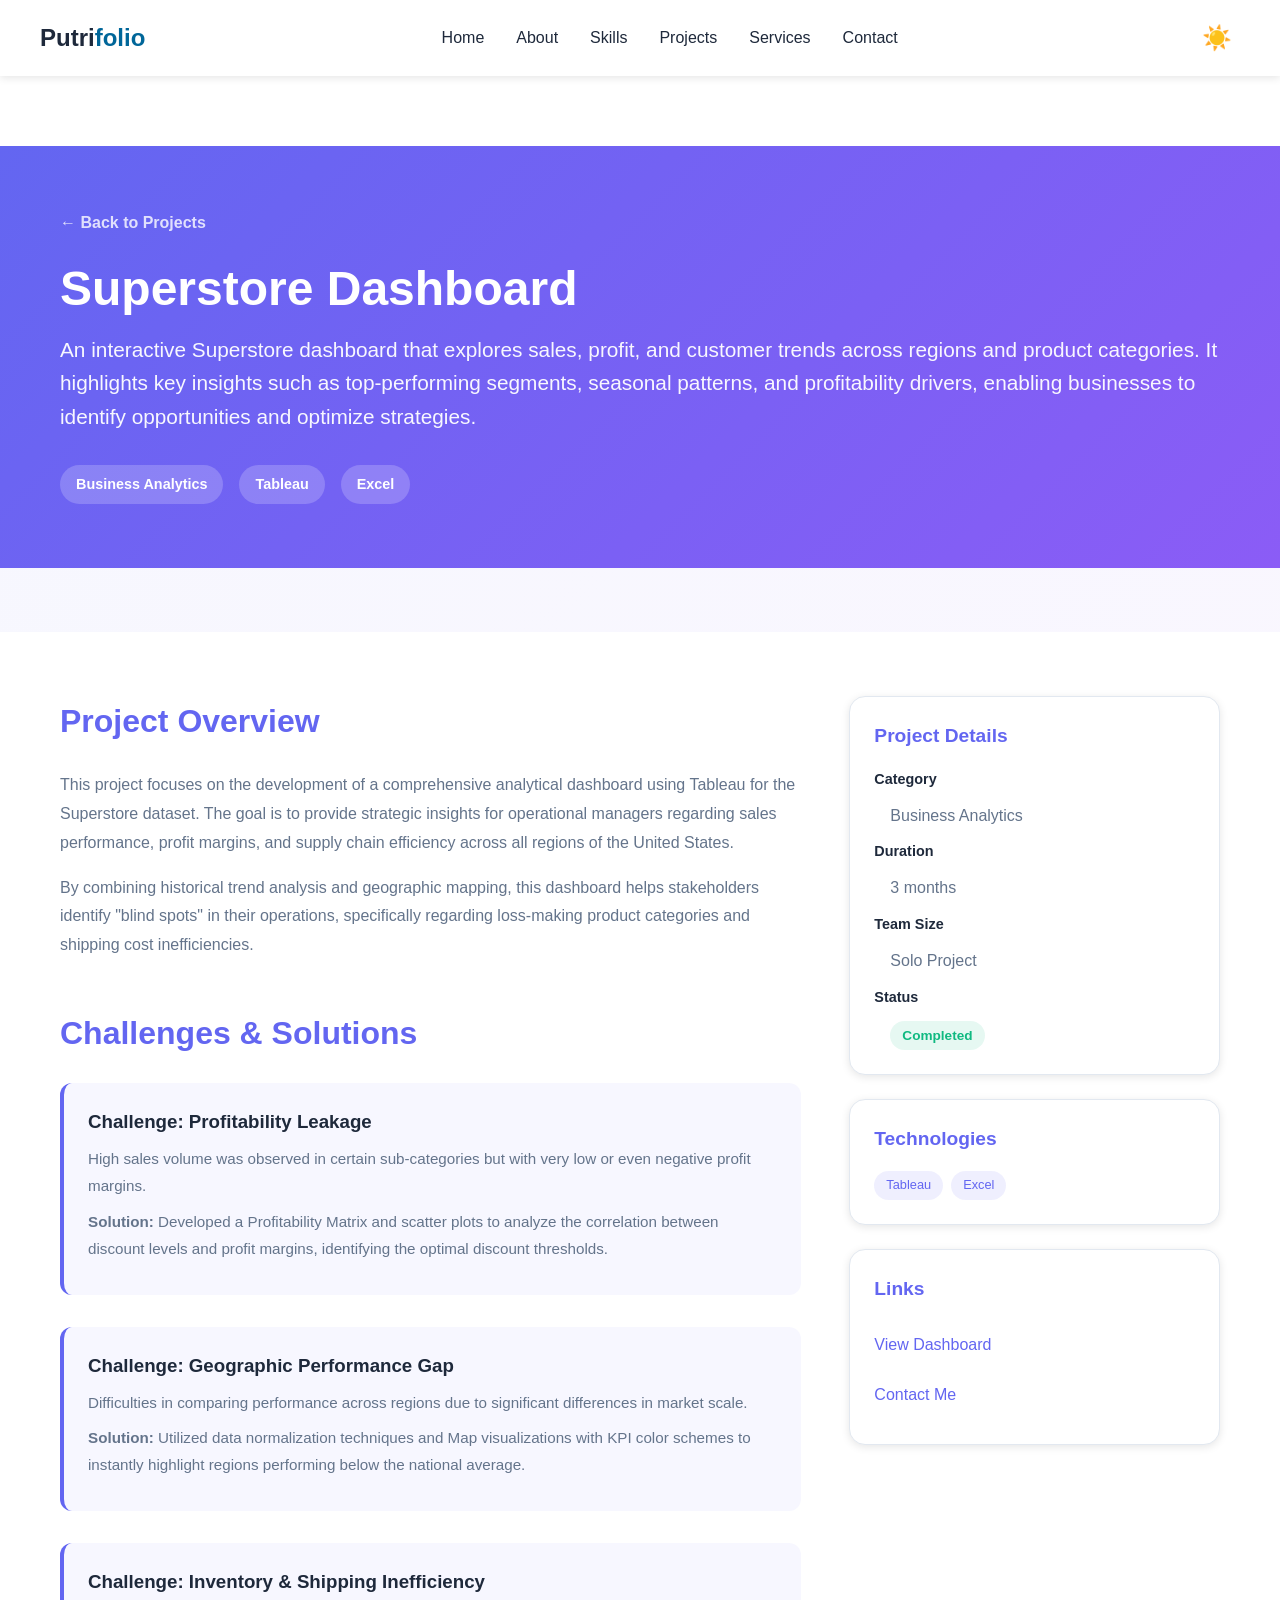
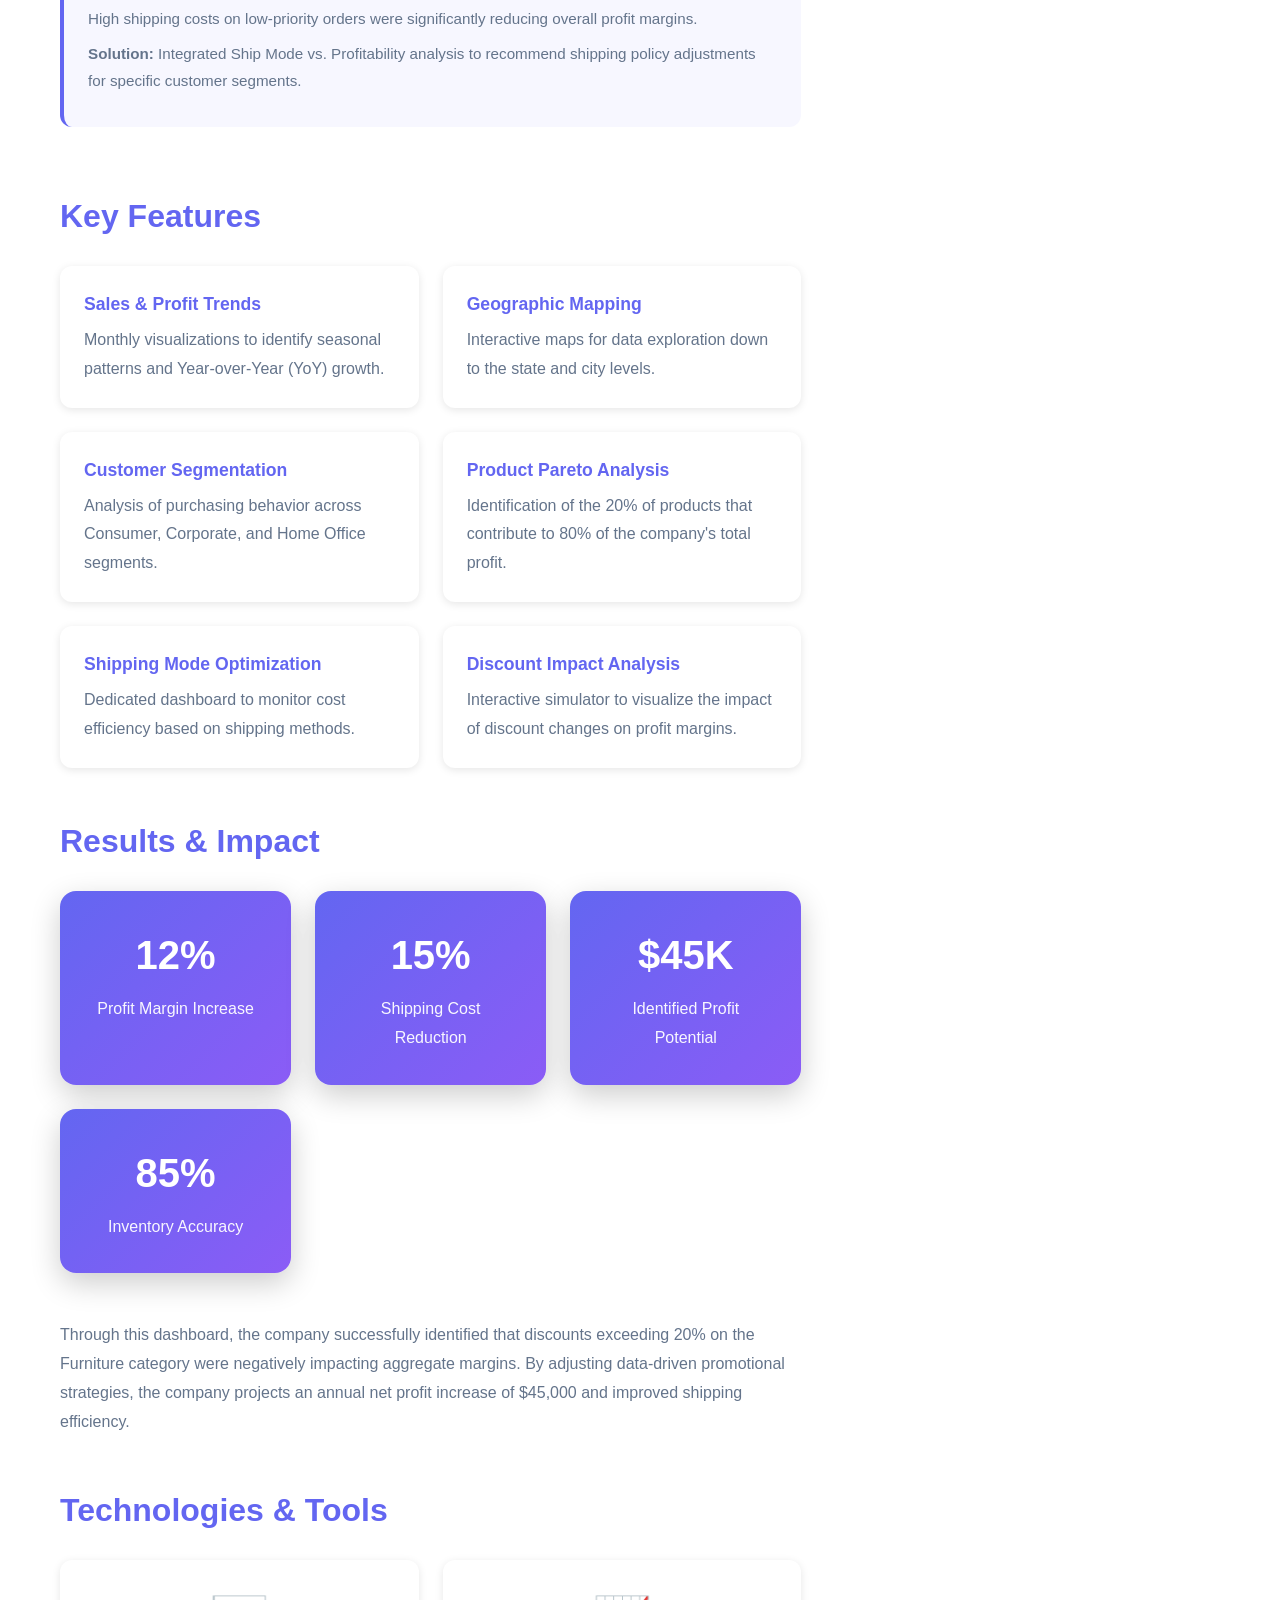
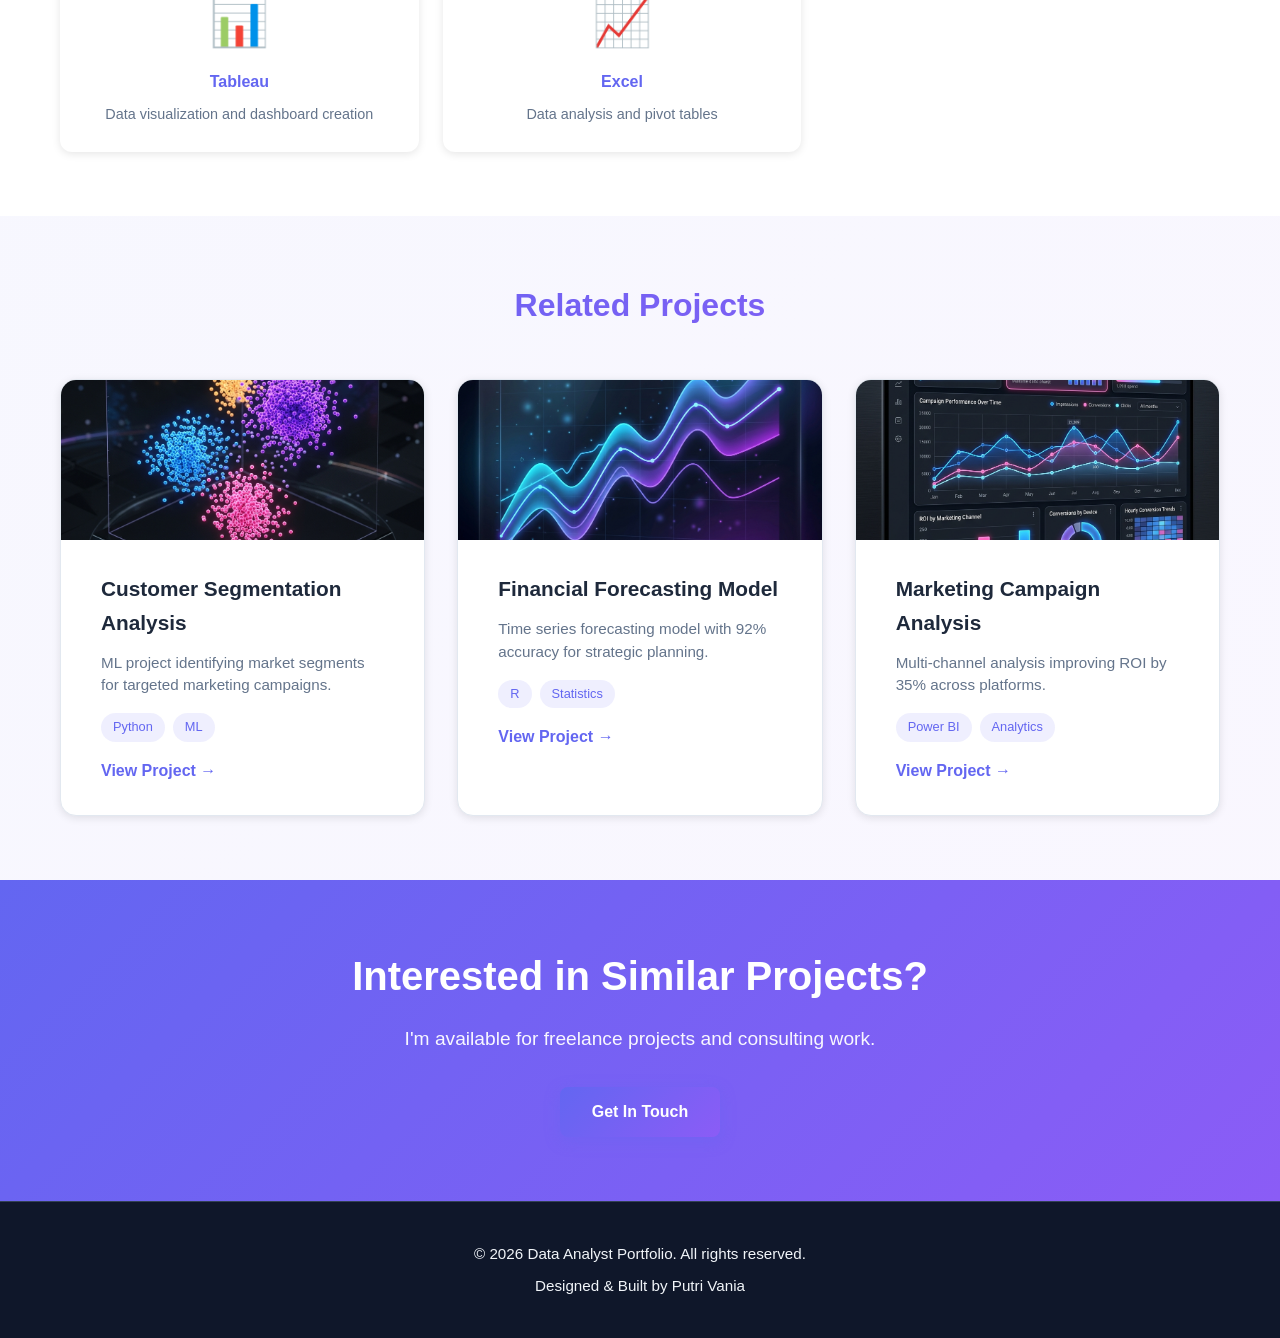
<file: project-1.html>
<!doctype html>
<html lang="en">
  <head>
    <meta charset="UTF-8" />
    <meta name="viewport" content="width=device-width, initial-scale=1.0" />
    <meta
      name="description"
      content="Sales Performance Dashboard - Interactive Tableau dashboard project"
    />
    <title>Sales Performance Dashboard | Data Analyst Portfolio</title>
    <link rel="stylesheet" href="styles.css" />
  </head>
  <body>
    <!-- Navigation -->
    <nav class="navbar">
      <div class="container nav-container">
        <div class="logo">
          <a href="index.html">Putri<span>folio</span></a>
        </div>
        <ul class="nav-menu">
          <li><a href="index.html#home" class="nav-link">Home</a></li>
          <li><a href="index.html#about" class="nav-link">About</a></li>
          <li><a href="index.html#skills" class="nav-link">Skills</a></li>
          <li><a href="index.html#projects" class="nav-link">Projects</a></li>
          <li><a href="index.html#services" class="nav-link">Services</a></li>
          <li><a href="index.html#contact" class="nav-link">Contact</a></li>
        </ul>
        <div class="nav-buttons">
          <button
            class="theme-toggle"
            id="themeToggle"
            aria-label="Toggle theme"
          >
            <span class="sun-icon">☀️</span>
            <span class="moon-icon">🌙</span>
          </button>
          <button class="hamburger" id="hamburger">
            <span></span>
            <span></span>
            <span></span>
          </button>
        </div>
      </div>
    </nav>

    <!-- Project Hero -->
    <section class="project-hero">
      <div class="container">
        <a href="index.html#projects" class="back-link">← Back to Projects</a>
        <h1>Superstore Dashboard</h1>
        <p class="project-subtitle">
          An interactive Superstore dashboard that explores sales, profit, and
          customer trends across regions and product categories. It highlights
          key insights such as top-performing segments, seasonal patterns, and
          profitability drivers, enabling businesses to identify opportunities
          and optimize strategies.
        </p>
        <div class="project-meta">
          <span class="meta-tag">Business Analytics</span>
          <span class="meta-tag">Tableau</span>
          <span class="meta-tag">Excel</span>
        </div>
      </div>
    </section>

    <!-- Project Embedded -->
    <section class="project-image-section">
      <div class="container">
        <div
          class="tableauPlaceholder"
          id="tableauViz"
          style="
            position: relative;
            width: 100%;
            display: flex;
            justify-content: center;
          "
        >
          <noscript>
            <a href="#">
              <img
                alt="Dashboard"
                src="https://public.tableau.com/static/images/Su/SuperstoreDashboard_17700159459440/Dashboard/1_rss.png"
                style="border: none; width: 100%"
              />
            </a>
          </noscript>

          <object class="tableauViz" style="display: none">
            <param name="host_url" value="https://public.tableau.com/" />
            <param name="embed_code_version" value="3" />
            <param
              name="name"
              value="SuperstoreDashboard_17700159459440/Dashboard"
            />
            <param name="tabs" value="no" />
            <param name="toolbar" value="yes" />
          </object>
        </div>
      </div>
    </section>

    <script type="text/javascript">
      var divElement = document.getElementById("tableauViz");
      var vizElement = divElement.getElementsByTagName("object")[0];

      vizElement.style.width = "1000px";
      vizElement.style.height = "730px";
      vizElement.style.maxWidth = "100%";
      vizElement.style.margin = "0 auto";

      var scriptElement = document.createElement("script");
      scriptElement.src =
        "https://public.tableau.com/javascripts/api/viz_v1.js";
      vizElement.parentNode.insertBefore(scriptElement, vizElement);
    </script>

    <!-- Project Content -->
    <section class="project-content">
      <div class="container">
        <div class="project-grid">
          <!-- Main Content -->
          <div class="project-main">
            <!-- Overview -->
            <div class="project-section">
              <h2>Project Overview</h2>
              <p>
                This project focuses on the development of a comprehensive
                analytical dashboard using Tableau for the Superstore dataset.
                The goal is to provide strategic insights for operational
                managers regarding sales performance, profit margins, and supply
                chain efficiency across all regions of the United States.
              </p>
              <p>
                By combining historical trend analysis and geographic mapping,
                this dashboard helps stakeholders identify "blind spots" in
                their operations, specifically regarding loss-making product
                categories and shipping cost inefficiencies.
              </p>
            </div>

            <!-- Challenges -->
            <div class="project-section">
              <h2>Challenges & Solutions</h2>
              <div class="challenge-item">
                <h3>Challenge: Profitability Leakage</h3>
                <p>
                  High sales volume was observed in certain sub-categories but
                  with very low or even negative profit margins.
                </p>
                <p>
                  <strong>Solution:</strong> Developed a Profitability Matrix
                  and scatter plots to analyze the correlation between discount
                  levels and profit margins, identifying the optimal discount
                  thresholds.
                </p>
              </div>
              <div class="challenge-item">
                <h3>Challenge: Geographic Performance Gap</h3>
                <p>
                  Difficulties in comparing performance across regions due to
                  significant differences in market scale.
                </p>
                <p>
                  <strong>Solution:</strong> Utilized data normalization
                  techniques and Map visualizations with KPI color schemes to
                  instantly highlight regions performing below the national
                  average.
                </p>
              </div>
              <div class="challenge-item">
                <h3>Challenge: Inventory & Shipping Inefficiency</h3>
                <p>
                  High shipping costs on low-priority orders were significantly
                  reducing overall profit margins.
                </p>
                <p>
                  <strong>Solution:</strong> Integrated Ship Mode vs.
                  Profitability analysis to recommend shipping policy
                  adjustments for specific customer segments.
                </p>
              </div>
            </div>

            <!-- Key Features -->
            <div class="project-section">
              <h2>Key Features</h2>
              <ul class="features-detailed">
                <li>
                  <strong>Sales & Profit Trends</strong>
                  <p>
                    Monthly visualizations to identify seasonal patterns and
                    Year-over-Year (YoY) growth.
                  </p>
                </li>
                <li>
                  <strong>Geographic Mapping</strong>
                  <p>
                    Interactive maps for data exploration down to the state and
                    city levels.
                  </p>
                </li>
                <li>
                  <strong>Customer Segmentation</strong>
                  <p>
                    Analysis of purchasing behavior across Consumer, Corporate,
                    and Home Office segments.
                  </p>
                </li>
                <li>
                  <strong>Product Pareto Analysis</strong>
                  <p>
                    Identification of the 20% of products that contribute to 80%
                    of the company's total profit.
                  </p>
                </li>
                <li>
                  <strong>Shipping Mode Optimization</strong>
                  <p>
                    Dedicated dashboard to monitor cost efficiency based on
                    shipping methods.
                  </p>
                </li>
                <li>
                  <strong>Discount Impact Analysis</strong>
                  <p>
                    Interactive simulator to visualize the impact of discount
                    changes on profit margins.
                  </p>
                </li>
              </ul>
            </div>

            <!-- Results -->
            <div class="project-section">
              <h2>Results & Impact</h2>
              <div class="results-grid">
                <div class="result-card">
                  <h3>12%</h3>
                  <p>Profit Margin Increase</p>
                </div>
                <div class="result-card">
                  <h3>15%</h3>
                  <p>Shipping Cost Reduction</p>
                </div>
                <div class="result-card">
                  <h3>$45K</h3>
                  <p>Identified Profit Potential</p>
                </div>
                <div class="result-card">
                  <h3>85%</h3>
                  <p>Inventory Accuracy</p>
                </div>
              </div>
              <p>
                Through this dashboard, the company successfully identified that
                discounts exceeding 20% on the Furniture category were
                negatively impacting aggregate margins. By adjusting data-driven
                promotional strategies, the company projects an annual net
                profit increase of $45,000 and improved shipping efficiency.
              </p>
            </div>

            <!-- Technologies -->
            <div class="project-section">
              <h2>Technologies & Tools</h2>
              <div class="tech-grid">
                <div class="tech-card">
                  <span class="tech-icon">📊</span>
                  <h4>Tableau</h4>
                  <p>Data visualization and dashboard creation</p>
                </div>
                <div class="tech-card">
                  <span class="tech-icon">📈</span>
                  <h4>Excel</h4>
                  <p>Data analysis and pivot tables</p>
                </div>
              </div>
            </div>
          </div>

          <!-- Sidebar -->
          <aside class="project-sidebar">
            <div class="sidebar-card">
              <h3>Project Details</h3>
              <dl>
                <dt>Category</dt>
                <dd>Business Analytics</dd>
                <dt>Duration</dt>
                <dd>3 months</dd>
                <dt>Team Size</dt>
                <dd>Solo Project</dd>
                <dt>Status</dt>
                <dd><span class="status-badge completed">Completed</span></dd>
              </dl>
            </div>

            <div class="sidebar-card">
              <h3>Technologies</h3>
              <div class="tag-list">
                <span class="tag">Tableau</span>
                <span class="tag">Excel</span>
              </div>
            </div>

            <div class="sidebar-card">
              <h3>Links</h3>
              <a
                href="https://public.tableau.com/app/profile/putri.vania/viz/SuperstoreDashboardViz/Dashboard"
                class="sidebar-link"
                target="_blank"
                >View Dashboard</a
              >
              <a href="mailto:putrivania070@gmail.com" class="sidebar-link">Contact Me</a>
            </div>
          </aside>
        </div>
      </div>
    </section>

    <!-- Related Projects -->
    <section class="related-projects">
      <div class="container">
        <h2>Related Projects</h2>
        <div class="projects-grid">
          <div class="project-card">
            <div class="project-image">
              <img
                src="assets/customer_segmentation.png"
                alt="Customer Segmentation Analysis"
              />
            </div>
            <div class="project-content">
              <h3>Customer Segmentation Analysis</h3>
              <p>
                ML project identifying market segments for targeted marketing
                campaigns.
              </p>
              <div class="project-tags">
                <span class="tag">Python</span>
                <span class="tag">ML</span>
              </div>
              <a href="project-2.html" class="project-link">View Project →</a>
            </div>
          </div>

          <div class="project-card">
            <div class="project-image">
              <img
                src="assets/financial_forecasting.png"
                alt="Financial Forecasting Model"
              />
            </div>
            <div class="project-content">
              <h3>Financial Forecasting Model</h3>
              <p>
                Time series forecasting model with 92% accuracy for strategic
                planning.
              </p>
              <div class="project-tags">
                <span class="tag">R</span>
                <span class="tag">Statistics</span>
              </div>
              <a href="project-3.html" class="project-link">View Project →</a>
            </div>
          </div>

          <div class="project-card">
            <div class="project-image">
              <img
                src="assets/marketing_analytics.png"
                alt="Marketing Campaign Analysis"
              />
            </div>
            <div class="project-content">
              <h3>Marketing Campaign Analysis</h3>
              <p>
                Multi-channel analysis improving ROI by 35% across platforms.
              </p>
              <div class="project-tags">
                <span class="tag">Power BI</span>
                <span class="tag">Analytics</span>
              </div>
              <a href="project-4.html" class="project-link">View Project →</a>
            </div>
          </div>
        </div>
      </div>
    </section>

    <!-- CTA Section -->
    <section class="project-cta">
      <div class="container">
        <h2>Interested in Similar Projects?</h2>
        <p>I'm available for freelance projects and consulting work.</p>
        <a href="index.html#contact" class="btn btn-primary">Get In Touch</a>
      </div>
    </section>

    <!-- Footer -->
    <footer class="footer">
      <div class="container">
        <p>&copy; 2026 Data Analyst Portfolio. All rights reserved.</p>
        <p>Designed & Built by Putri Vania</p>
      </div>
    </footer>

    <script src="script.js"></script>
  </body>
</html>
</file>
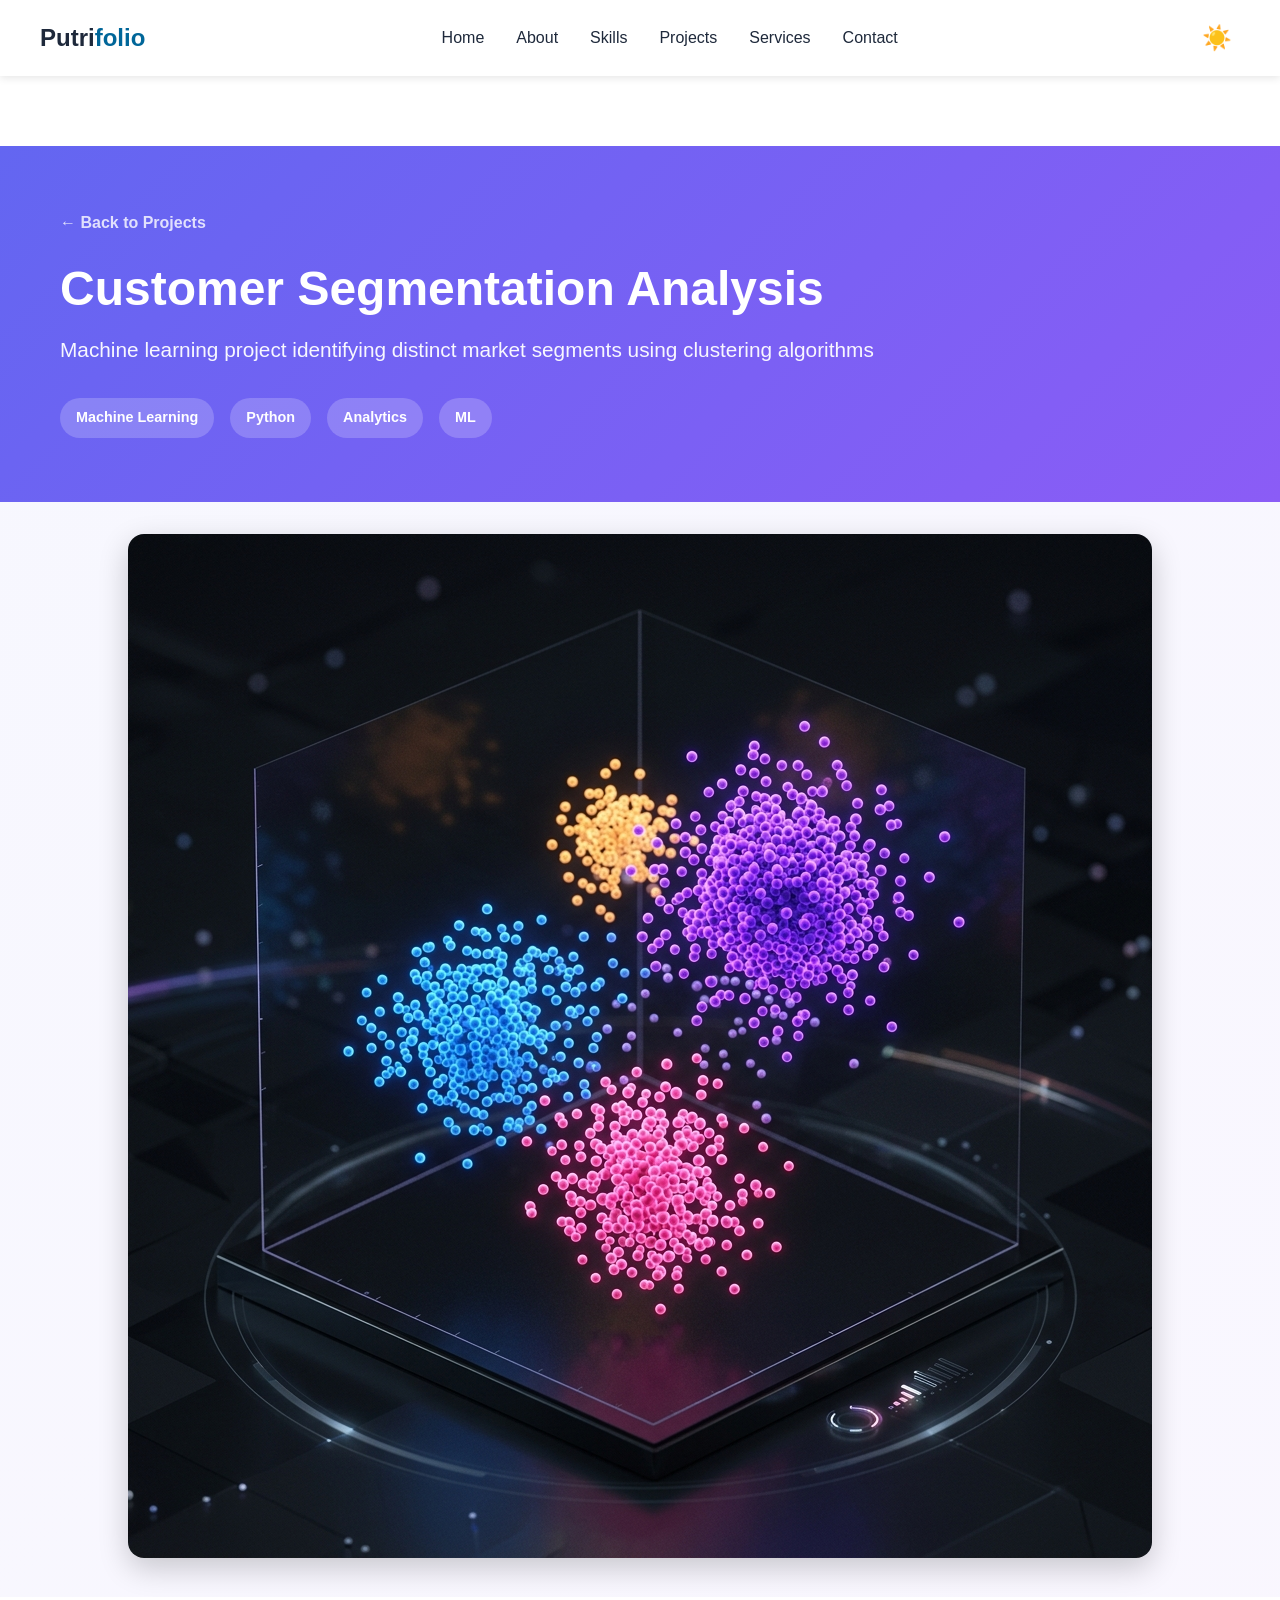
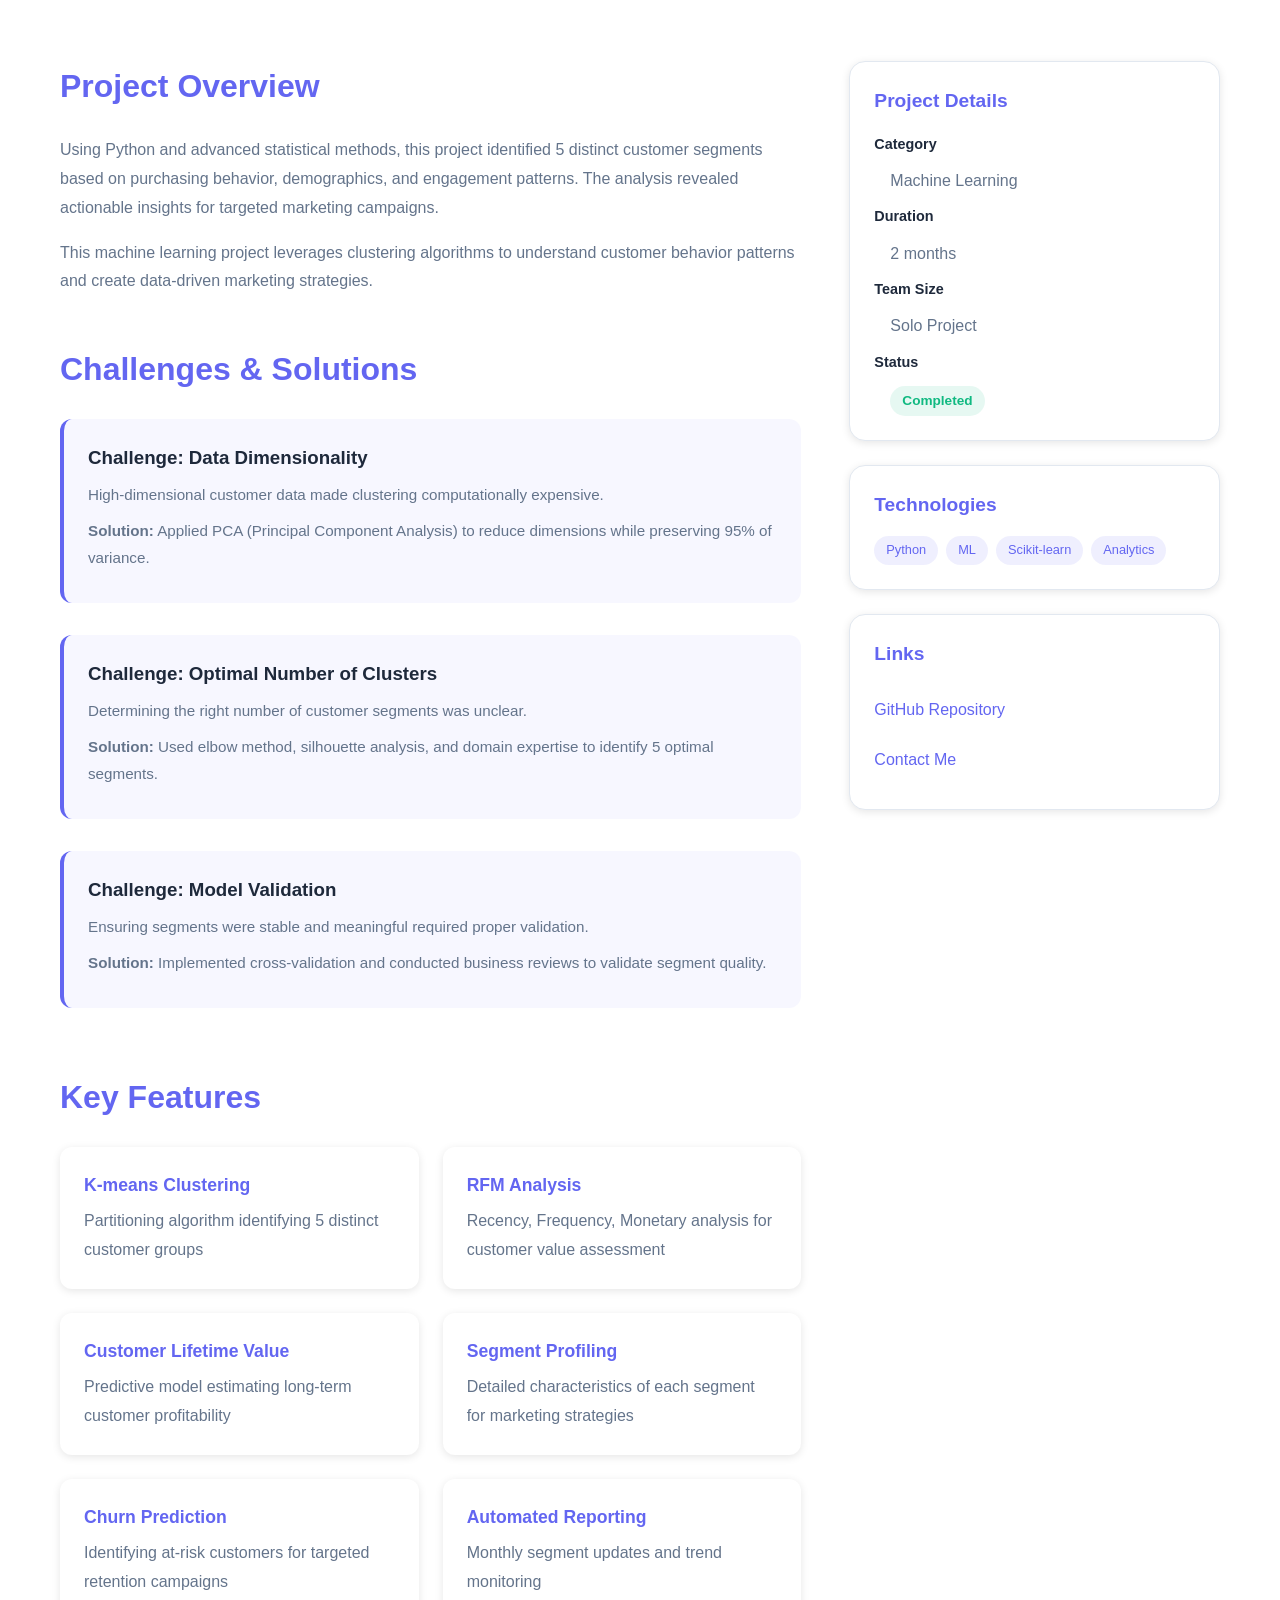
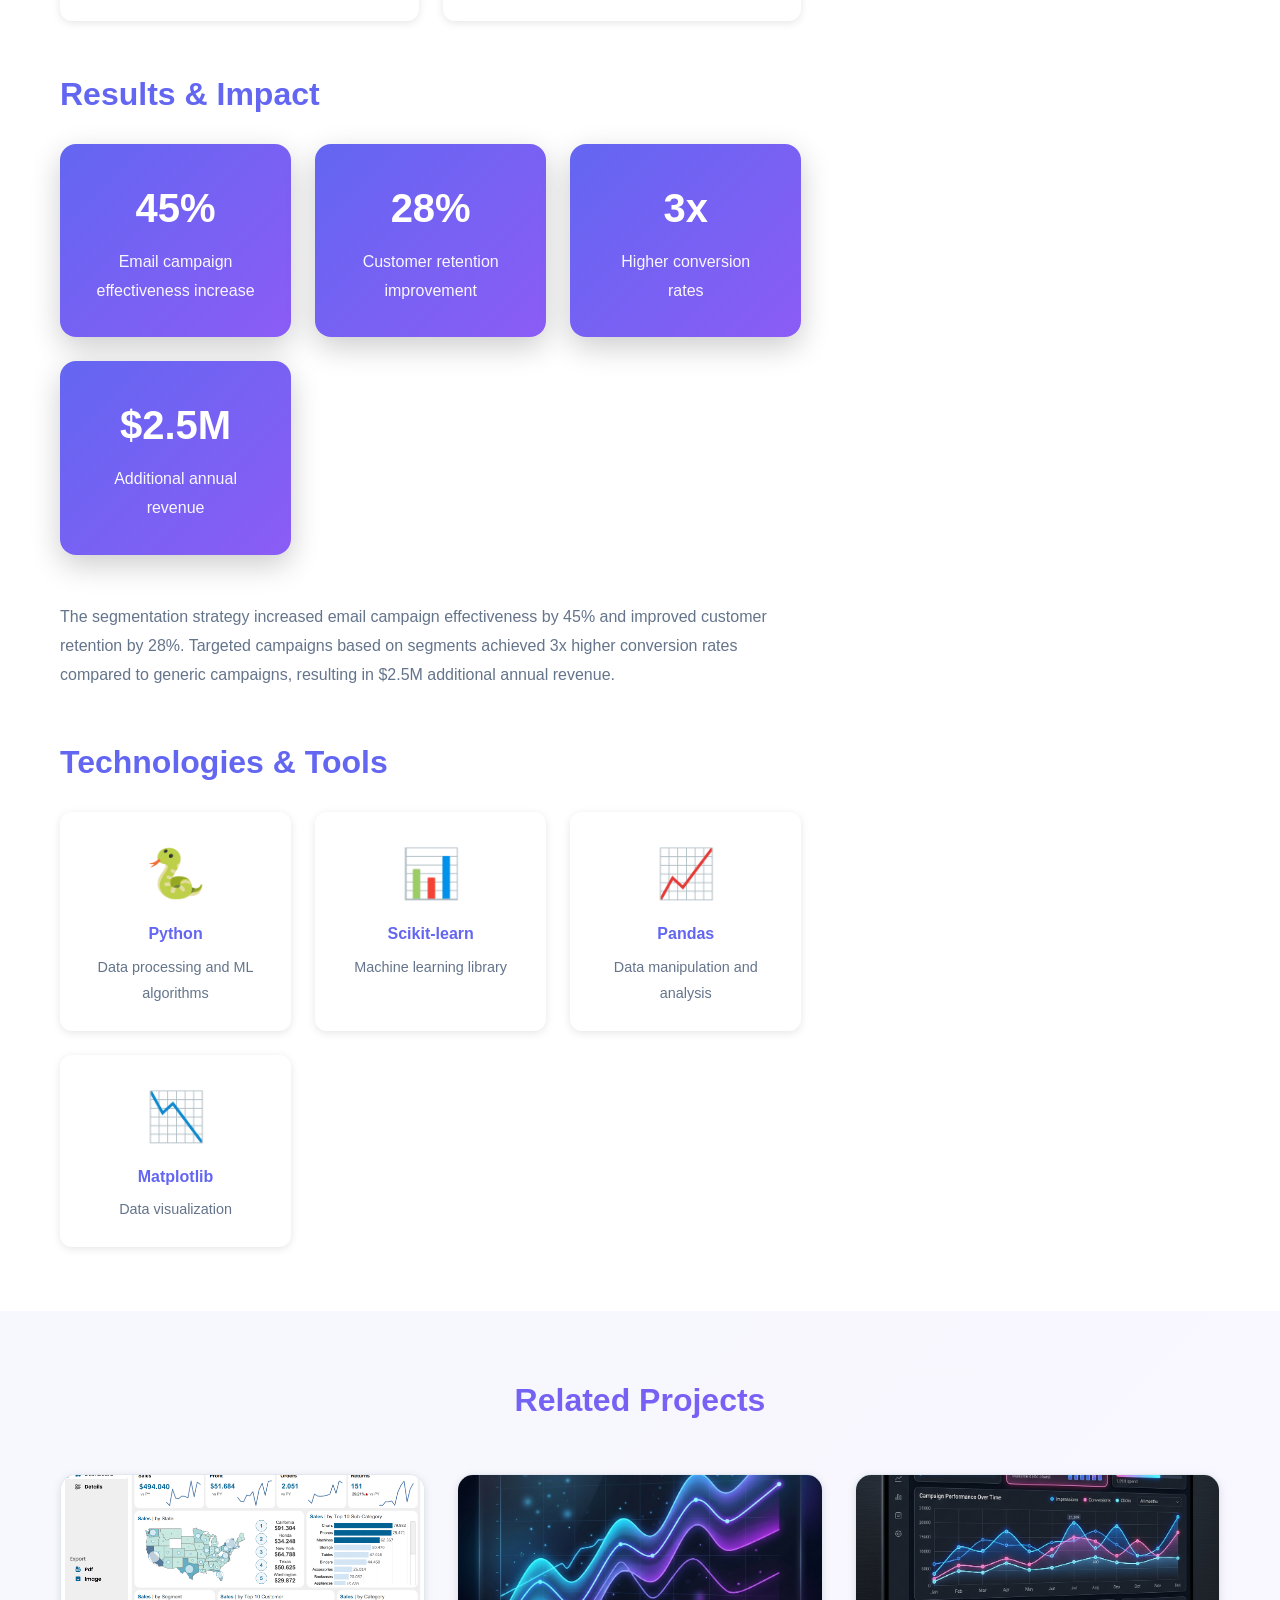
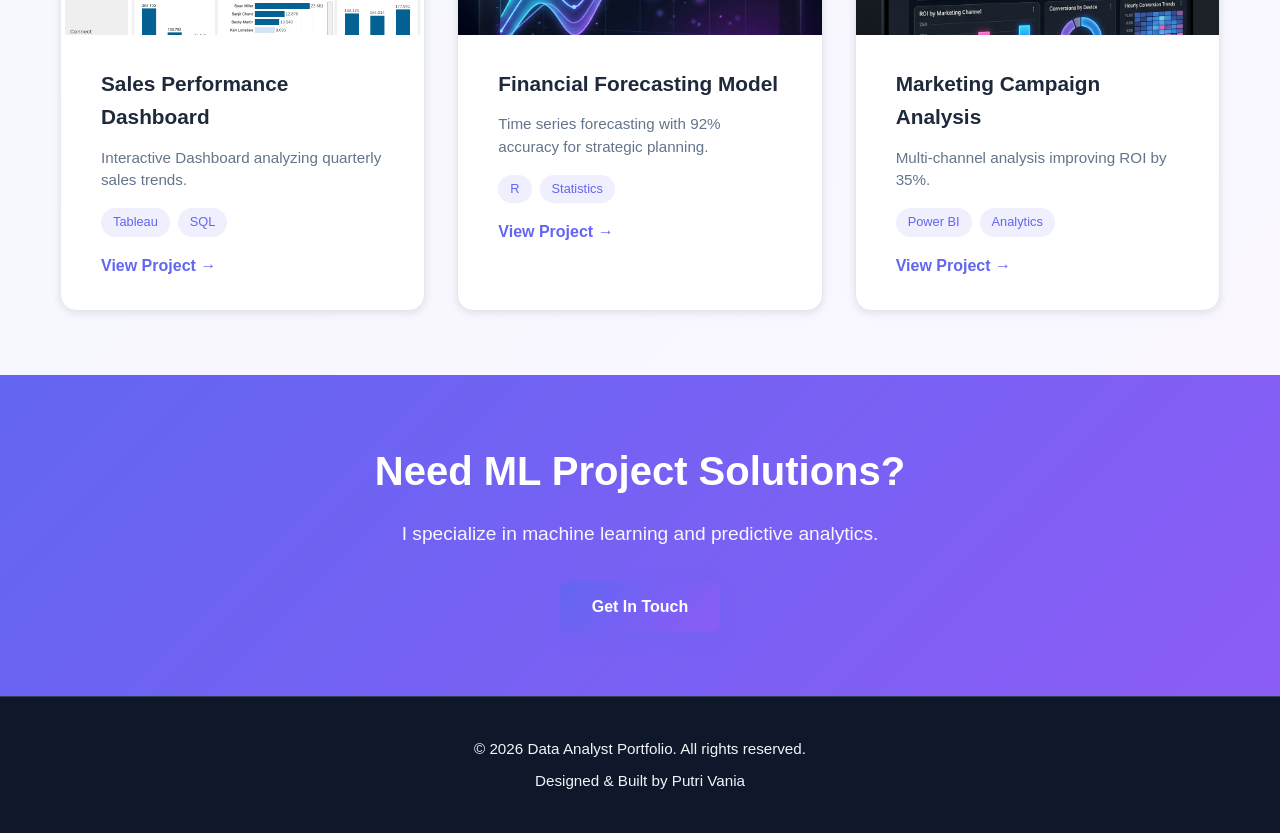
<file: project-2.html>
<!DOCTYPE html>
<html lang="en">
<head>
    <meta charset="UTF-8">
    <meta name="viewport" content="width=device-width, initial-scale=1.0">
    <meta name="description" content="Customer Segmentation Analysis - Machine Learning project using Python">
    <title>Customer Segmentation Analysis | Data Analyst Portfolio</title>
    <link rel="stylesheet" href="styles.css">
</head>
<body>
    <!-- Navigation -->
    <nav class="navbar">
        <div class="container nav-container">
            <div class="logo">
                <a href="index.html">Putri<span>folio</span></a>
            </div>
            <ul class="nav-menu">
                <li><a href="index.html#home" class="nav-link">Home</a></li>
                <li><a href="index.html#about" class="nav-link">About</a></li>
                <li><a href="index.html#skills" class="nav-link">Skills</a></li>
                <li><a href="index.html#projects" class="nav-link">Projects</a></li>
                <li><a href="index.html#services" class="nav-link">Services</a></li>
                <li><a href="index.html#contact" class="nav-link">Contact</a></li>
            </ul>
            <div class="nav-buttons">
                <button class="theme-toggle" id="themeToggle" aria-label="Toggle theme">
                    <span class="sun-icon">☀️</span>
                    <span class="moon-icon">🌙</span>
                </button>
                <button class="hamburger" id="hamburger">
                    <span></span>
                    <span></span>
                    <span></span>
                </button>
            </div>
        </div>
    </nav>

    <!-- Project Hero -->
    <section class="project-hero">
        <div class="container">
            <a href="index.html#projects" class="back-link">← Back to Projects</a>
            <h1>Customer Segmentation Analysis</h1>
            <p class="project-subtitle">Machine learning project identifying distinct market segments using clustering algorithms</p>
            <div class="project-meta">
                <span class="meta-tag">Machine Learning</span>
                <span class="meta-tag">Python</span>
                <span class="meta-tag">Analytics</span>
                <span class="meta-tag">ML</span>
            </div>
        </div>
    </section>

    <!-- Project Image -->
    <section class="project-image-section">
        <div class="container">
            <img src="assets/customer_segmentation.png" alt="Customer Segmentation Analysis" class="project-feature-image">
        </div>
    </section>

    <!-- Project Content -->
    <section class="project-content">
        <div class="container">
            <div class="project-grid">
                <!-- Main Content -->
                <div class="project-main">
                    <!-- Overview -->
                    <div class="project-section">
                        <h2>Project Overview</h2>
                        <p>Using Python and advanced statistical methods, this project identified 5 distinct customer segments based on purchasing behavior, demographics, and engagement patterns. The analysis revealed actionable insights for targeted marketing campaigns.</p>
                        <p>This machine learning project leverages clustering algorithms to understand customer behavior patterns and create data-driven marketing strategies.</p>
                    </div>

                    <!-- Challenges -->
                    <div class="project-section">
                        <h2>Challenges & Solutions</h2>
                        <div class="challenge-item">
                            <h3>Challenge: Data Dimensionality</h3>
                            <p>High-dimensional customer data made clustering computationally expensive.</p>
                            <p><strong>Solution:</strong> Applied PCA (Principal Component Analysis) to reduce dimensions while preserving 95% of variance.</p>
                        </div>
                        <div class="challenge-item">
                            <h3>Challenge: Optimal Number of Clusters</h3>
                            <p>Determining the right number of customer segments was unclear.</p>
                            <p><strong>Solution:</strong> Used elbow method, silhouette analysis, and domain expertise to identify 5 optimal segments.</p>
                        </div>
                        <div class="challenge-item">
                            <h3>Challenge: Model Validation</h3>
                            <p>Ensuring segments were stable and meaningful required proper validation.</p>
                            <p><strong>Solution:</strong> Implemented cross-validation and conducted business reviews to validate segment quality.</p>
                        </div>
                    </div>

                    <!-- Key Features -->
                    <div class="project-section">
                        <h2>Key Features</h2>
                        <ul class="features-detailed">
                            <li>
                                <strong>K-means Clustering</strong>
                                <p>Partitioning algorithm identifying 5 distinct customer groups</p>
                            </li>
                            <li>
                                <strong>RFM Analysis</strong>
                                <p>Recency, Frequency, Monetary analysis for customer value assessment</p>
                            </li>
                            <li>
                                <strong>Customer Lifetime Value</strong>
                                <p>Predictive model estimating long-term customer profitability</p>
                            </li>
                            <li>
                                <strong>Segment Profiling</strong>
                                <p>Detailed characteristics of each segment for marketing strategies</p>
                            </li>
                            <li>
                                <strong>Churn Prediction</strong>
                                <p>Identifying at-risk customers for targeted retention campaigns</p>
                            </li>
                            <li>
                                <strong>Automated Reporting</strong>
                                <p>Monthly segment updates and trend monitoring</p>
                            </li>
                        </ul>
                    </div>

                    <!-- Results -->
                    <div class="project-section">
                        <h2>Results & Impact</h2>
                        <div class="results-grid">
                            <div class="result-card">
                                <h3>45%</h3>
                                <p>Email campaign effectiveness increase</p>
                            </div>
                            <div class="result-card">
                                <h3>28%</h3>
                                <p>Customer retention improvement</p>
                            </div>
                            <div class="result-card">
                                <h3>3x</h3>
                                <p>Higher conversion rates</p>
                            </div>
                            <div class="result-card">
                                <h3>$2.5M</h3>
                                <p>Additional annual revenue</p>
                            </div>
                        </div>
                        <p>The segmentation strategy increased email campaign effectiveness by 45% and improved customer retention by 28%. Targeted campaigns based on segments achieved 3x higher conversion rates compared to generic campaigns, resulting in $2.5M additional annual revenue.</p>
                    </div>

                    <!-- Technologies -->
                    <div class="project-section">
                        <h2>Technologies & Tools</h2>
                        <div class="tech-grid">
                            <div class="tech-card">
                                <span class="tech-icon">🐍</span>
                                <h4>Python</h4>
                                <p>Data processing and ML algorithms</p>
                            </div>
                            <div class="tech-card">
                                <span class="tech-icon">📊</span>
                                <h4>Scikit-learn</h4>
                                <p>Machine learning library</p>
                            </div>
                            <div class="tech-card">
                                <span class="tech-icon">📈</span>
                                <h4>Pandas</h4>
                                <p>Data manipulation and analysis</p>
                            </div>
                            <div class="tech-card">
                                <span class="tech-icon">📉</span>
                                <h4>Matplotlib</h4>
                                <p>Data visualization</p>
                            </div>
                        </div>
                    </div>
                </div>

                <!-- Sidebar -->
                <aside class="project-sidebar">
                    <div class="sidebar-card">
                        <h3>Project Details</h3>
                        <dl>
                            <dt>Category</dt>
                            <dd>Machine Learning</dd>
                            <dt>Duration</dt>
                            <dd>2 months</dd>
                            <dt>Team Size</dt>
                            <dd>Solo Project</dd>
                            <dt>Status</dt>
                            <dd><span class="status-badge completed">Completed</span></dd>
                        </dl>
                    </div>

                    <div class="sidebar-card">
                        <h3>Technologies</h3>
                        <div class="tag-list">
                            <span class="tag">Python</span>
                            <span class="tag">ML</span>
                            <span class="tag">Scikit-learn</span>
                            <span class="tag">Analytics</span>
                        </div>
                    </div>

                    <div class="sidebar-card">
                        <h3>Links</h3>
                        <a href="https://github.com" class="sidebar-link" target="_blank">GitHub Repository</a>
                        <a href="mailto:putrivania070@gmail.com" class="sidebar-link">Contact Me</a>
                    </div>
                </aside>
            </div>
        </div>
    </section>

    <!-- Related Projects -->
    <section class="related-projects">
        <div class="container">
            <h2>Related Projects</h2>
            <div class="projects-grid">
                <div class="project-card">
                    <div class="project-image">
                        <img src="assets/Dashboard Superstore Poppins.png" alt="Sales Performance Dashboard">
                    </div>
                    <div class="project-content">
                        <h3>Sales Performance Dashboard</h3>
                        <p>Interactive Dashboard analyzing quarterly sales trends.</p>
                        <div class="project-tags">
                            <span class="tag">Tableau</span>
                            <span class="tag">SQL</span>
                        </div>
                        <a href="project-1.html" class="project-link">View Project →</a>
                    </div>
                </div>

                <div class="project-card">
                    <div class="project-image">
                        <img src="assets/financial_forecasting.png" alt="Financial Forecasting Model">
                    </div>
                    <div class="project-content">
                        <h3>Financial Forecasting Model</h3>
                        <p>Time series forecasting with 92% accuracy for strategic planning.</p>
                        <div class="project-tags">
                            <span class="tag">R</span>
                            <span class="tag">Statistics</span>
                        </div>
                        <a href="project-3.html" class="project-link">View Project →</a>
                    </div>
                </div>

                <div class="project-card">
                    <div class="project-image">
                        <img src="assets/marketing_analytics.png" alt="Marketing Campaign Analysis">
                    </div>
                    <div class="project-content">
                        <h3>Marketing Campaign Analysis</h3>
                        <p>Multi-channel analysis improving ROI by 35%.</p>
                        <div class="project-tags">
                            <span class="tag">Power BI</span>
                            <span class="tag">Analytics</span>
                        </div>
                        <a href="project-4.html" class="project-link">View Project →</a>
                    </div>
                </div>
            </div>
        </div>
    </section>

    <!-- CTA Section -->
    <section class="project-cta">
        <div class="container">
            <h2>Need ML Project Solutions?</h2>
            <p>I specialize in machine learning and predictive analytics.</p>
            <a href="index.html#contact" class="btn btn-primary">Get In Touch</a>
        </div>
    </section>

    <!-- Footer -->
    <footer class="footer">
        <div class="container">
            <p>&copy; 2026 Data Analyst Portfolio. All rights reserved.</p>
            <p>Designed & Built by Putri Vania</p>
        </div>
    </footer>

    <script src="script.js"></script>
</body>
</html>
</file>
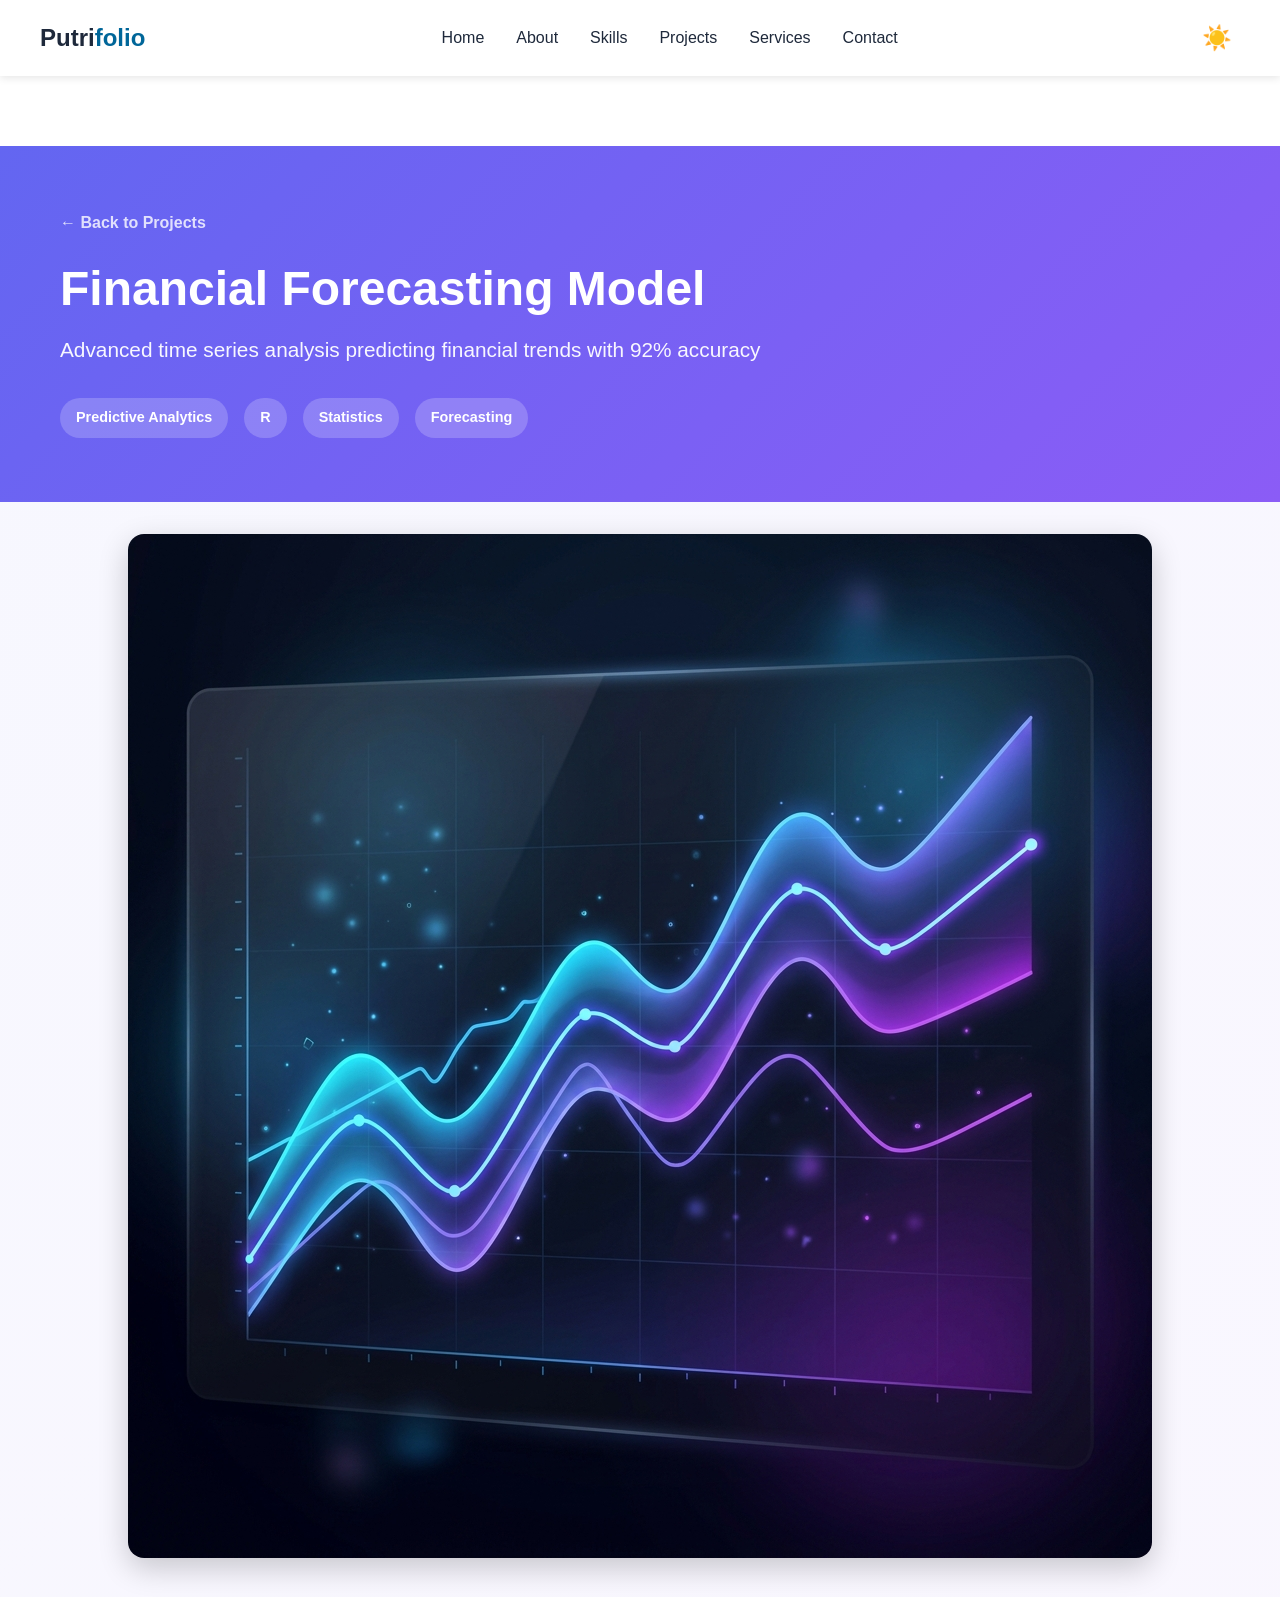
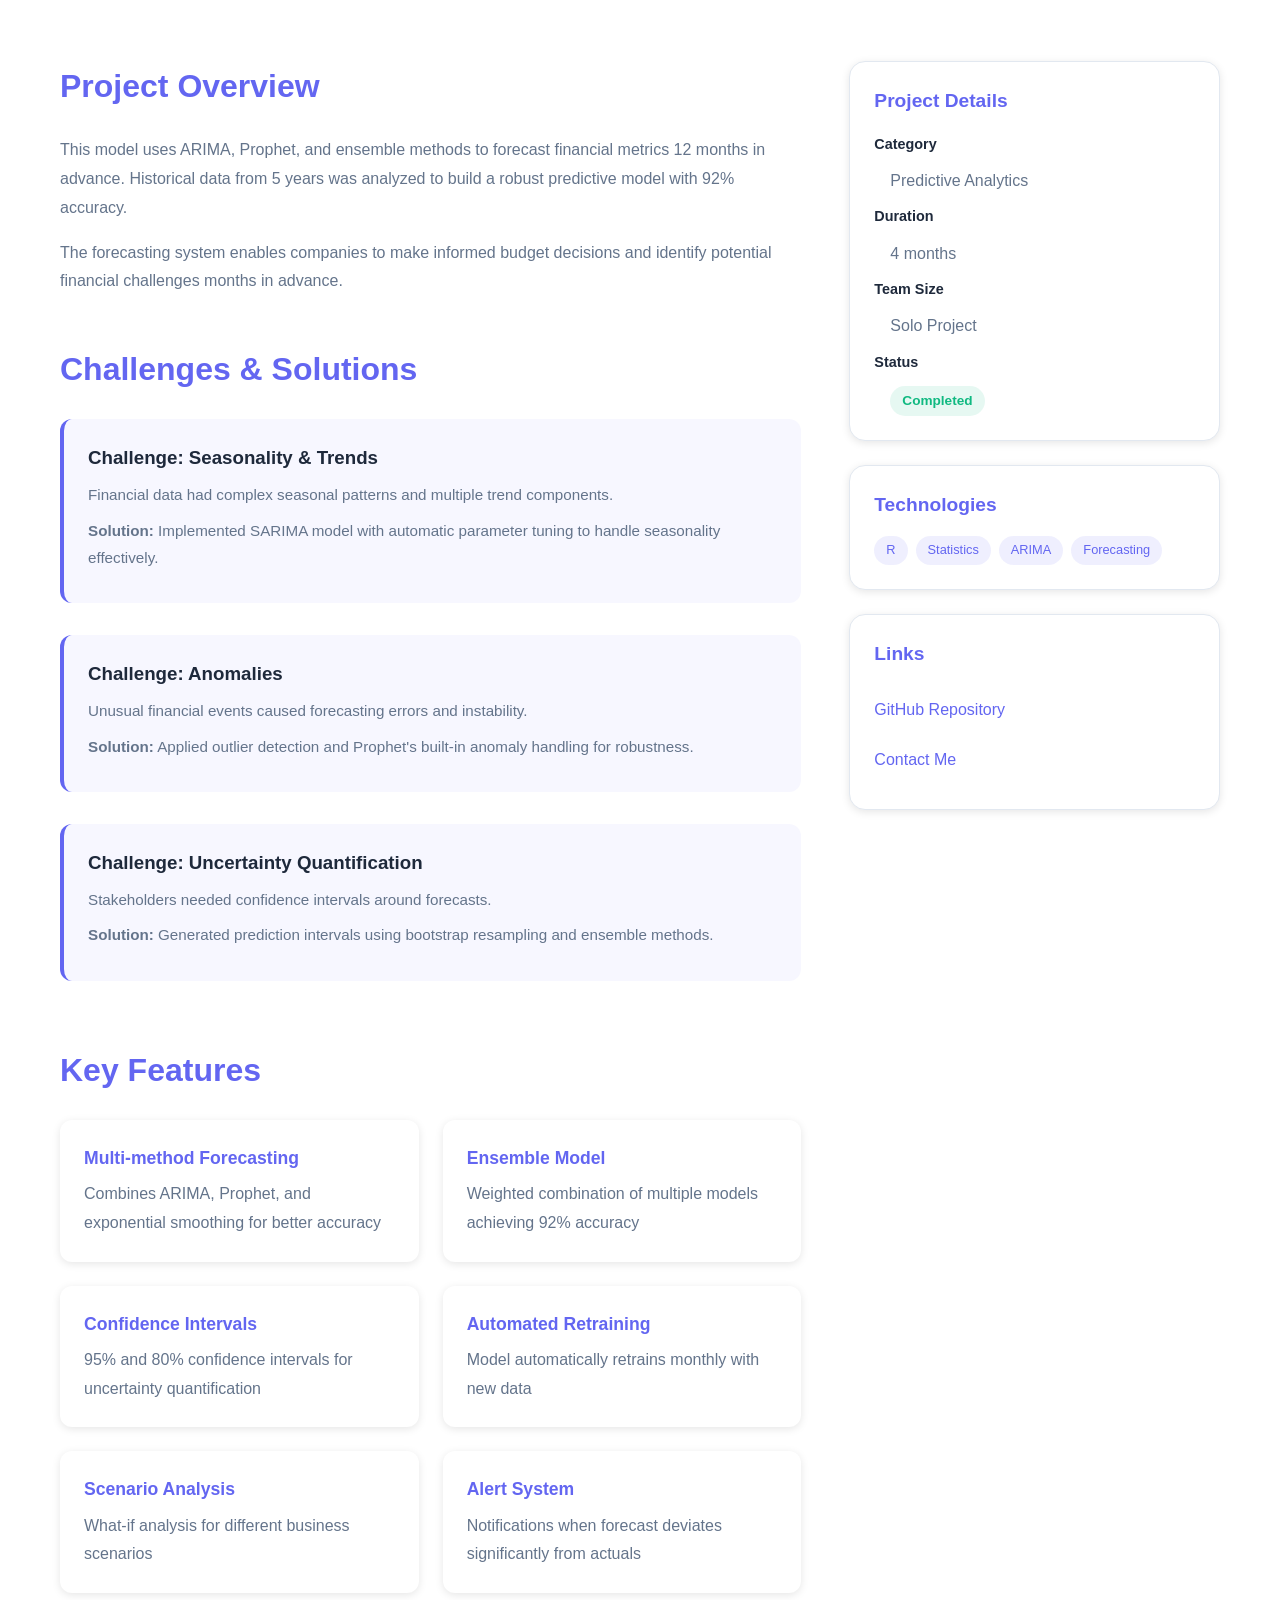
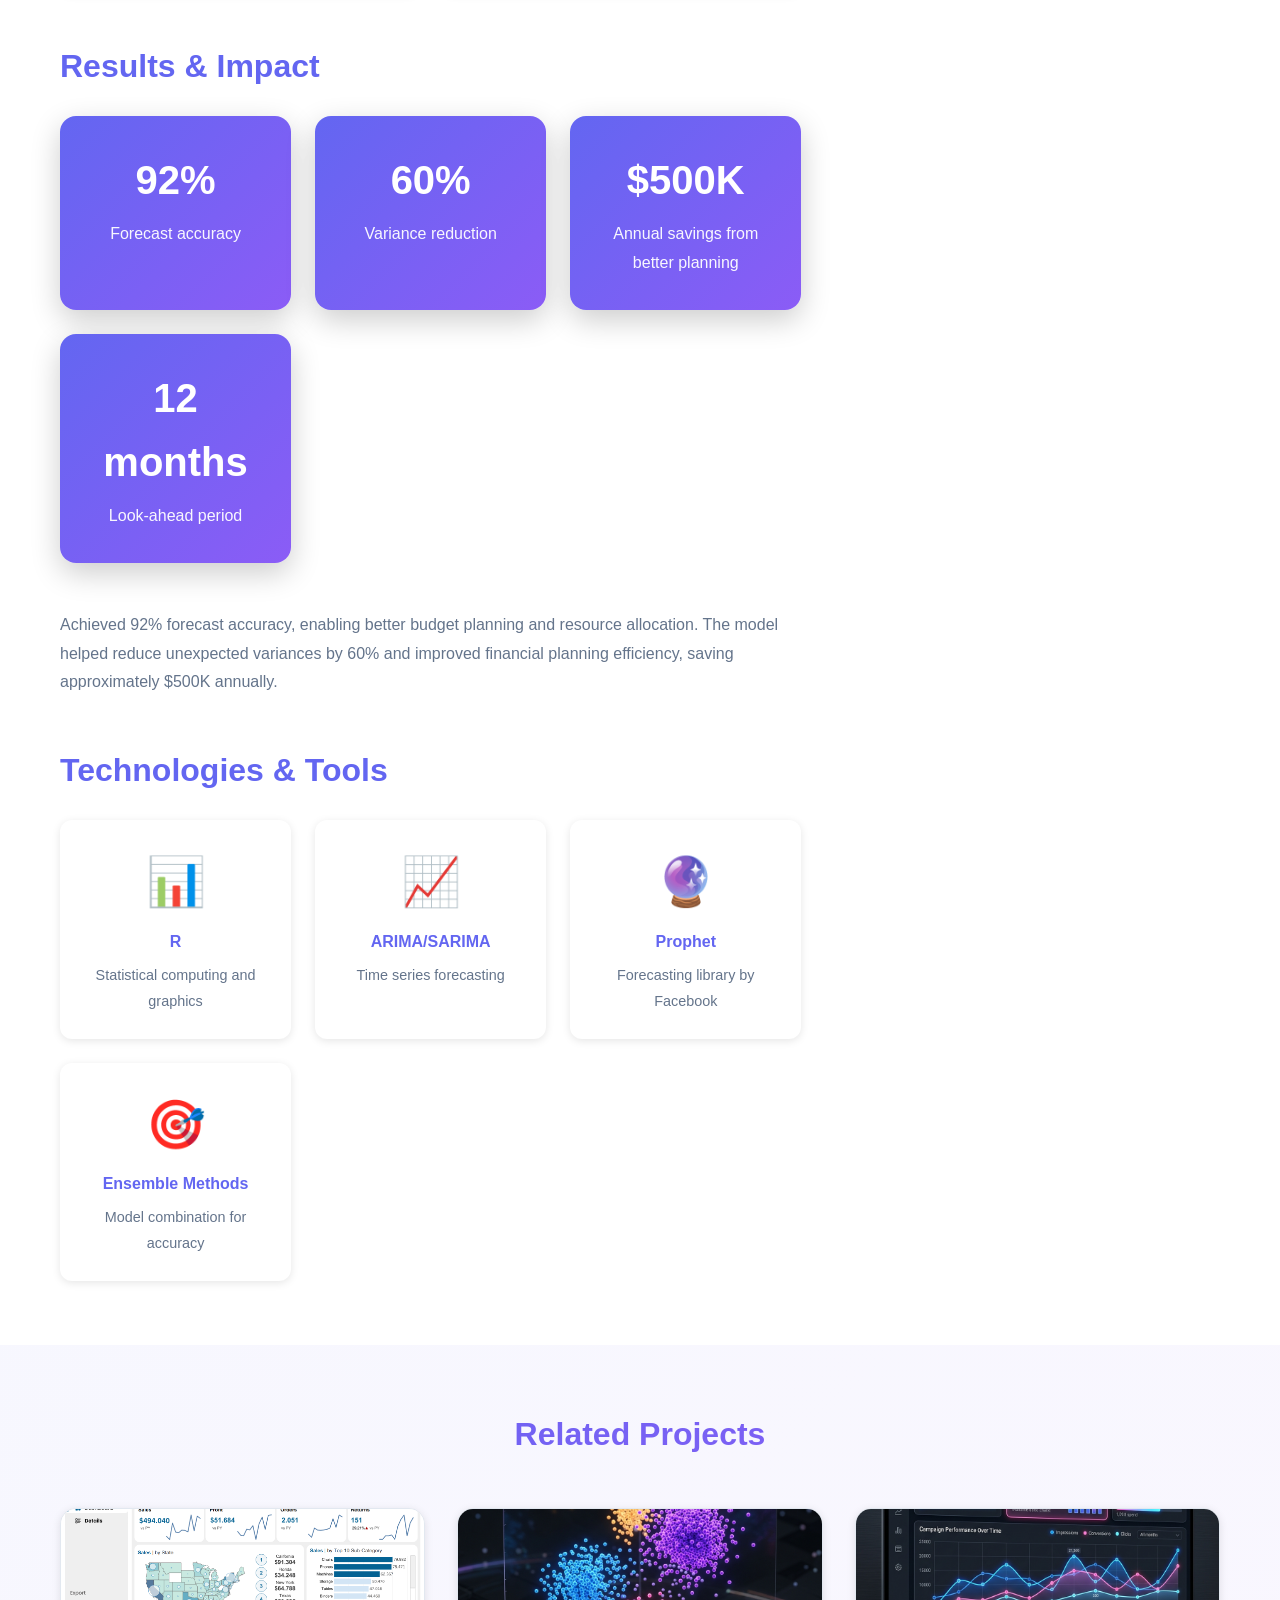
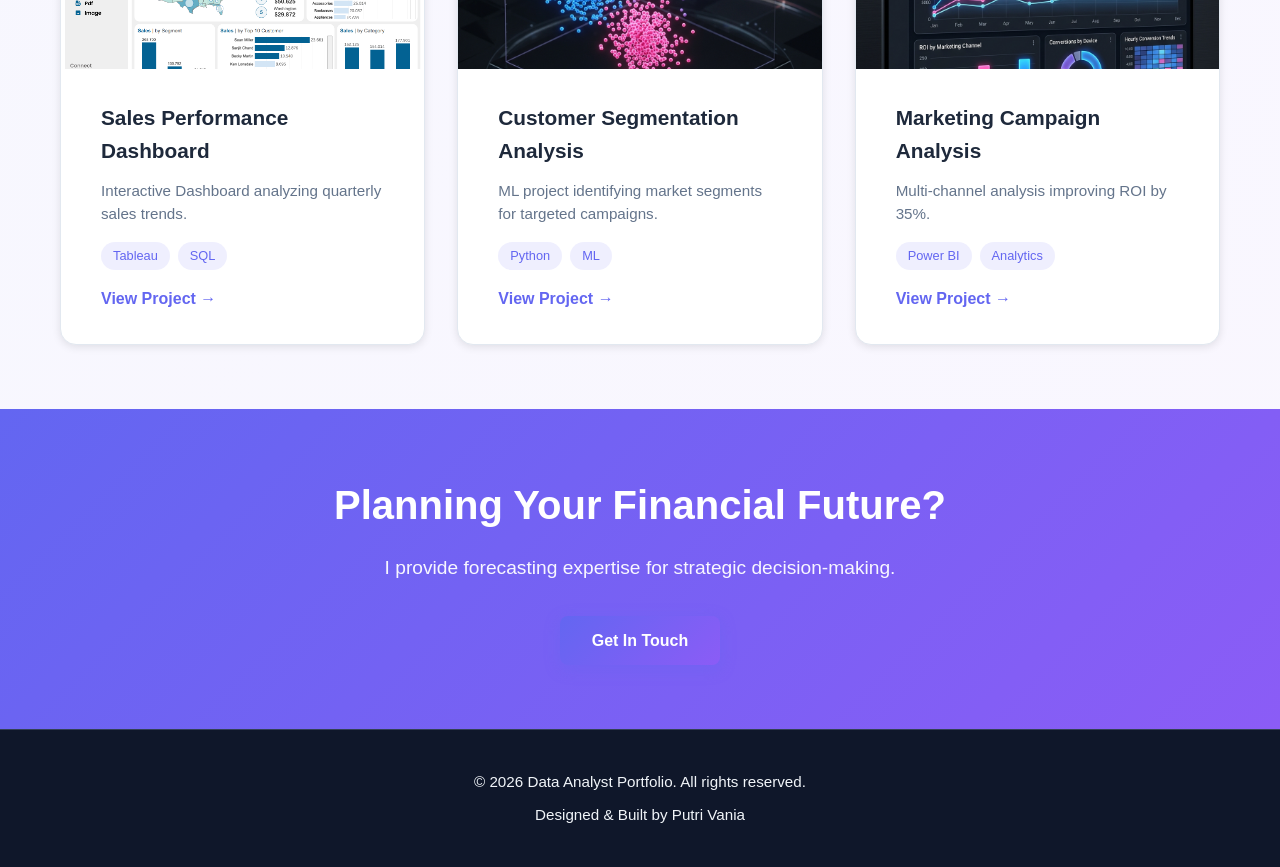
<file: project-3.html>
<!DOCTYPE html>
<html lang="en">
<head>
    <meta charset="UTF-8">
    <meta name="viewport" content="width=device-width, initial-scale=1.0">
    <meta name="description" content="Financial Forecasting Model - Time series analysis with 92% accuracy">
    <title>Financial Forecasting Model | Data Analyst Portfolio</title>
    <link rel="stylesheet" href="styles.css">
</head>
<body>
    <!-- Navigation -->
    <nav class="navbar">
        <div class="container nav-container">
            <div class="logo">
                <a href="index.html">Putri<span>folio</span></a>
            </div>
            <ul class="nav-menu">
                <li><a href="index.html#home" class="nav-link">Home</a></li>
                <li><a href="index.html#about" class="nav-link">About</a></li>
                <li><a href="index.html#skills" class="nav-link">Skills</a></li>
                <li><a href="index.html#projects" class="nav-link">Projects</a></li>
                <li><a href="index.html#services" class="nav-link">Services</a></li>
                <li><a href="index.html#contact" class="nav-link">Contact</a></li>
            </ul>
            <div class="nav-buttons">
                <button class="theme-toggle" id="themeToggle" aria-label="Toggle theme">
                    <span class="sun-icon">☀️</span>
                    <span class="moon-icon">🌙</span>
                </button>
                <button class="hamburger" id="hamburger">
                    <span></span>
                    <span></span>
                    <span></span>
                </button>
            </div>
        </div>
    </nav>

    <!-- Project Hero -->
    <section class="project-hero">
        <div class="container">
            <a href="index.html#projects" class="back-link">← Back to Projects</a>
            <h1>Financial Forecasting Model</h1>
            <p class="project-subtitle">Advanced time series analysis predicting financial trends with 92% accuracy</p>
            <div class="project-meta">
                <span class="meta-tag">Predictive Analytics</span>
                <span class="meta-tag">R</span>
                <span class="meta-tag">Statistics</span>
                <span class="meta-tag">Forecasting</span>
            </div>
        </div>
    </section>

    <!-- Project Image -->
    <section class="project-image-section">
        <div class="container">
            <img src="assets/financial_forecasting.png" alt="Financial Forecasting Preview" class="project-feature-image">
        </div>
    </section>

    <!-- Project Content -->
    <section class="project-content">
        <div class="container">
            <div class="project-grid">
                <div class="project-main">
                    <div class="project-section">
                        <h2>Project Overview</h2>
                        <p>This model uses ARIMA, Prophet, and ensemble methods to forecast financial metrics 12 months in advance. Historical data from 5 years was analyzed to build a robust predictive model with 92% accuracy.</p>
                        <p>The forecasting system enables companies to make informed budget decisions and identify potential financial challenges months in advance.</p>
                    </div>

                    <div class="project-section">
                        <h2>Challenges & Solutions</h2>
                        <div class="challenge-item">
                            <h3>Challenge: Seasonality & Trends</h3>
                            <p>Financial data had complex seasonal patterns and multiple trend components.</p>
                            <p><strong>Solution:</strong> Implemented SARIMA model with automatic parameter tuning to handle seasonality effectively.</p>
                        </div>
                        <div class="challenge-item">
                            <h3>Challenge: Anomalies</h3>
                            <p>Unusual financial events caused forecasting errors and instability.</p>
                            <p><strong>Solution:</strong> Applied outlier detection and Prophet's built-in anomaly handling for robustness.</p>
                        </div>
                        <div class="challenge-item">
                            <h3>Challenge: Uncertainty Quantification</h3>
                            <p>Stakeholders needed confidence intervals around forecasts.</p>
                            <p><strong>Solution:</strong> Generated prediction intervals using bootstrap resampling and ensemble methods.</p>
                        </div>
                    </div>

                    <div class="project-section">
                        <h2>Key Features</h2>
                        <ul class="features-detailed">
                            <li>
                                <strong>Multi-method Forecasting</strong>
                                <p>Combines ARIMA, Prophet, and exponential smoothing for better accuracy</p>
                            </li>
                            <li>
                                <strong>Ensemble Model</strong>
                                <p>Weighted combination of multiple models achieving 92% accuracy</p>
                            </li>
                            <li>
                                <strong>Confidence Intervals</strong>
                                <p>95% and 80% confidence intervals for uncertainty quantification</p>
                            </li>
                            <li>
                                <strong>Automated Retraining</strong>
                                <p>Model automatically retrains monthly with new data</p>
                            </li>
                            <li>
                                <strong>Scenario Analysis</strong>
                                <p>What-if analysis for different business scenarios</p>
                            </li>
                            <li>
                                <strong>Alert System</strong>
                                <p>Notifications when forecast deviates significantly from actuals</p>
                            </li>
                        </ul>
                    </div>

                    <div class="project-section">
                        <h2>Results & Impact</h2>
                        <div class="results-grid">
                            <div class="result-card">
                                <h3>92%</h3>
                                <p>Forecast accuracy</p>
                            </div>
                            <div class="result-card">
                                <h3>60%</h3>
                                <p>Variance reduction</p>
                            </div>
                            <div class="result-card">
                                <h3>$500K</h3>
                                <p>Annual savings from better planning</p>
                            </div>
                            <div class="result-card">
                                <h3>12 months</h3>
                                <p>Look-ahead period</p>
                            </div>
                        </div>
                        <p>Achieved 92% forecast accuracy, enabling better budget planning and resource allocation. The model helped reduce unexpected variances by 60% and improved financial planning efficiency, saving approximately $500K annually.</p>
                    </div>

                    <div class="project-section">
                        <h2>Technologies & Tools</h2>
                        <div class="tech-grid">
                            <div class="tech-card">
                                <span class="tech-icon">📊</span>
                                <h4>R</h4>
                                <p>Statistical computing and graphics</p>
                            </div>
                            <div class="tech-card">
                                <span class="tech-icon">📈</span>
                                <h4>ARIMA/SARIMA</h4>
                                <p>Time series forecasting</p>
                            </div>
                            <div class="tech-card">
                                <span class="tech-icon">🔮</span>
                                <h4>Prophet</h4>
                                <p>Forecasting library by Facebook</p>
                            </div>
                            <div class="tech-card">
                                <span class="tech-icon">🎯</span>
                                <h4>Ensemble Methods</h4>
                                <p>Model combination for accuracy</p>
                            </div>
                        </div>
                    </div>
                </div>

                <aside class="project-sidebar">
                    <div class="sidebar-card">
                        <h3>Project Details</h3>
                        <dl>
                            <dt>Category</dt>
                            <dd>Predictive Analytics</dd>
                            <dt>Duration</dt>
                            <dd>4 months</dd>
                            <dt>Team Size</dt>
                            <dd>Solo Project</dd>
                            <dt>Status</dt>
                            <dd><span class="status-badge completed">Completed</span></dd>
                        </dl>
                    </div>

                    <div class="sidebar-card">
                        <h3>Technologies</h3>
                        <div class="tag-list">
                            <span class="tag">R</span>
                            <span class="tag">Statistics</span>
                            <span class="tag">ARIMA</span>
                            <span class="tag">Forecasting</span>
                        </div>
                    </div>

                    <div class="sidebar-card">
                        <h3>Links</h3>
                        <a href="https://github.com" class="sidebar-link" target="_blank">GitHub Repository</a>
                        <a href="mailto:putrivania070@gmail.com" class="sidebar-link">Contact Me</a>
                    </div>
                </aside>
            </div>
        </div>
    </section>

    <!-- Related Projects -->
    <section class="related-projects">
        <div class="container">
            <h2>Related Projects</h2>
            <div class="projects-grid">
                <div class="project-card">
                    <div class="project-image">
                        <img src="assets/Dashboard Superstore Poppins.png" alt="Sales Performance Dashboard">
                    </div>
                    <div class="project-content">
                        <h3>Sales Performance Dashboard</h3>
                        <p>Interactive Dashboard analyzing quarterly sales trends.</p>
                        <div class="project-tags">
                            <span class="tag">Tableau</span>
                            <span class="tag">SQL</span>
                        </div>
                        <a href="project-1.html" class="project-link">View Project →</a>
                    </div>
                </div>

                <div class="project-card">
                    <div class="project-image">
                        <img src="assets/customer_segmentation.png" alt="Customer Segmentation Analysis">
                    </div>
                    <div class="project-content">
                        <h3>Customer Segmentation Analysis</h3>
                        <p>ML project identifying market segments for targeted campaigns.</p>
                        <div class="project-tags">
                            <span class="tag">Python</span>
                            <span class="tag">ML</span>
                        </div>
                        <a href="project-2.html" class="project-link">View Project →</a>
                    </div>
                </div>

                <div class="project-card">
                    <div class="project-image">
                        <img src="assets/marketing_analytics.png" alt="Marketing Campaign Analysis">
                    </div>
                    <div class="project-content">
                        <h3>Marketing Campaign Analysis</h3>
                        <p>Multi-channel analysis improving ROI by 35%.</p>
                        <div class="project-tags">
                            <span class="tag">Power BI</span>
                            <span class="tag">Analytics</span>
                        </div>
                        <a href="project-4.html" class="project-link">View Project →</a>
                    </div>
                </div>
            </div>
        </div>
    </section>

    <!-- CTA Section -->
    <section class="project-cta">
        <div class="container">
            <h2>Planning Your Financial Future?</h2>
            <p>I provide forecasting expertise for strategic decision-making.</p>
            <a href="index.html#contact" class="btn btn-primary">Get In Touch</a>
        </div>
    </section>

    <!-- Footer -->
    <footer class="footer">
        <div class="container">
            <p>&copy; 2026 Data Analyst Portfolio. All rights reserved.</p>
            <p>Designed & Built by Putri Vania</p>
        </div>
    </footer>

    <script src="script.js"></script>
</body>
</html>
</file>
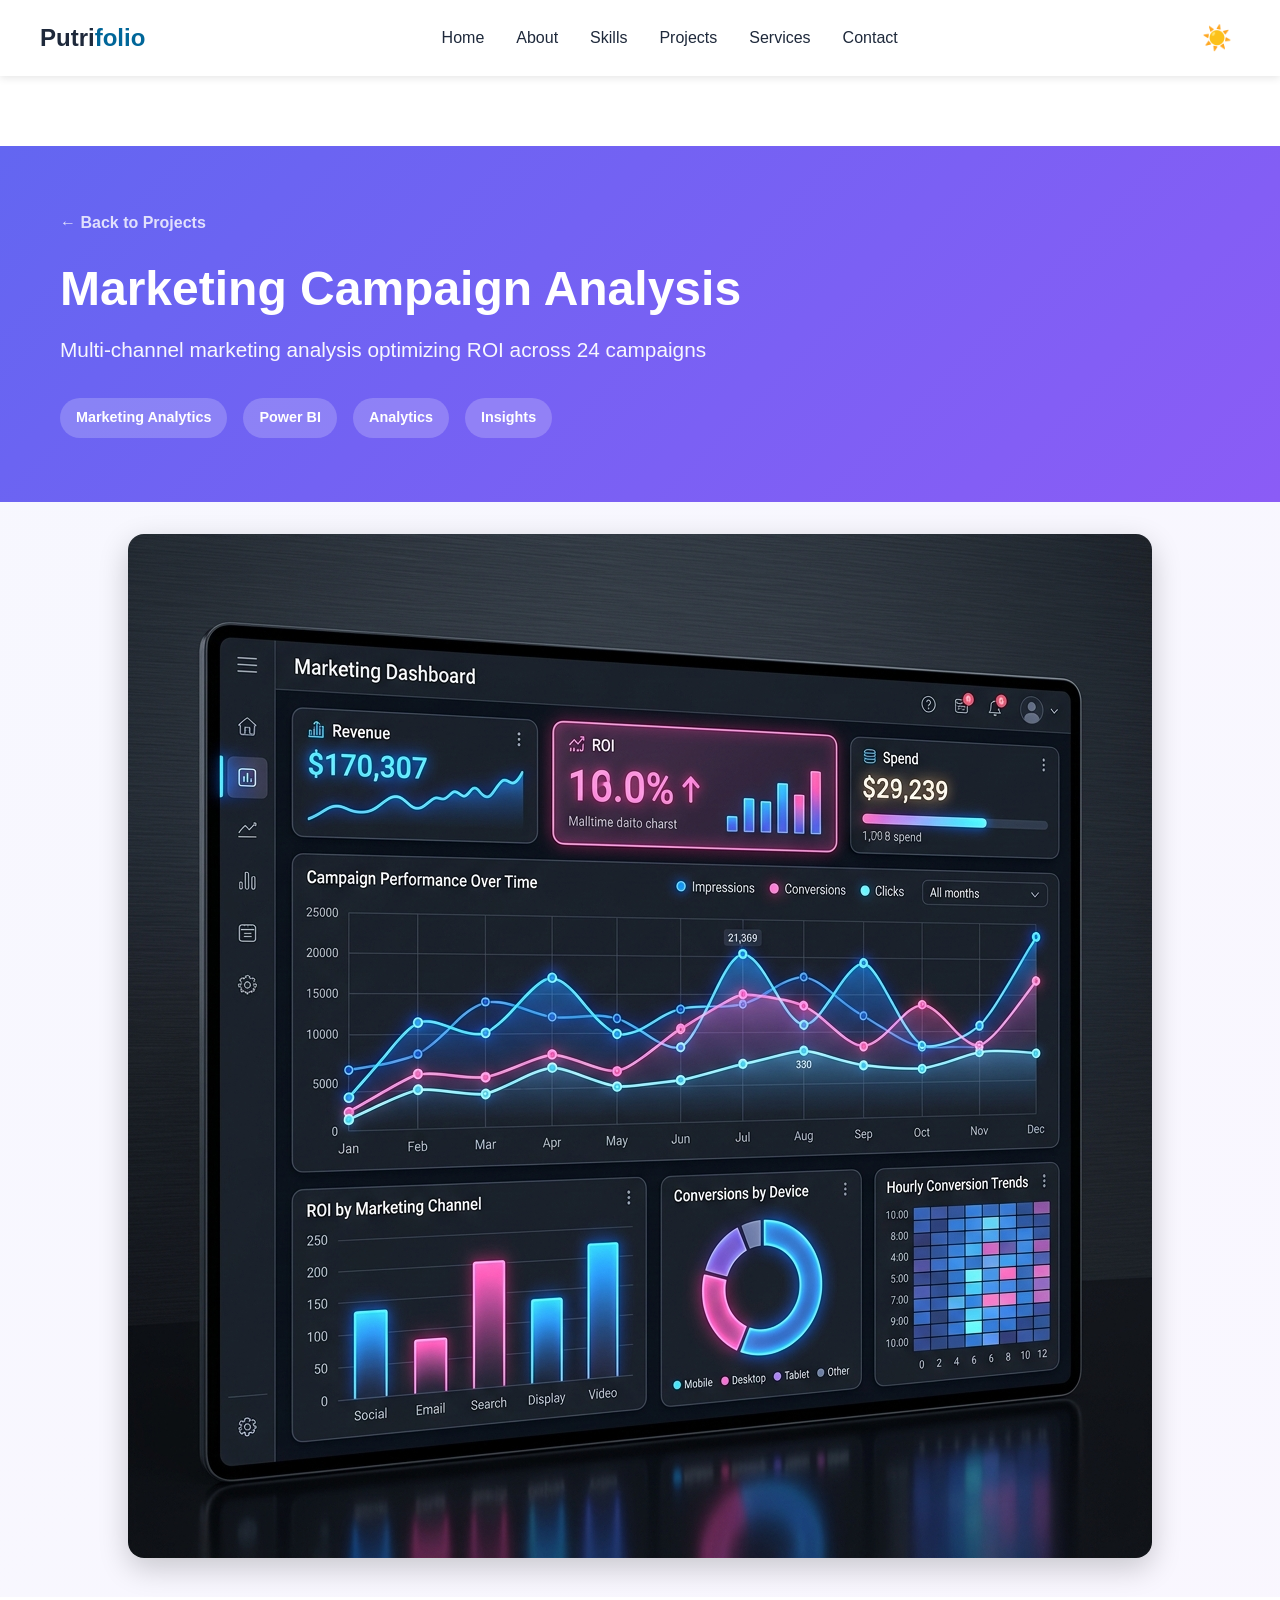
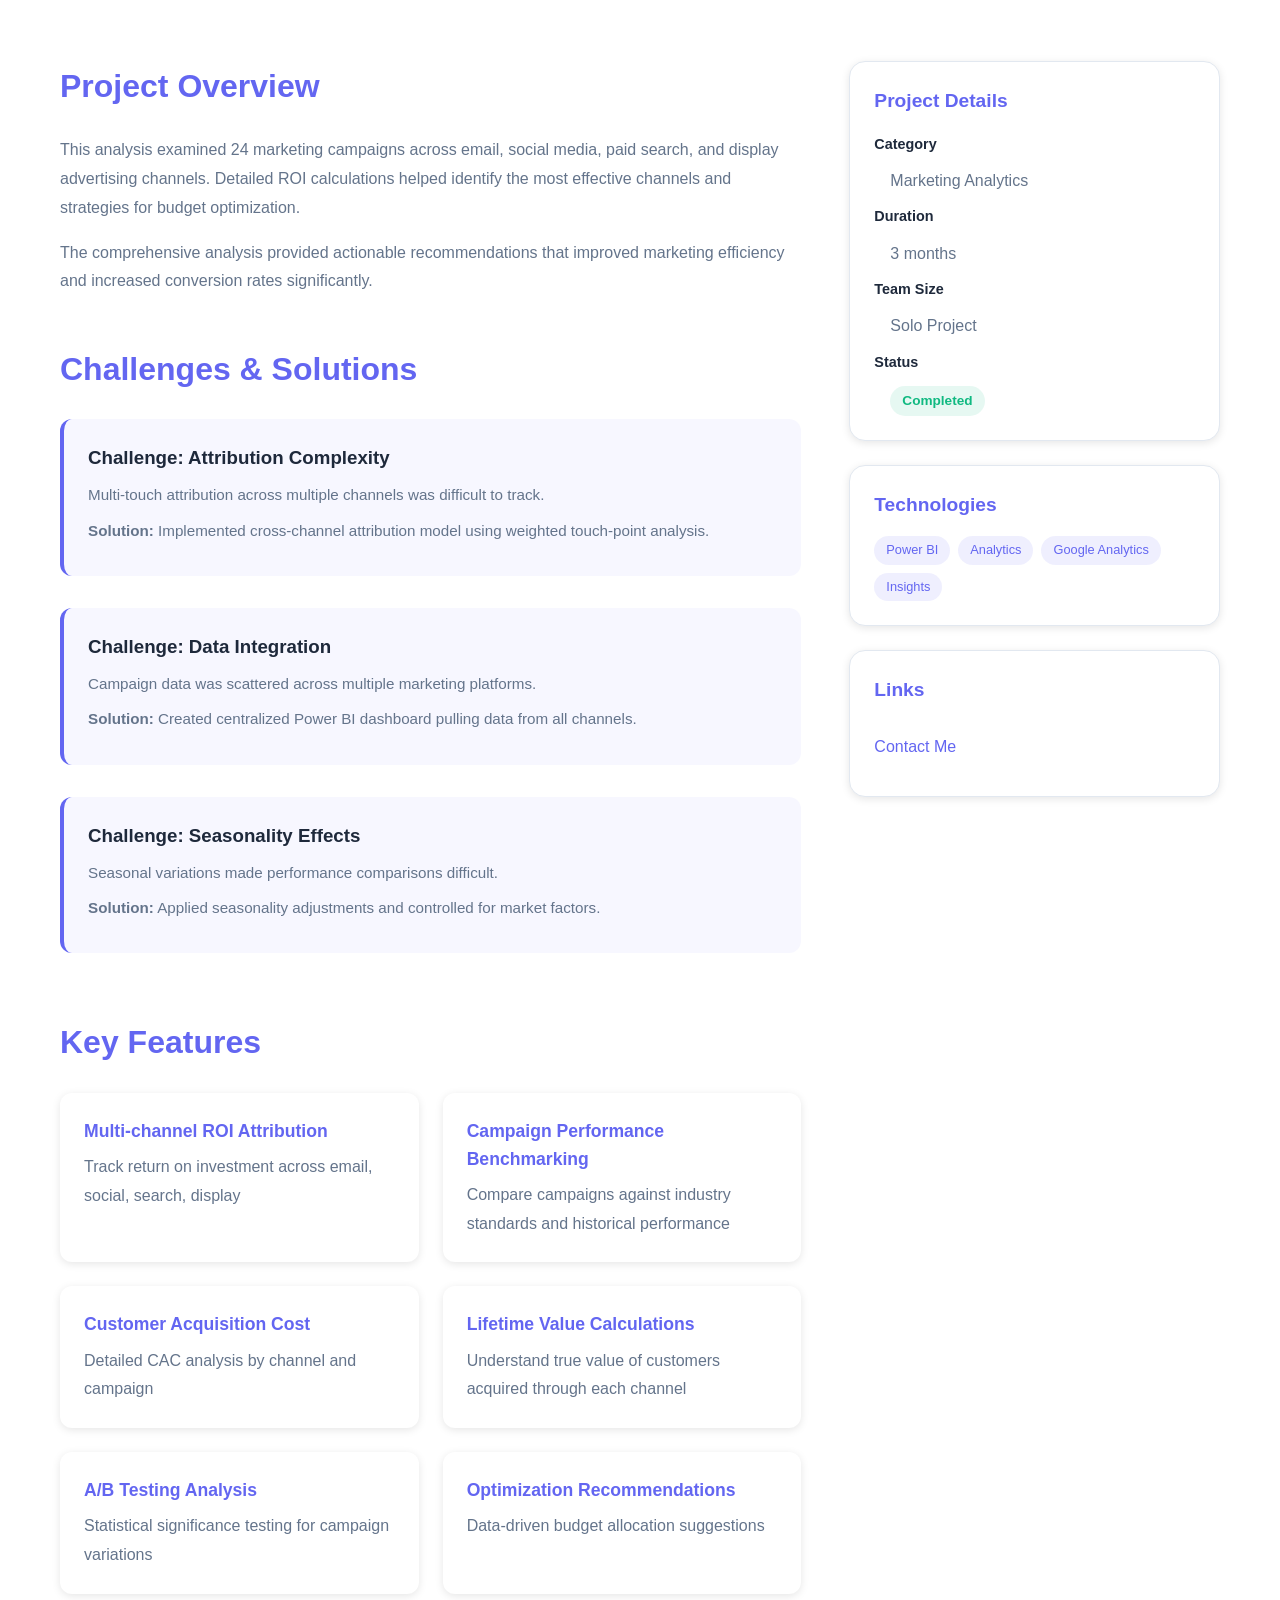
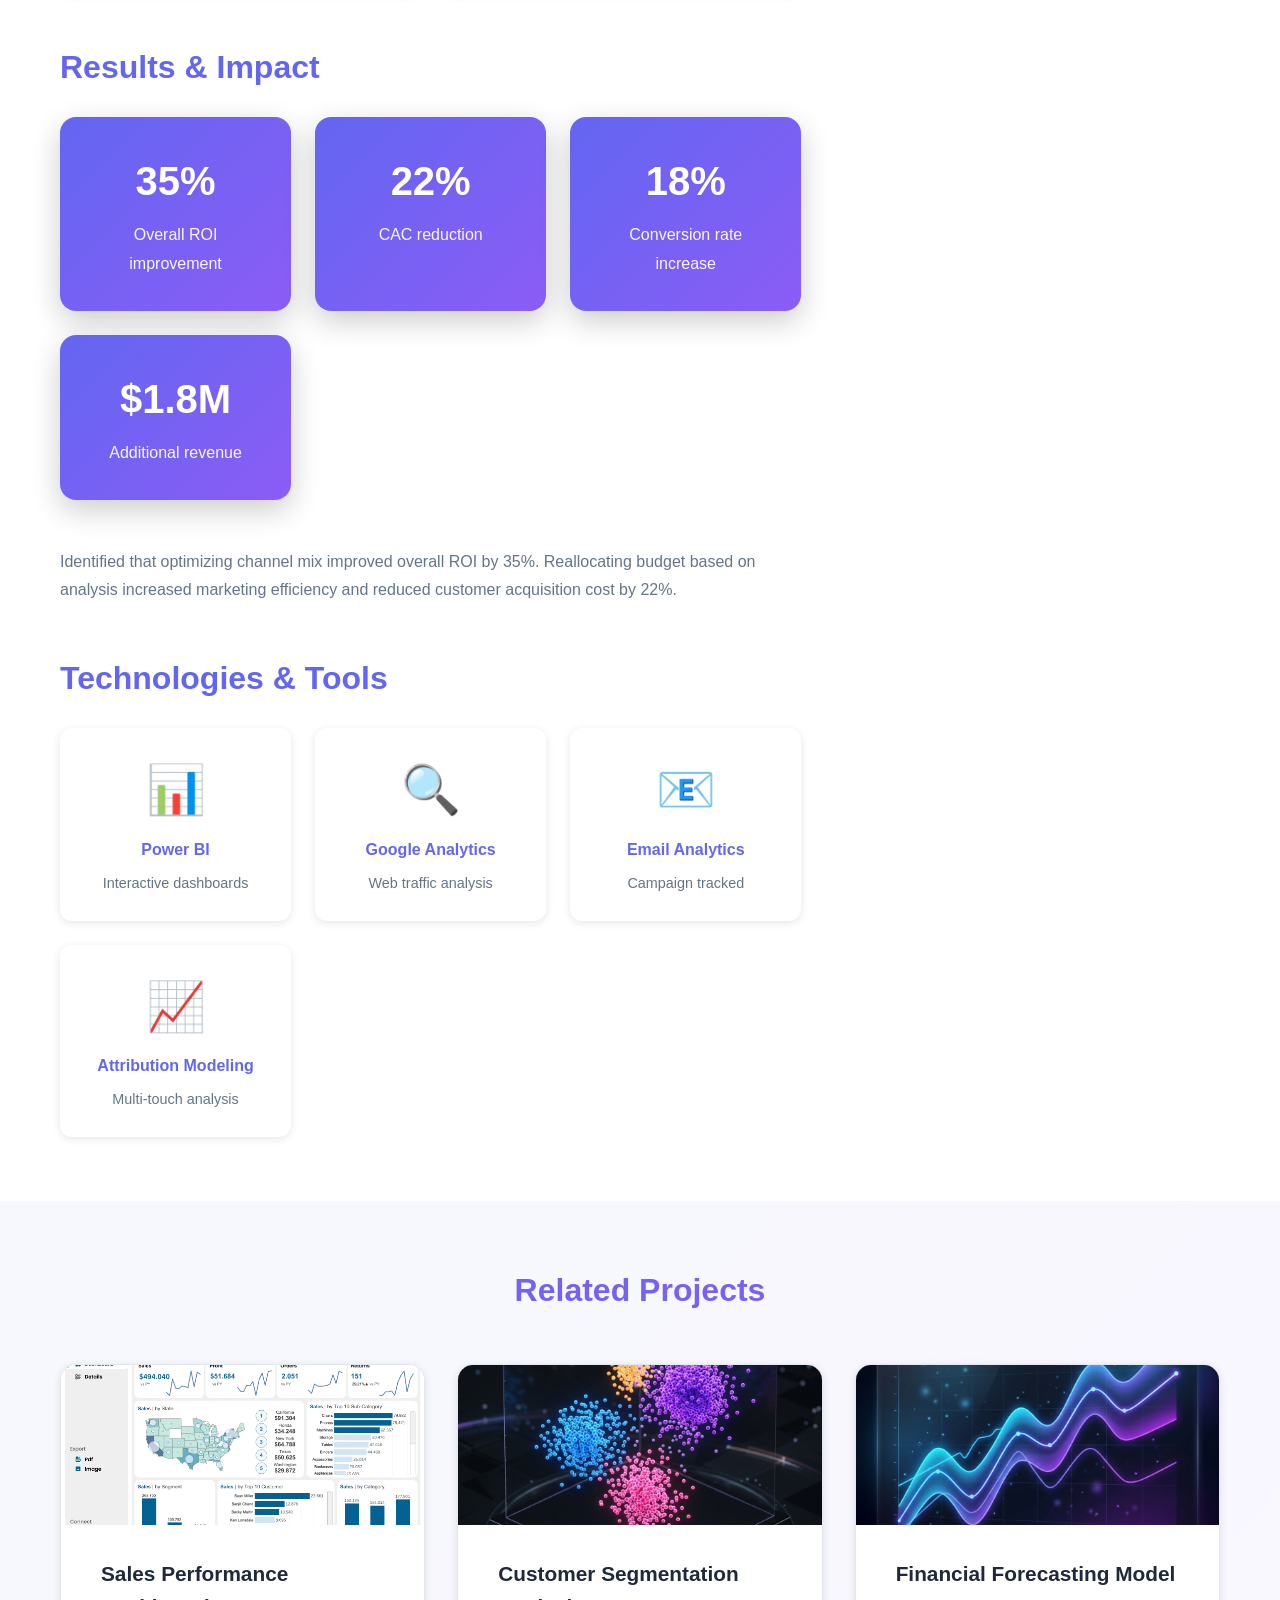
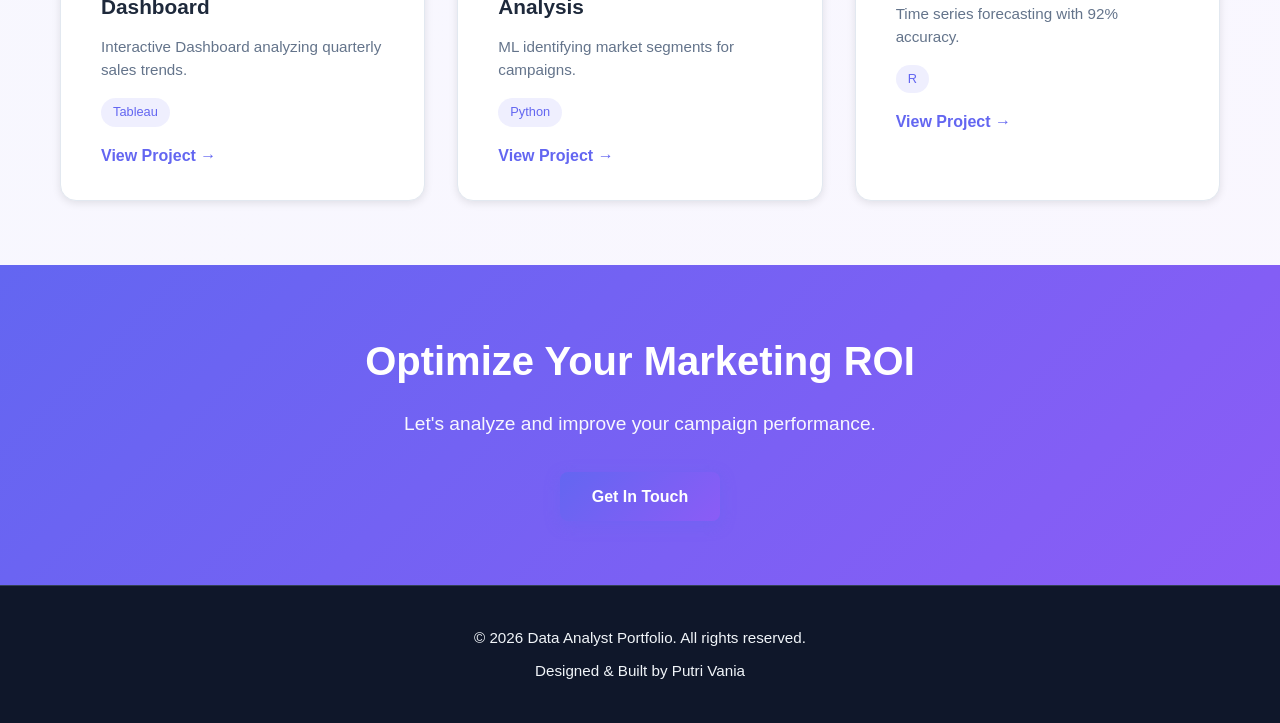
<file: project-4.html>
<!DOCTYPE html>
<html lang="en">
<head>
    <meta charset="UTF-8">
    <meta name="viewport" content="width=device-width, initial-scale=1.0">
    <meta name="description" content="Marketing Campaign Analysis - Multi-channel ROI optimization">
    <title>Marketing Campaign Analysis | Data Analyst Portfolio</title>
    <link rel="stylesheet" href="styles.css">
</head>
<body>
    <nav class="navbar">
        <div class="container nav-container">
            <div class="logo">
                <a href="index.html">Putri<span>folio</span></a>
            </div>
            <ul class="nav-menu">
                <li><a href="index.html#home" class="nav-link">Home</a></li>
                <li><a href="index.html#about" class="nav-link">About</a></li>
                <li><a href="index.html#skills" class="nav-link">Skills</a></li>
                <li><a href="index.html#projects" class="nav-link">Projects</a></li>
                <li><a href="index.html#services" class="nav-link">Services</a></li>
                <li><a href="index.html#contact" class="nav-link">Contact</a></li>
            </ul>
            <div class="nav-buttons">
                <button class="theme-toggle" id="themeToggle" aria-label="Toggle theme">
                    <span class="sun-icon">☀️</span>
                    <span class="moon-icon">🌙</span>
                </button>
                <button class="hamburger" id="hamburger">
                    <span></span>
                    <span></span>
                    <span></span>
                </button>
            </div>
        </div>
    </nav>

    <section class="project-hero">
        <div class="container">
            <a href="index.html#projects" class="back-link">← Back to Projects</a>
            <h1>Marketing Campaign Analysis</h1>
            <p class="project-subtitle">Multi-channel marketing analysis optimizing ROI across 24 campaigns</p>
            <div class="project-meta">
                <span class="meta-tag">Marketing Analytics</span>
                <span class="meta-tag">Power BI</span>
                <span class="meta-tag">Analytics</span>
                <span class="meta-tag">Insights</span>
            </div>
        </div>
    </section>

    <section class="project-image-section">
        <div class="container">
            <img src="assets/marketing_analytics.png" alt="Marketing Analysis Preview" class="project-feature-image">
        </div>
    </section>

    <section class="project-content">
        <div class="container">
            <div class="project-grid">
                <div class="project-main">
                    <div class="project-section">
                        <h2>Project Overview</h2>
                        <p>This analysis examined 24 marketing campaigns across email, social media, paid search, and display advertising channels. Detailed ROI calculations helped identify the most effective channels and strategies for budget optimization.</p>
                        <p>The comprehensive analysis provided actionable recommendations that improved marketing efficiency and increased conversion rates significantly.</p>
                    </div>

                    <div class="project-section">
                        <h2>Challenges & Solutions</h2>
                        <div class="challenge-item">
                            <h3>Challenge: Attribution Complexity</h3>
                            <p>Multi-touch attribution across multiple channels was difficult to track.</p>
                            <p><strong>Solution:</strong> Implemented cross-channel attribution model using weighted touch-point analysis.</p>
                        </div>
                        <div class="challenge-item">
                            <h3>Challenge: Data Integration</h3>
                            <p>Campaign data was scattered across multiple marketing platforms.</p>
                            <p><strong>Solution:</strong> Created centralized Power BI dashboard pulling data from all channels.</p>
                        </div>
                        <div class="challenge-item">
                            <h3>Challenge: Seasonality Effects</h3>
                            <p>Seasonal variations made performance comparisons difficult.</p>
                            <p><strong>Solution:</strong> Applied seasonality adjustments and controlled for market factors.</p>
                        </div>
                    </div>

                    <div class="project-section">
                        <h2>Key Features</h2>
                        <ul class="features-detailed">
                            <li>
                                <strong>Multi-channel ROI Attribution</strong>
                                <p>Track return on investment across email, social, search, display</p>
                            </li>
                            <li>
                                <strong>Campaign Performance Benchmarking</strong>
                                <p>Compare campaigns against industry standards and historical performance</p>
                            </li>
                            <li>
                                <strong>Customer Acquisition Cost</strong>
                                <p>Detailed CAC analysis by channel and campaign</p>
                            </li>
                            <li>
                                <strong>Lifetime Value Calculations</strong>
                                <p>Understand true value of customers acquired through each channel</p>
                            </li>
                            <li>
                                <strong>A/B Testing Analysis</strong>
                                <p>Statistical significance testing for campaign variations</p>
                            </li>
                            <li>
                                <strong>Optimization Recommendations</strong>
                                <p>Data-driven budget allocation suggestions</p>
                            </li>
                        </ul>
                    </div>

                    <div class="project-section">
                        <h2>Results & Impact</h2>
                        <div class="results-grid">
                            <div class="result-card">
                                <h3>35%</h3>
                                <p>Overall ROI improvement</p>
                            </div>
                            <div class="result-card">
                                <h3>22%</h3>
                                <p>CAC reduction</p>
                            </div>
                            <div class="result-card">
                                <h3>18%</h3>
                                <p>Conversion rate increase</p>
                            </div>
                            <div class="result-card">
                                <h3>$1.8M</h3>
                                <p>Additional revenue</p>
                            </div>
                        </div>
                        <p>Identified that optimizing channel mix improved overall ROI by 35%. Reallocating budget based on analysis increased marketing efficiency and reduced customer acquisition cost by 22%.</p>
                    </div>

                    <div class="project-section">
                        <h2>Technologies & Tools</h2>
                        <div class="tech-grid">
                            <div class="tech-card">
                                <span class="tech-icon">📊</span>
                                <h4>Power BI</h4>
                                <p>Interactive dashboards</p>
                            </div>
                            <div class="tech-card">
                                <span class="tech-icon">🔍</span>
                                <h4>Google Analytics</h4>
                                <p>Web traffic analysis</p>
                            </div>
                            <div class="tech-card">
                                <span class="tech-icon">📧</span>
                                <h4>Email Analytics</h4>
                                <p>Campaign tracked</p>
                            </div>
                            <div class="tech-card">
                                <span class="tech-icon">📈</span>
                                <h4>Attribution Modeling</h4>
                                <p>Multi-touch analysis</p>
                            </div>
                        </div>
                    </div>
                </div>

                <aside class="project-sidebar">
                    <div class="sidebar-card">
                        <h3>Project Details</h3>
                        <dl>
                            <dt>Category</dt>
                            <dd>Marketing Analytics</dd>
                            <dt>Duration</dt>
                            <dd>3 months</dd>
                            <dt>Team Size</dt>
                            <dd>Solo Project</dd>
                            <dt>Status</dt>
                            <dd><span class="status-badge completed">Completed</span></dd>
                        </dl>
                    </div>

                    <div class="sidebar-card">
                        <h3>Technologies</h3>
                        <div class="tag-list">
                            <span class="tag">Power BI</span>
                            <span class="tag">Analytics</span>
                            <span class="tag">Google Analytics</span>
                            <span class="tag">Insights</span>
                        </div>
                    </div>

                    <div class="sidebar-card">
                        <h3>Links</h3>
                        <a href="mailto:putrivania070@gmail.com" class="sidebar-link">Contact Me</a>
                    </div>
                </aside>
            </div>
        </div>
    </section>

    <section class="related-projects">
        <div class="container">
            <h2>Related Projects</h2>
            <div class="projects-grid">
                <div class="project-card">
                    <div class="project-image">
                        <img src="assets/Dashboard Superstore Poppins.png" alt="Sales Performance Dashboard">
                    </div>
                    <div class="project-content">
                        <h3>Sales Performance Dashboard</h3>
                        <p>Interactive Dashboard analyzing quarterly sales trends.</p>
                        <div class="project-tags">
                            <span class="tag">Tableau</span>
                        </div>
                        <a href="project-1.html" class="project-link">View Project →</a>
                    </div>
                </div>

                <div class="project-card">
                    <div class="project-image">
                        <img src="assets/customer_segmentation.png" alt="Customer Segmentation Analysis">
                    </div>
                    <div class="project-content">
                        <h3>Customer Segmentation Analysis</h3>
                        <p>ML identifying market segments for campaigns.</p>
                        <div class="project-tags">
                            <span class="tag">Python</span>
                        </div>
                        <a href="project-2.html" class="project-link">View Project →</a>
                    </div>
                </div>

                <div class="project-card">
                    <div class="project-image">
                        <img src="assets/financial_forecasting.png" alt="Financial Forecasting Model">
                    </div>
                    <div class="project-content">
                        <h3>Financial Forecasting Model</h3>
                        <p>Time series forecasting with 92% accuracy.</p>
                        <div class="project-tags">
                            <span class="tag">R</span>
                        </div>
                        <a href="project-3.html" class="project-link">View Project →</a>
                    </div>
                </div>
            </div>
        </div>
    </section>

    <section class="project-cta">
        <div class="container">
            <h2>Optimize Your Marketing ROI</h2>
            <p>Let's analyze and improve your campaign performance.</p>
            <a href="index.html#contact" class="btn btn-primary">Get In Touch</a>
        </div>
    </section>

    <footer class="footer">
        <div class="container">
            <p>&copy; 2026 Data Analyst Portfolio. All rights reserved.</p>
            <p>Designed & Built by Putri Vania</p>
        </div>
    </footer>

    <script src="script.js"></script>
</body>
</html>
</file>
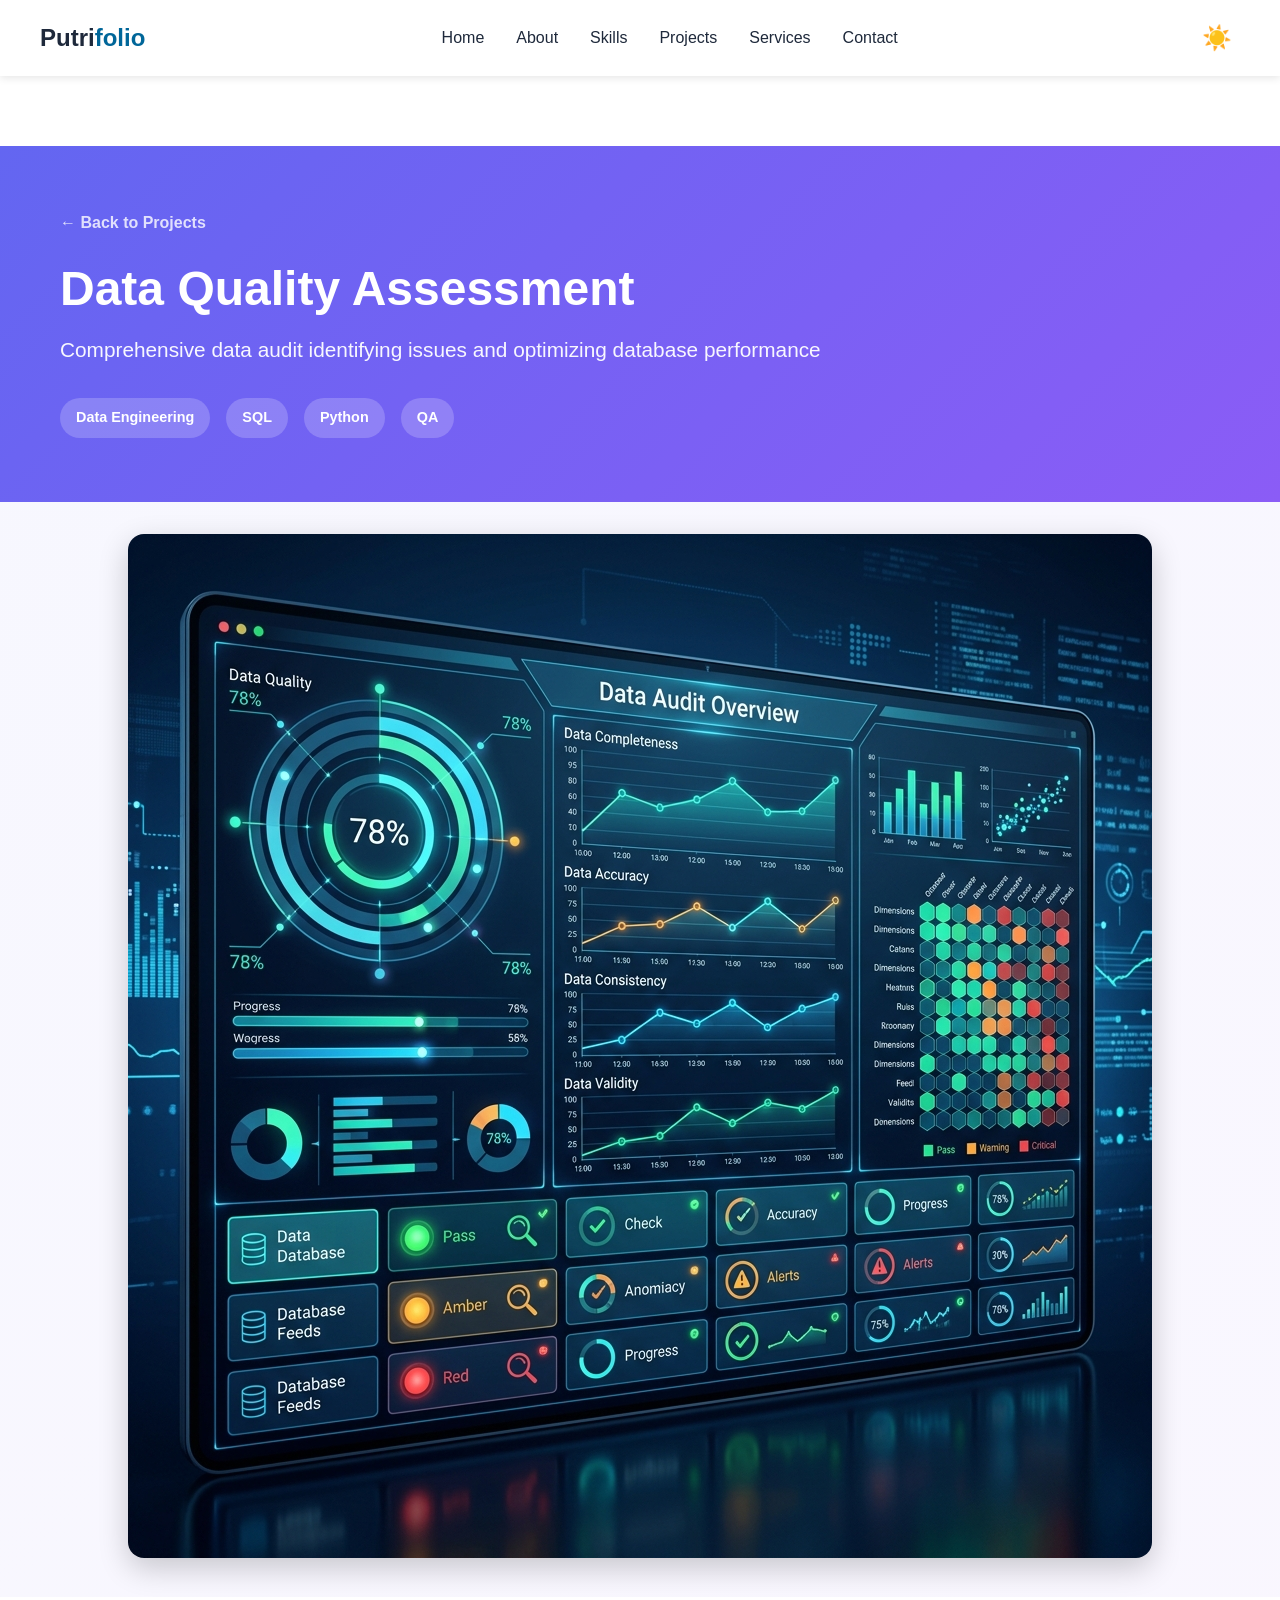
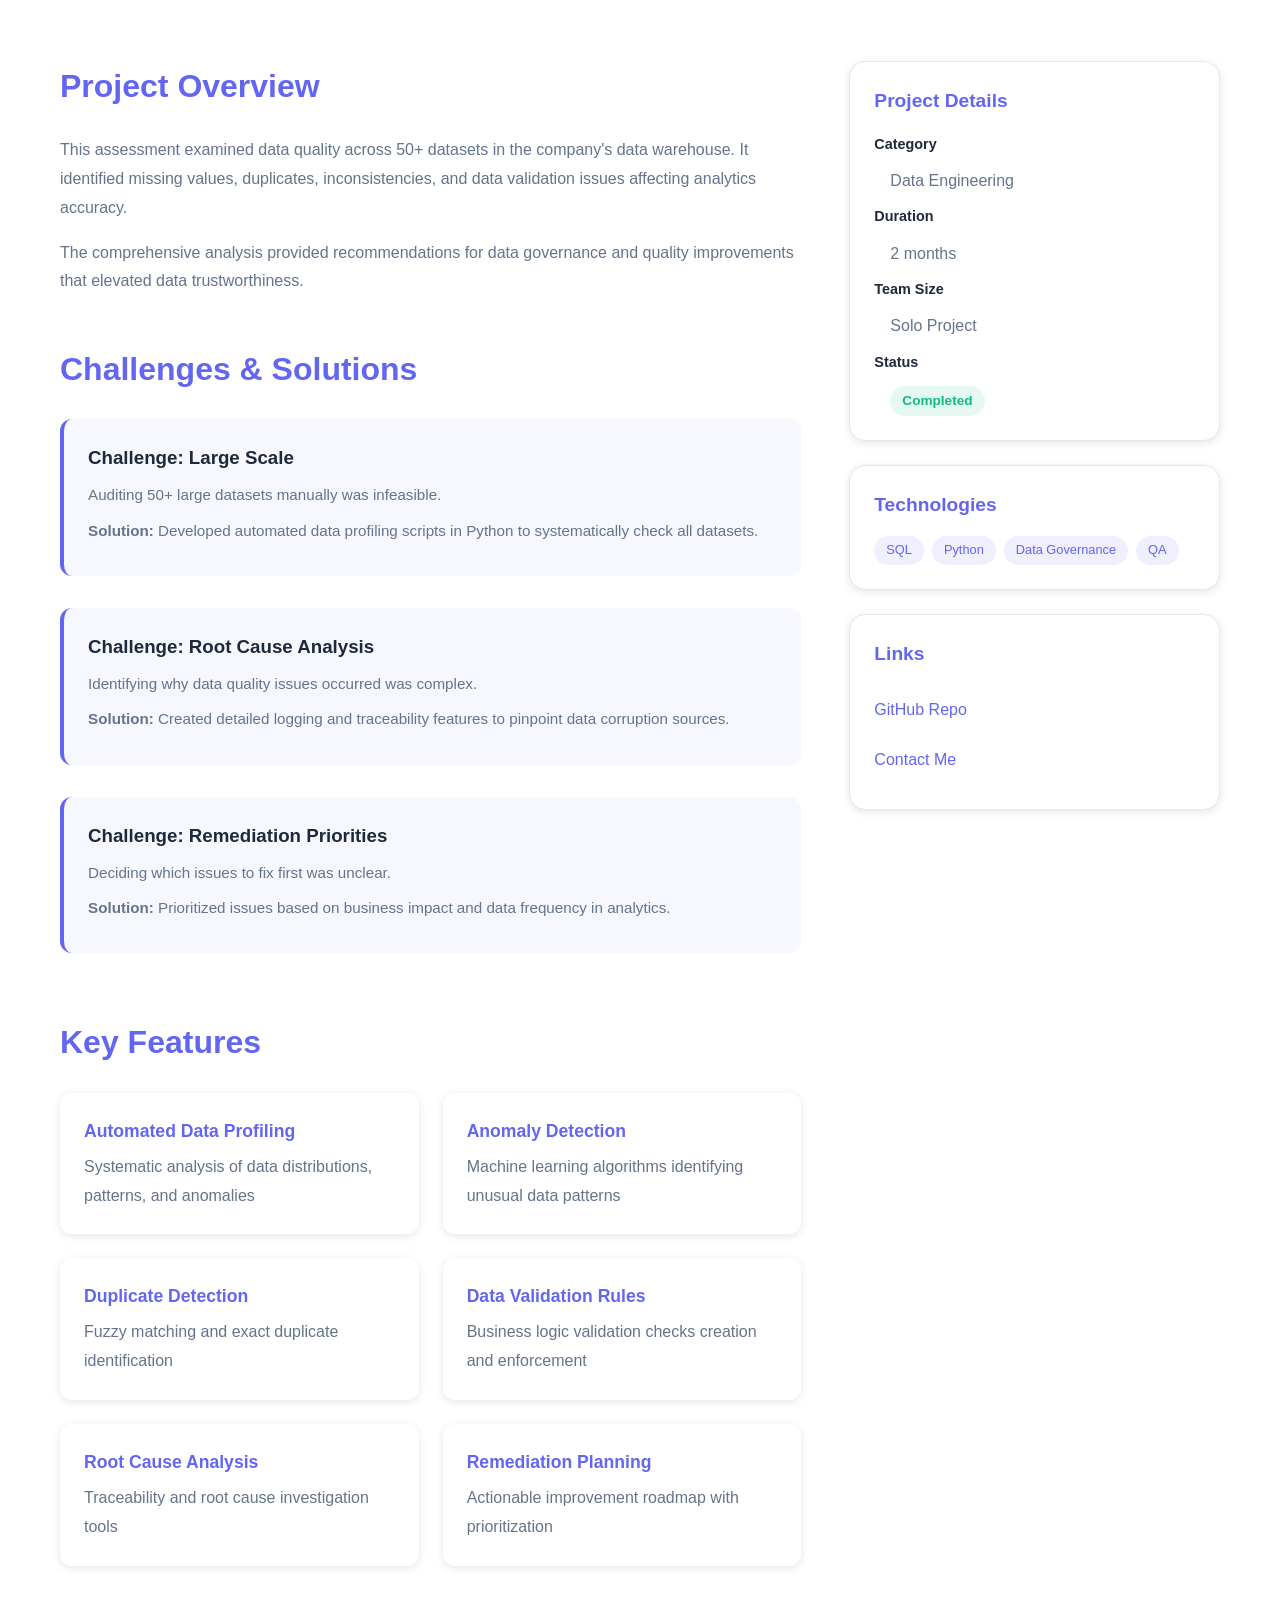
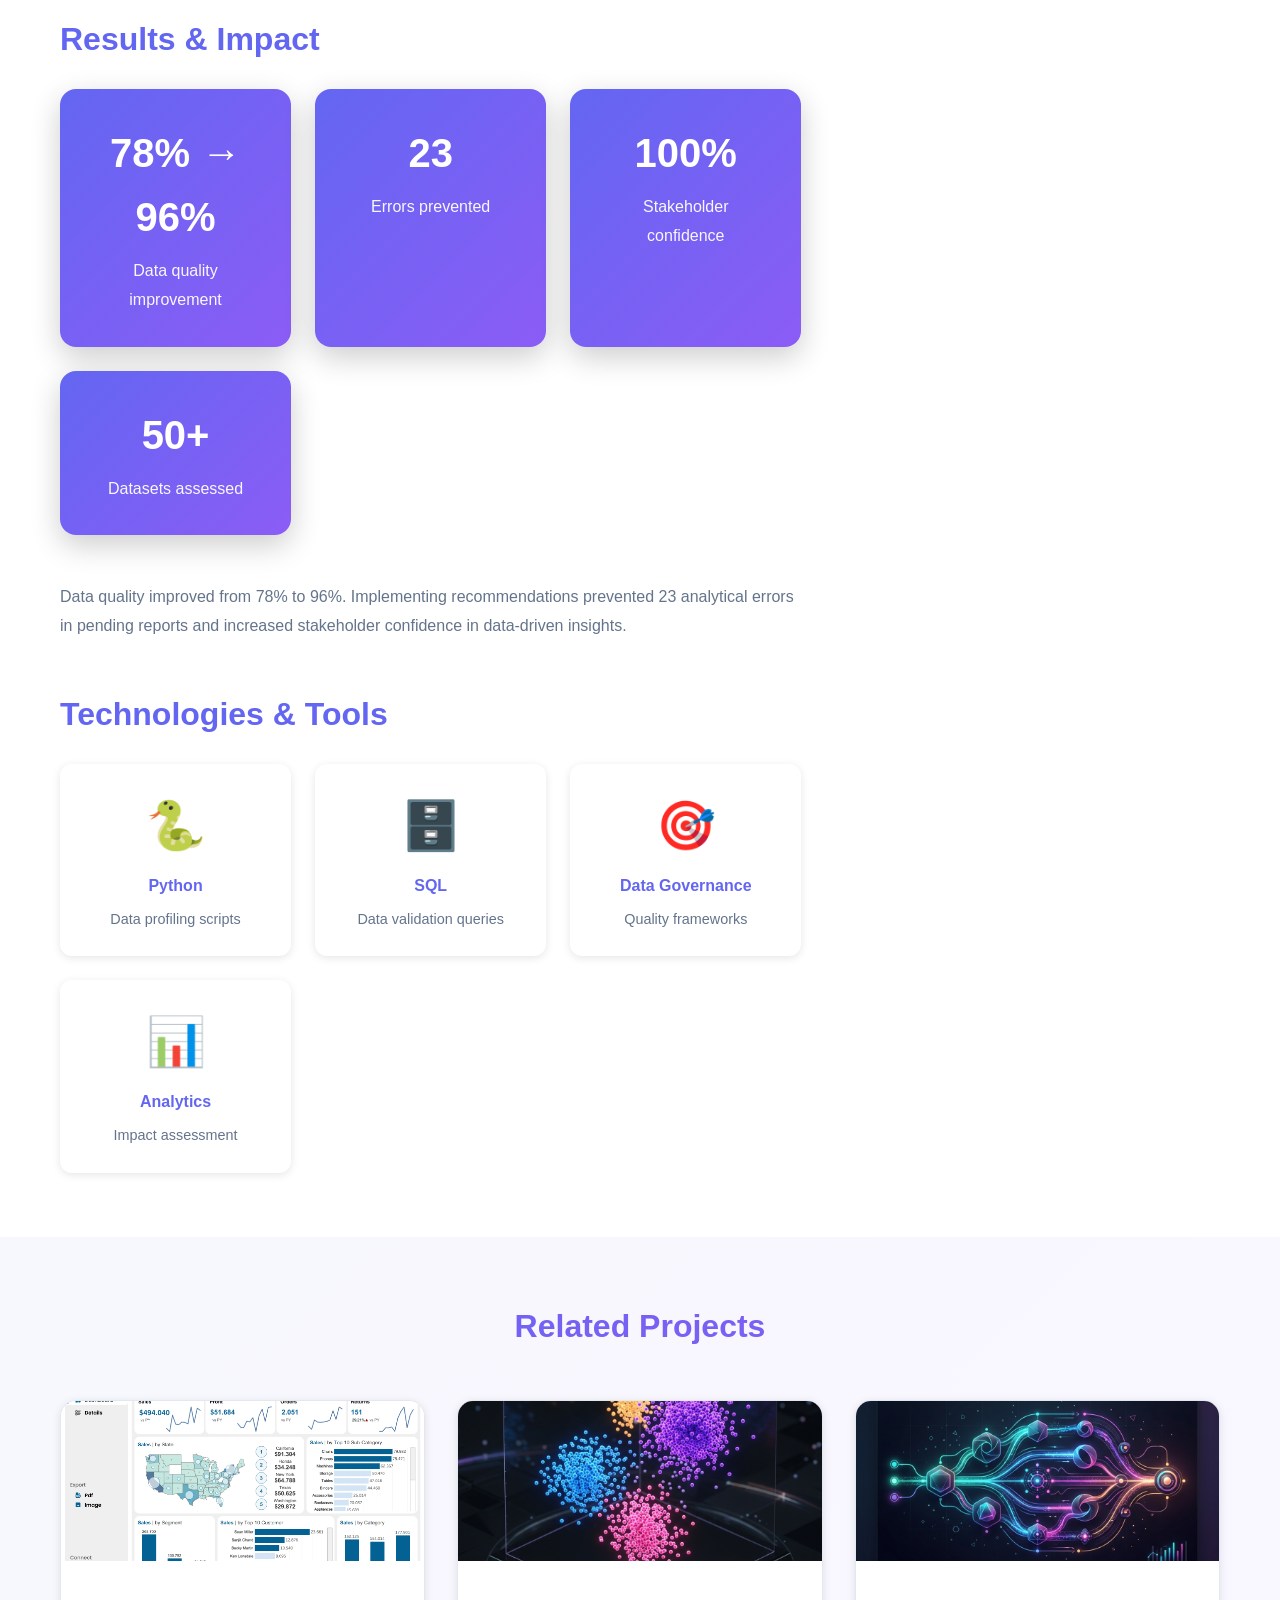
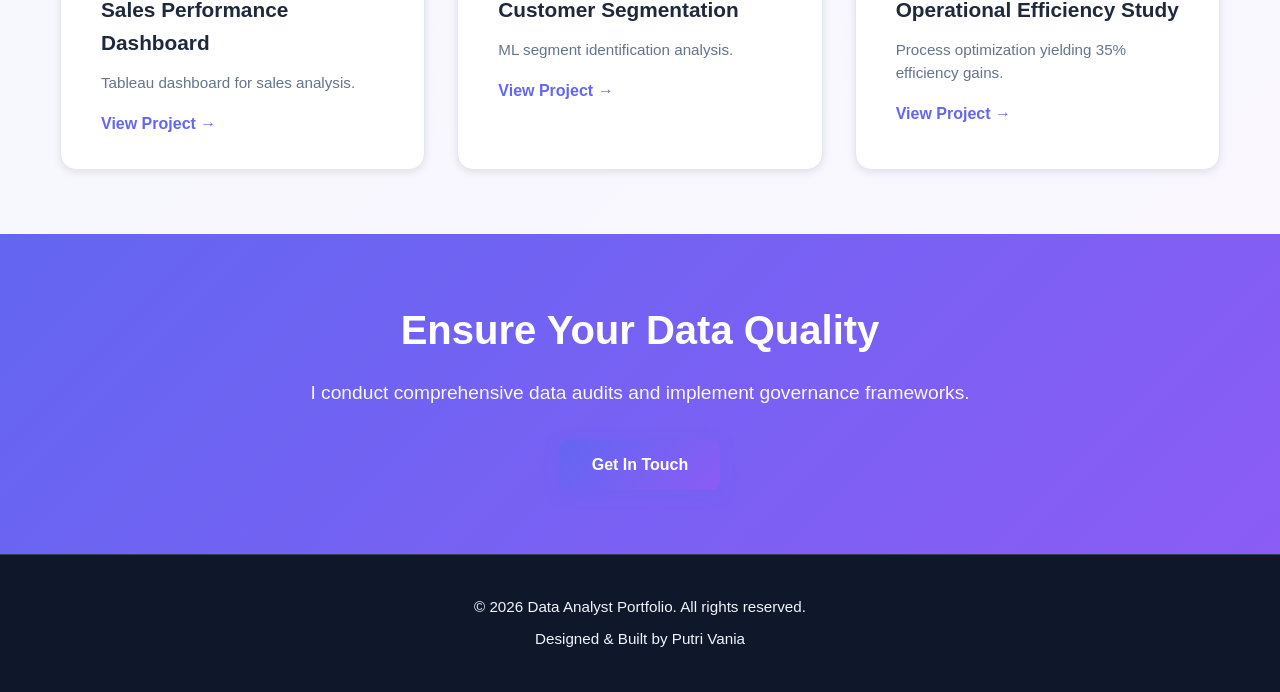
<file: project-5.html>
<!DOCTYPE html>
<html lang="en">
<head>
    <meta charset="UTF-8">
    <meta name="viewport" content="width=device-width, initial-scale=1.0">
    <meta name="description" content="Data Quality Assessment - Comprehensive data audit and optimization">
    <title>Data Quality Assessment | Data Analyst Portfolio</title>
    <link rel="stylesheet" href="styles.css">
</head>
<body>
    <nav class="navbar">
        <div class="container nav-container">
            <div class="logo">
                <a href="index.html">Putri<span>folio</span></a>
            </div>
            <ul class="nav-menu">
                <li><a href="index.html#home" class="nav-link">Home</a></li>
                <li><a href="index.html#about" class="nav-link">About</a></li>
                <li><a href="index.html#skills" class="nav-link">Skills</a></li>
                <li><a href="index.html#projects" class="nav-link">Projects</a></li>
                <li><a href="index.html#services" class="nav-link">Services</a></li>
                <li><a href="index.html#contact" class="nav-link">Contact</a></li>
            </ul>
            <div class="nav-buttons">
                <button class="theme-toggle" id="themeToggle" aria-label="Toggle theme">
                    <span class="sun-icon">☀️</span>
                    <span class="moon-icon">🌙</span>
                </button>
                <button class="hamburger" id="hamburger">
                    <span></span>
                    <span></span>
                    <span></span>
                </button>
            </div>
        </div>
    </nav>

    <section class="project-hero">
        <div class="container">
            <a href="index.html#projects" class="back-link">← Back to Projects</a>
            <h1>Data Quality Assessment</h1>
            <p class="project-subtitle">Comprehensive data audit identifying issues and optimizing database performance</p>
            <div class="project-meta">
                <span class="meta-tag">Data Engineering</span>
                <span class="meta-tag">SQL</span>
                <span class="meta-tag">Python</span>
                <span class="meta-tag">QA</span>
            </div>
        </div>
    </section>

    <section class="project-image-section">
        <div class="container">
            <img src="assets/data_quality.png" alt="Data Quality Assessment Preview" class="project-feature-image">
        </div>
    </section>

    <section class="project-content">
        <div class="container">
            <div class="project-grid">
                <div class="project-main">
                    <div class="project-section">
                        <h2>Project Overview</h2>
                        <p>This assessment examined data quality across 50+ datasets in the company's data warehouse. It identified missing values, duplicates, inconsistencies, and data validation issues affecting analytics accuracy.</p>
                        <p>The comprehensive analysis provided recommendations for data governance and quality improvements that elevated data trustworthiness.</p>
                    </div>

                    <div class="project-section">
                        <h2>Challenges & Solutions</h2>
                        <div class="challenge-item">
                            <h3>Challenge: Large Scale</h3>
                            <p>Auditing 50+ large datasets manually was infeasible.</p>
                            <p><strong>Solution:</strong> Developed automated data profiling scripts in Python to systematically check all datasets.</p>
                        </div>
                        <div class="challenge-item">
                            <h3>Challenge: Root Cause Analysis</h3>
                            <p>Identifying why data quality issues occurred was complex.</p>
                            <p><strong>Solution:</strong> Created detailed logging and traceability features to pinpoint data corruption sources.</p>
                        </div>
                        <div class="challenge-item">
                            <h3>Challenge: Remediation Priorities</h3>
                            <p>Deciding which issues to fix first was unclear.</p>
                            <p><strong>Solution:</strong> Prioritized issues based on business impact and data frequency in analytics.</p>
                        </div>
                    </div>

                    <div class="project-section">
                        <h2>Key Features</h2>
                        <ul class="features-detailed">
                            <li>
                                <strong>Automated Data Profiling</strong>
                                <p>Systematic analysis of data distributions, patterns, and anomalies</p>
                            </li>
                            <li>
                                <strong>Anomaly Detection</strong>
                                <p>Machine learning algorithms identifying unusual data patterns</p>
                            </li>
                            <li>
                                <strong>Duplicate Detection</strong>
                                <p>Fuzzy matching and exact duplicate identification</p>
                            </li>
                            <li>
                                <strong>Data Validation Rules</strong>
                                <p>Business logic validation checks creation and enforcement</p>
                            </li>
                            <li>
                                <strong>Root Cause Analysis</strong>
                                <p>Traceability and root cause investigation tools</p>
                            </li>
                            <li>
                                <strong>Remediation Planning</strong>
                                <p>Actionable improvement roadmap with prioritization</p>
                            </li>
                        </ul>
                    </div>

                    <div class="project-section">
                        <h2>Results & Impact</h2>
                        <div class="results-grid">
                            <div class="result-card">
                                <h3>78% → 96%</h3>
                                <p>Data quality improvement</p>
                            </div>
                            <div class="result-card">
                                <h3>23</h3>
                                <p>Errors prevented</p>
                            </div>
                            <div class="result-card">
                                <h3>100%</h3>
                                <p>Stakeholder confidence</p>
                            </div>
                            <div class="result-card">
                                <h3>50+</h3>
                                <p>Datasets assessed</p>
                            </div>
                        </div>
                        <p>Data quality improved from 78% to 96%. Implementing recommendations prevented 23 analytical errors in pending reports and increased stakeholder confidence in data-driven insights.</p>
                    </div>

                    <div class="project-section">
                        <h2>Technologies & Tools</h2>
                        <div class="tech-grid">
                            <div class="tech-card">
                                <span class="tech-icon">🐍</span>
                                <h4>Python</h4>
                                <p>Data profiling scripts</p>
                            </div>
                            <div class="tech-card">
                                <span class="tech-icon">🗄️</span>
                                <h4>SQL</h4>
                                <p>Data validation queries</p>
                            </div>
                            <div class="tech-card">
                                <span class="tech-icon">🎯</span>
                                <h4>Data Governance</h4>
                                <p>Quality frameworks</p>
                            </div>
                            <div class="tech-card">
                                <span class="tech-icon">📊</span>
                                <h4>Analytics</h4>
                                <p>Impact assessment</p>
                            </div>
                        </div>
                    </div>
                </div>

                <aside class="project-sidebar">
                    <div class="sidebar-card">
                        <h3>Project Details</h3>
                        <dl>
                            <dt>Category</dt>
                            <dd>Data Engineering</dd>
                            <dt>Duration</dt>
                            <dd>2 months</dd>
                            <dt>Team Size</dt>
                            <dd>Solo Project</dd>
                            <dt>Status</dt>
                            <dd><span class="status-badge completed">Completed</span></dd>
                        </dl>
                    </div>

                    <div class="sidebar-card">
                        <h3>Technologies</h3>
                        <div class="tag-list">
                            <span class="tag">SQL</span>
                            <span class="tag">Python</span>
                            <span class="tag">Data Governance</span>
                            <span class="tag">QA</span>
                        </div>
                    </div>

                    <div class="sidebar-card">
                        <h3>Links</h3>
                        <a href="https://github.com" class="sidebar-link" target="_blank">GitHub Repo</a>
                        <a href="mailto:putrivania070@gmail.com" class="sidebar-link">Contact Me</a>
                    </div>
                </aside>
            </div>
        </div>
    </section>

    <section class="related-projects">
        <div class="container">
            <h2>Related Projects</h2>
            <div class="projects-grid">
                <div class="project-card">
                    <div class="project-image">
                        <img src="assets/Dashboard Superstore Poppins.png" alt="Sales Performance Dashboard">
                    </div>
                    <div class="project-content">
                        <h3>Sales Performance Dashboard</h3>
                        <p>Tableau dashboard for sales analysis.</p>
                        <a href="project-1.html" class="project-link">View Project →</a>
                    </div>
                </div>

                <div class="project-card">
                    <div class="project-image">
                        <img src="assets/customer_segmentation.png" alt="Customer Segmentation">
                    </div>
                    <div class="project-content">
                        <h3>Customer Segmentation</h3>
                        <p>ML segment identification analysis.</p>
                        <a href="project-2.html" class="project-link">View Project →</a>
                    </div>
                </div>

                <div class="project-card">
                    <div class="project-image">
                        <img src="assets/operational_efficiency.png" alt="Operational Efficiency Study">
                    </div>
                    <div class="project-content">
                        <h3>Operational Efficiency Study</h3>
                        <p>Process optimization yielding 35% efficiency gains.</p>
                        <a href="project-6.html" class="project-link">View Project →</a>
                    </div>
                </div>
            </div>
        </div>
    </section>

    <section class="project-cta">
        <div class="container">
            <h2>Ensure Your Data Quality</h2>
            <p>I conduct comprehensive data audits and implement governance frameworks.</p>
            <a href="index.html#contact" class="btn btn-primary">Get In Touch</a>
        </div>
    </section>

    <footer class="footer">
        <div class="container">
            <p>&copy; 2026 Data Analyst Portfolio. All rights reserved.</p>
            <p>Designed & Built by Putri Vania</p>
        </div>
    </footer>

    <script src="script.js"></script>
</body>
</html>
</file>
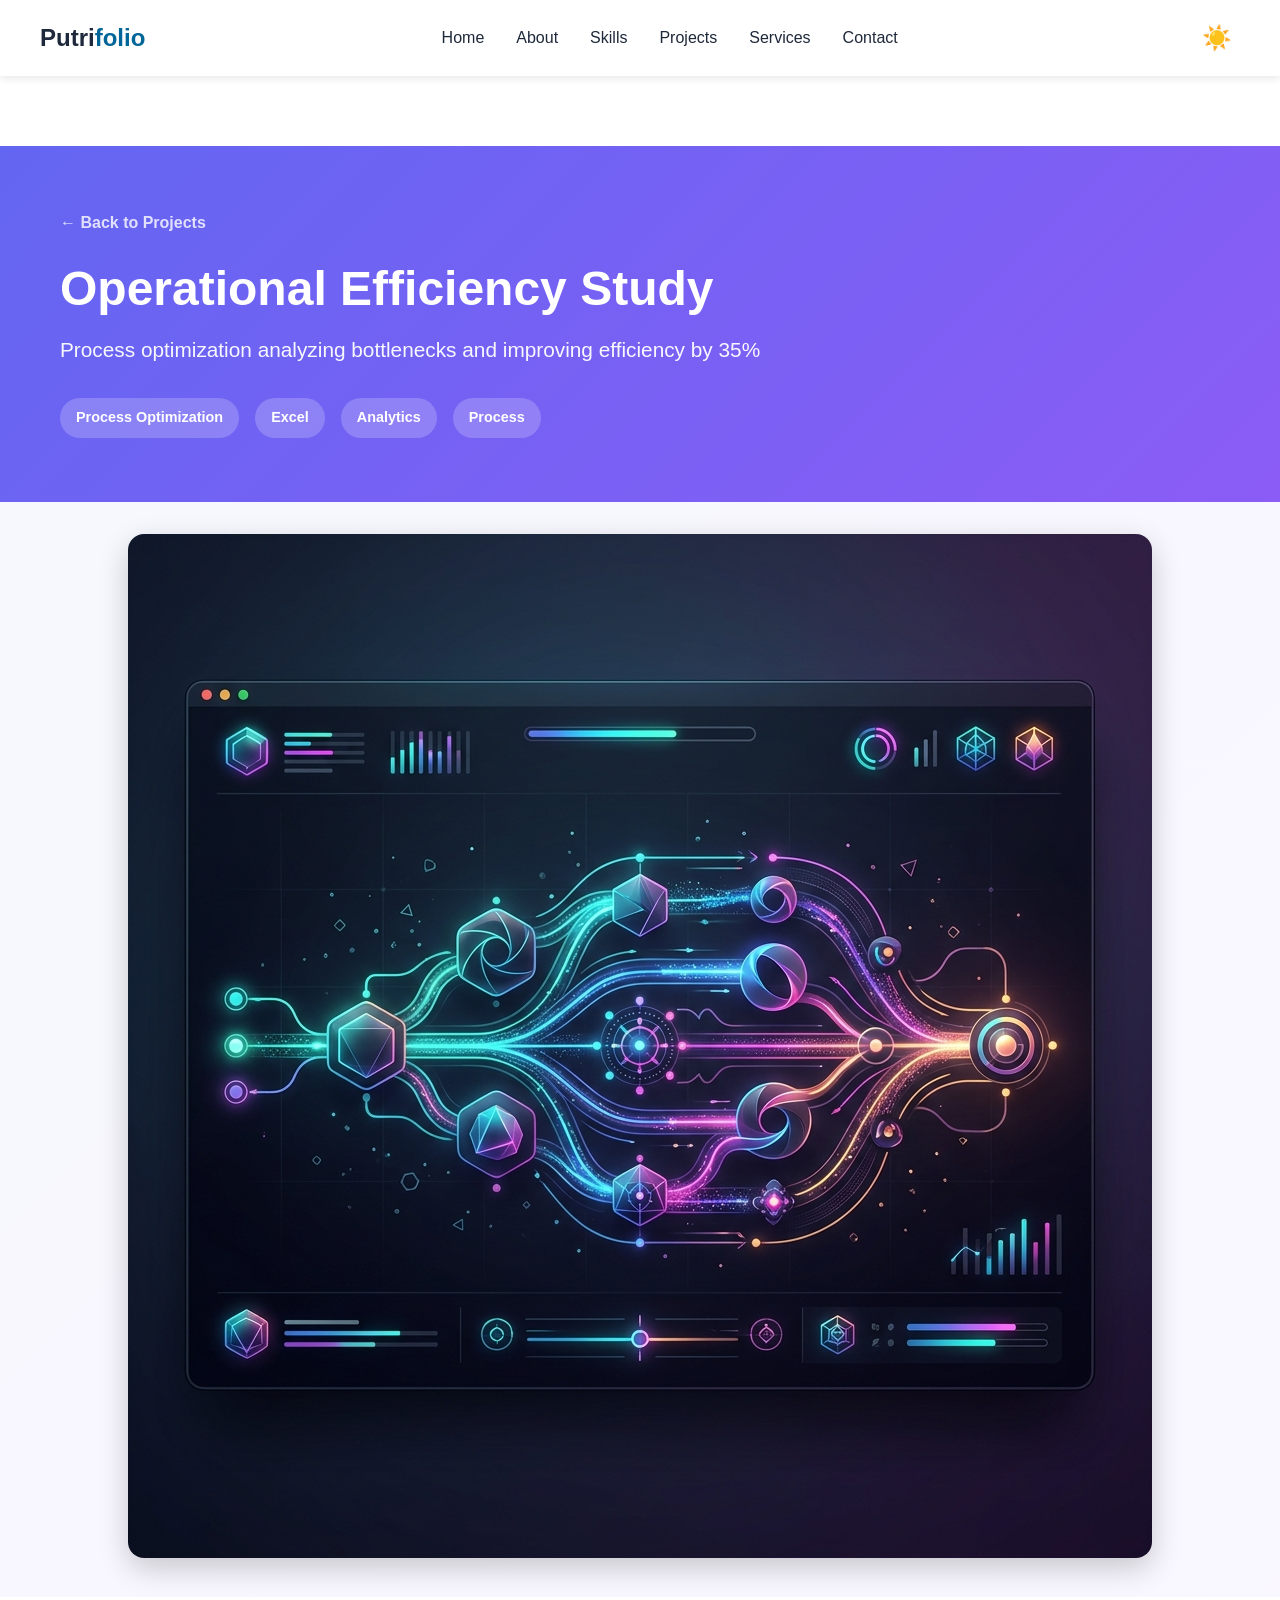
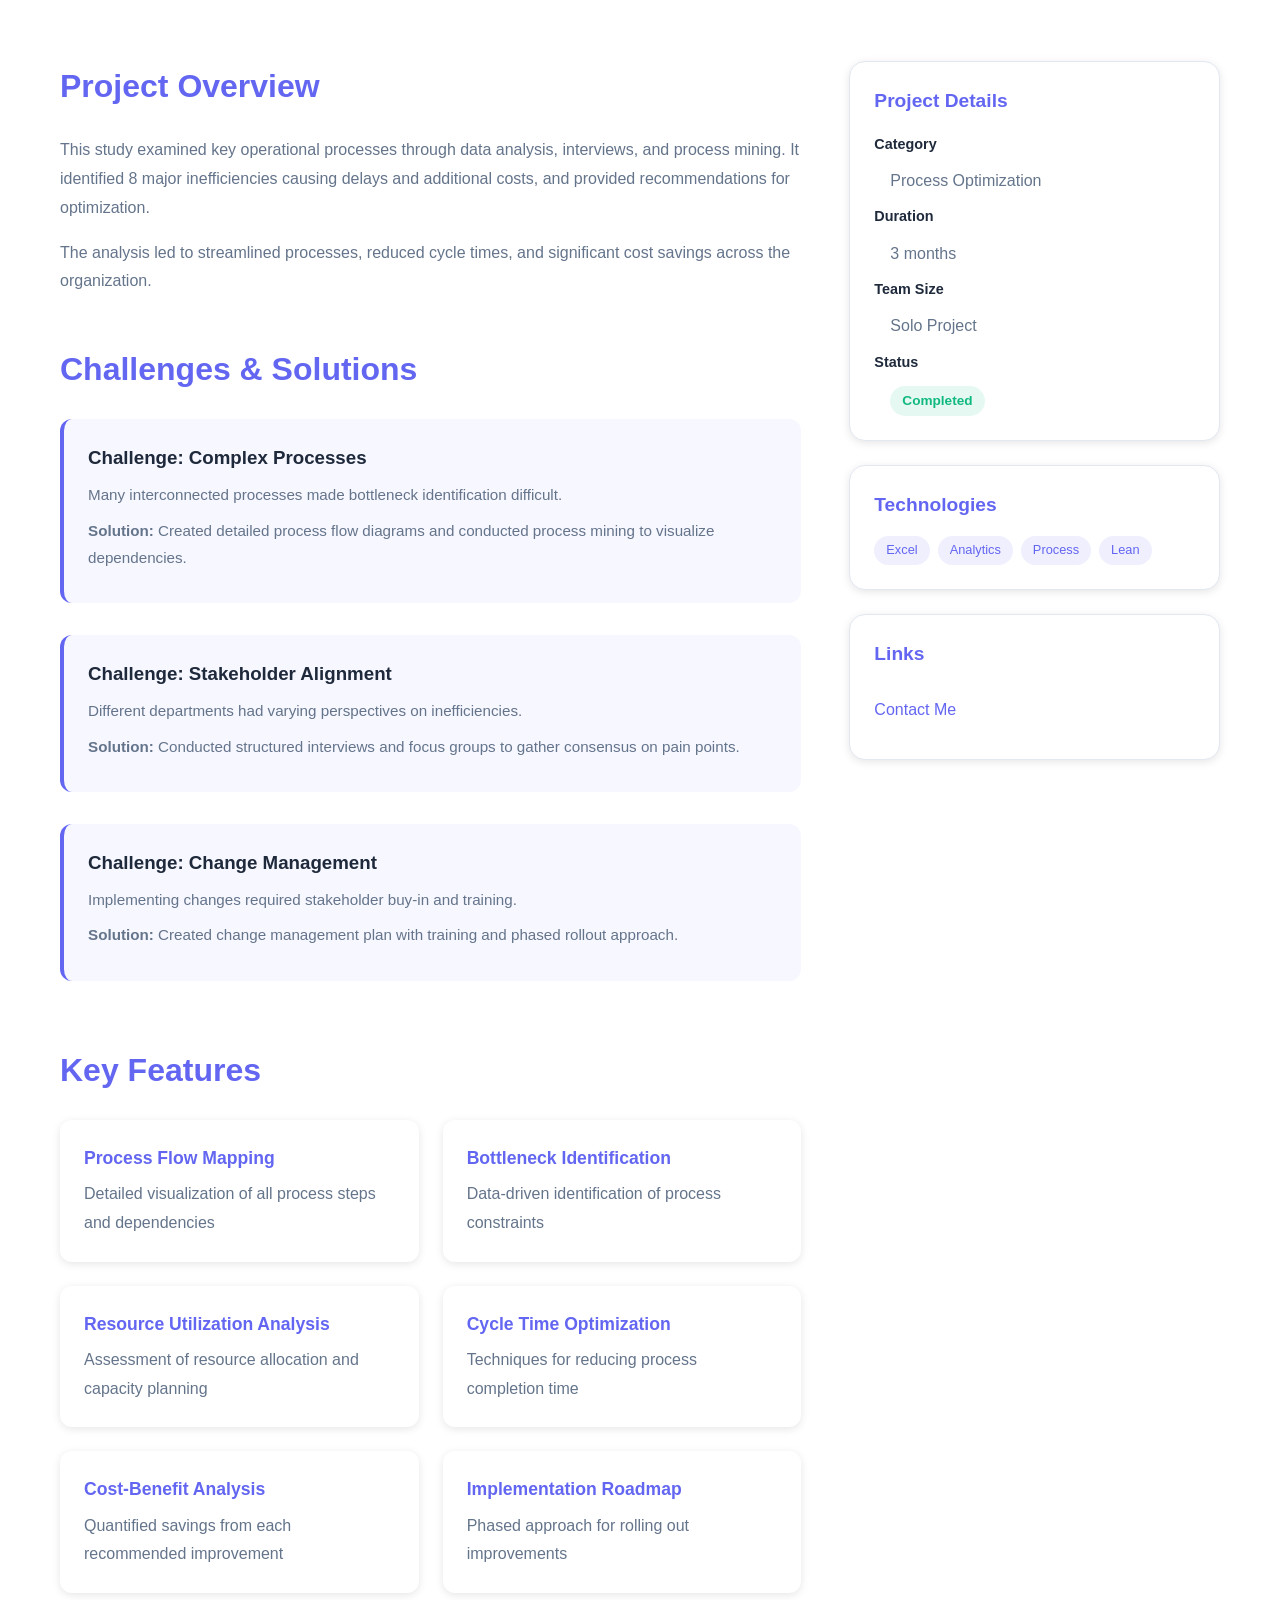
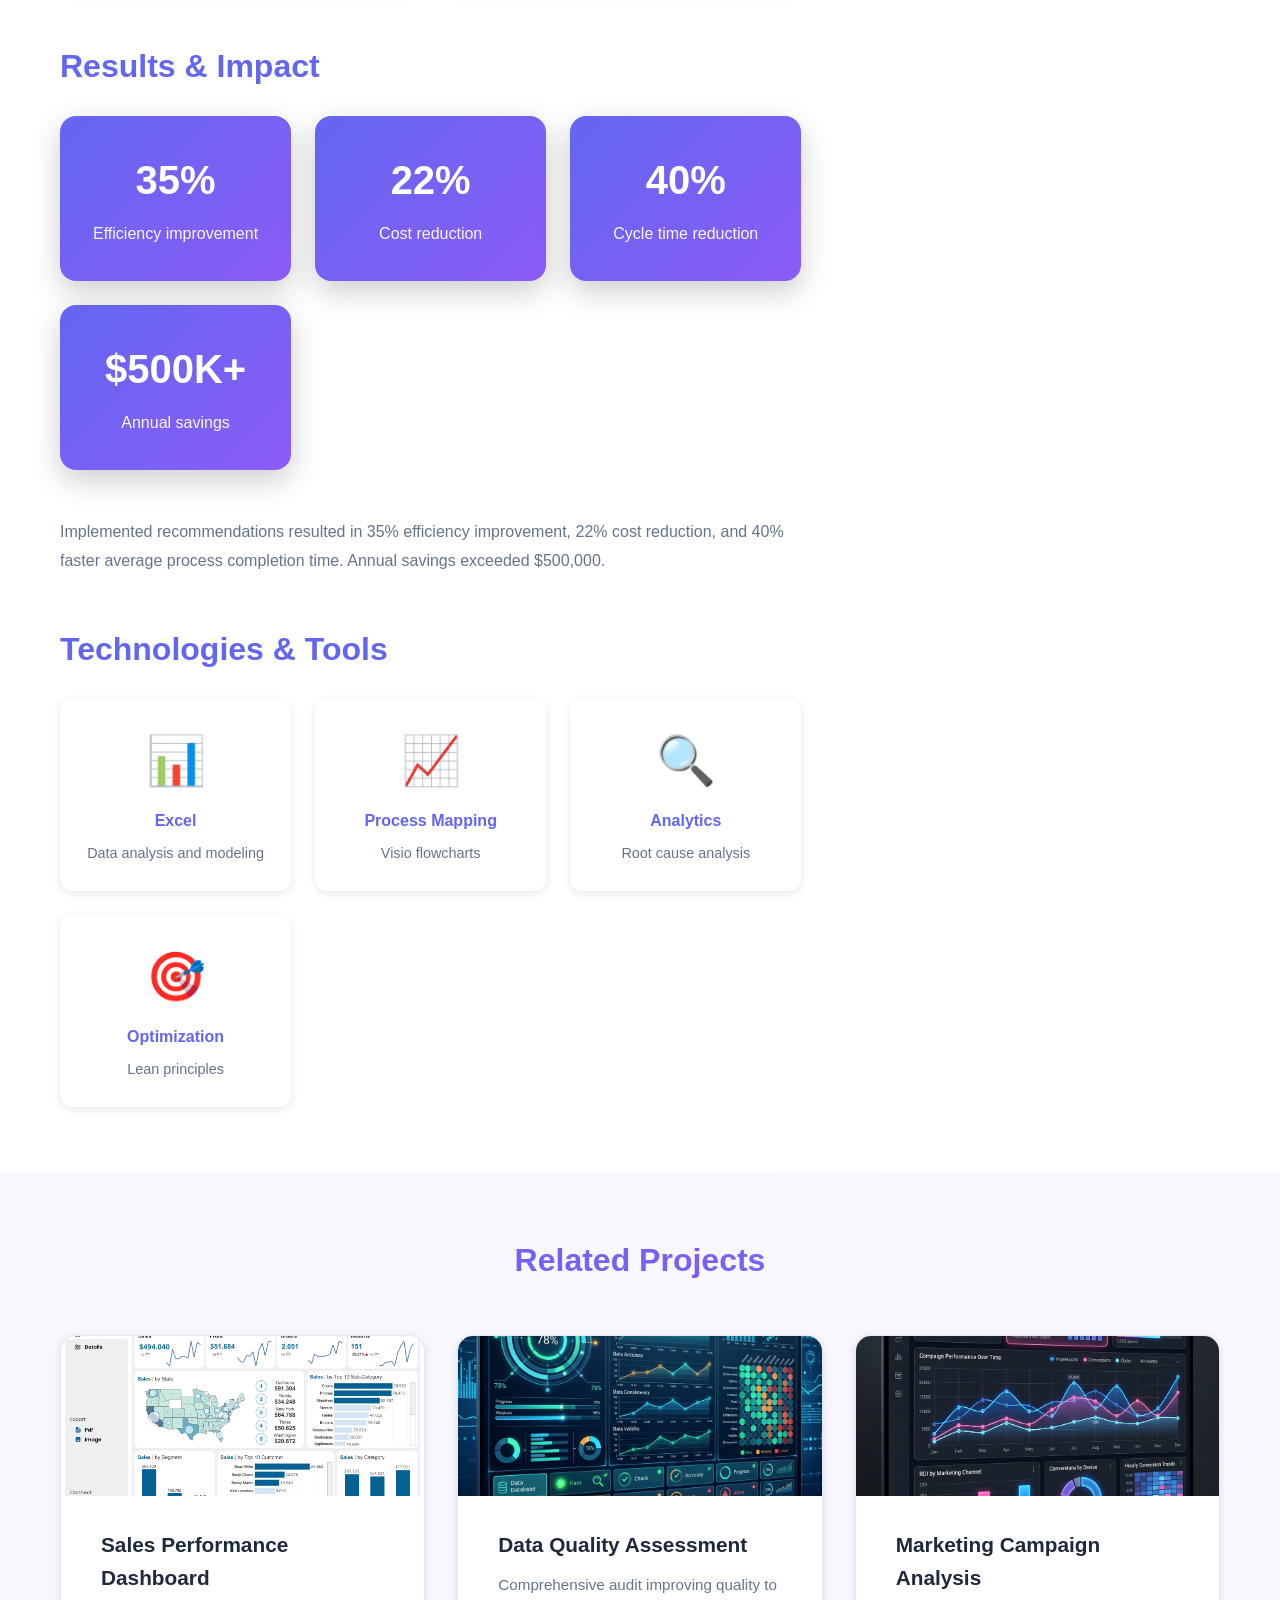
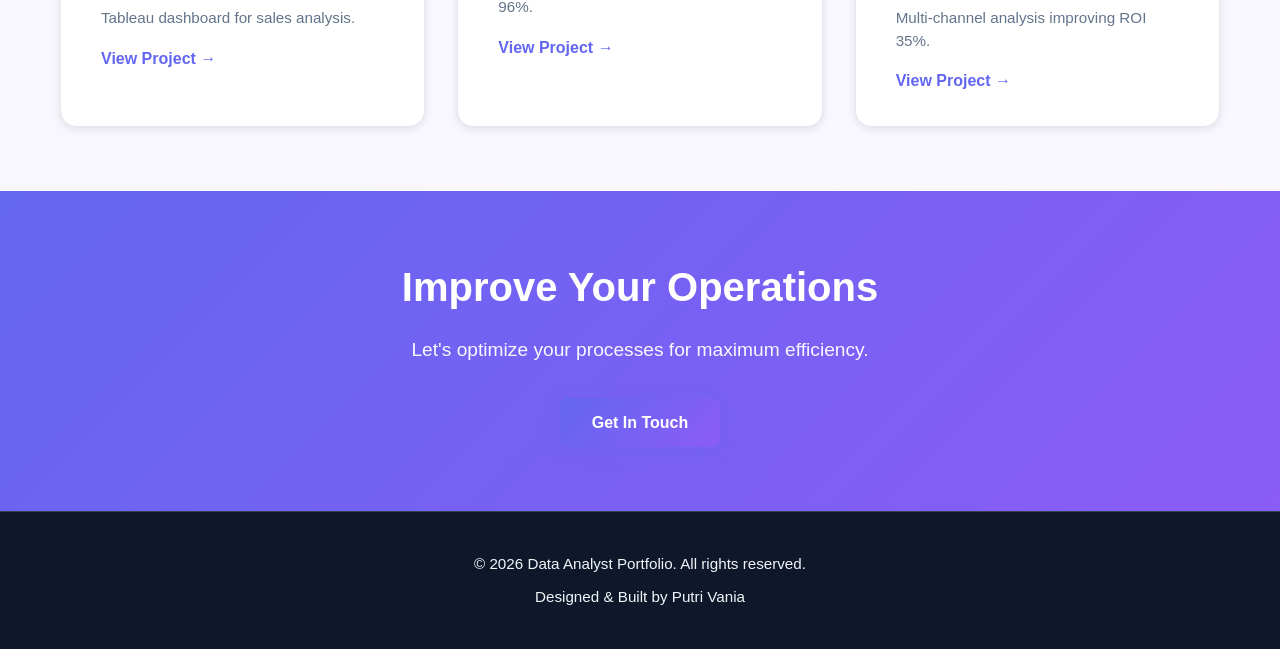
<file: project-6.html>
<!DOCTYPE html>
<html lang="en">
<head>
    <meta charset="UTF-8">
    <meta name="viewport" content="width=device-width, initial-scale=1.0">
    <meta name="description" content="Operational Efficiency Study - Process optimization analysis">
    <title>Operational Efficiency Study | Data Analyst Portfolio</title>
    <link rel="stylesheet" href="styles.css">
</head>
<body>
    <nav class="navbar">
        <div class="container nav-container">
            <div class="logo">
                <a href="index.html">Putri<span>folio</span></a>
            </div>
            <ul class="nav-menu">
                <li><a href="index.html#home" class="nav-link">Home</a></li>
                <li><a href="index.html#about" class="nav-link">About</a></li>
                <li><a href="index.html#skills" class="nav-link">Skills</a></li>
                <li><a href="index.html#projects" class="nav-link">Projects</a></li>
                <li><a href="index.html#services" class="nav-link">Services</a></li>
                <li><a href="index.html#contact" class="nav-link">Contact</a></li>
            </ul>
            <div class="nav-buttons">
                <button class="theme-toggle" id="themeToggle" aria-label="Toggle theme">
                    <span class="sun-icon">☀️</span>
                    <span class="moon-icon">🌙</span>
                </button>
                <button class="hamburger" id="hamburger">
                    <span></span>
                    <span></span>
                    <span></span>
                </button>
            </div>
        </div>
    </nav>

    <section class="project-hero">
        <div class="container">
            <a href="index.html#projects" class="back-link">← Back to Projects</a>
            <h1>Operational Efficiency Study</h1>
            <p class="project-subtitle">Process optimization analyzing bottlenecks and improving efficiency by 35%</p>
            <div class="project-meta">
                <span class="meta-tag">Process Optimization</span>
                <span class="meta-tag">Excel</span>
                <span class="meta-tag">Analytics</span>
                <span class="meta-tag">Process</span>
            </div>
        </div>
    </section>

    <section class="project-image-section">
        <div class="container">
            <img src="assets/operational_efficiency.png" alt="Operational Efficiency Preview" class="project-feature-image">
        </div>
    </section>

    <section class="project-content">
        <div class="container">
            <div class="project-grid">
                <div class="project-main">
                    <div class="project-section">
                        <h2>Project Overview</h2>
                        <p>This study examined key operational processes through data analysis, interviews, and process mining. It identified 8 major inefficiencies causing delays and additional costs, and provided recommendations for optimization.</p>
                        <p>The analysis led to streamlined processes, reduced cycle times, and significant cost savings across the organization.</p>
                    </div>

                    <div class="project-section">
                        <h2>Challenges & Solutions</h2>
                        <div class="challenge-item">
                            <h3>Challenge: Complex Processes</h3>
                            <p>Many interconnected processes made bottleneck identification difficult.</p>
                            <p><strong>Solution:</strong> Created detailed process flow diagrams and conducted process mining to visualize dependencies.</p>
                        </div>
                        <div class="challenge-item">
                            <h3>Challenge: Stakeholder Alignment</h3>
                            <p>Different departments had varying perspectives on inefficiencies.</p>
                            <p><strong>Solution:</strong> Conducted structured interviews and focus groups to gather consensus on pain points.</p>
                        </div>
                        <div class="challenge-item">
                            <h3>Challenge: Change Management</h3>
                            <p>Implementing changes required stakeholder buy-in and training.</p>
                            <p><strong>Solution:</strong> Created change management plan with training and phased rollout approach.</p>
                        </div>
                    </div>

                    <div class="project-section">
                        <h2>Key Features</h2>
                        <ul class="features-detailed">
                            <li>
                                <strong>Process Flow Mapping</strong>
                                <p>Detailed visualization of all process steps and dependencies</p>
                            </li>
                            <li>
                                <strong>Bottleneck Identification</strong>
                                <p>Data-driven identification of process constraints</p>
                            </li>
                            <li>
                                <strong>Resource Utilization Analysis</strong>
                                <p>Assessment of resource allocation and capacity planning</p>
                            </li>
                            <li>
                                <strong>Cycle Time Optimization</strong>
                                <p>Techniques for reducing process completion time</p>
                            </li>
                            <li>
                                <strong>Cost-Benefit Analysis</strong>
                                <p>Quantified savings from each recommended improvement</p>
                            </li>
                            <li>
                                <strong>Implementation Roadmap</strong>
                                <p>Phased approach for rolling out improvements</p>
                            </li>
                        </ul>
                    </div>

                    <div class="project-section">
                        <h2>Results & Impact</h2>
                        <div class="results-grid">
                            <div class="result-card">
                                <h3>35%</h3>
                                <p>Efficiency improvement</p>
                            </div>
                            <div class="result-card">
                                <h3>22%</h3>
                                <p>Cost reduction</p>
                            </div>
                            <div class="result-card">
                                <h3>40%</h3>
                                <p>Cycle time reduction</p>
                            </div>
                            <div class="result-card">
                                <h3>$500K+</h3>
                                <p>Annual savings</p>
                            </div>
                        </div>
                        <p>Implemented recommendations resulted in 35% efficiency improvement, 22% cost reduction, and 40% faster average process completion time. Annual savings exceeded $500,000.</p>
                    </div>

                    <div class="project-section">
                        <h2>Technologies & Tools</h2>
                        <div class="tech-grid">
                            <div class="tech-card">
                                <span class="tech-icon">📊</span>
                                <h4>Excel</h4>
                                <p>Data analysis and modeling</p>
                            </div>
                            <div class="tech-card">
                                <span class="tech-icon">📈</span>
                                <h4>Process Mapping</h4>
                                <p>Visio flowcharts</p>
                            </div>
                            <div class="tech-card">
                                <span class="tech-icon">🔍</span>
                                <h4>Analytics</h4>
                                <p>Root cause analysis</p>
                            </div>
                            <div class="tech-card">
                                <span class="tech-icon">🎯</span>
                                <h4>Optimization</h4>
                                <p>Lean principles</p>
                            </div>
                        </div>
                    </div>
                </div>

                <aside class="project-sidebar">
                    <div class="sidebar-card">
                        <h3>Project Details</h3>
                        <dl>
                            <dt>Category</dt>
                            <dd>Process Optimization</dd>
                            <dt>Duration</dt>
                            <dd>3 months</dd>
                            <dt>Team Size</dt>
                            <dd>Solo Project</dd>
                            <dt>Status</dt>
                            <dd><span class="status-badge completed">Completed</span></dd>
                        </dl>
                    </div>

                    <div class="sidebar-card">
                        <h3>Technologies</h3>
                        <div class="tag-list">
                            <span class="tag">Excel</span>
                            <span class="tag">Analytics</span>
                            <span class="tag">Process</span>
                            <span class="tag">Lean</span>
                        </div>
                    </div>

                    <div class="sidebar-card">
                        <h3>Links</h3>
                        <a href="mailto:putrivania070@gmail.com" class="sidebar-link">Contact Me</a>
                    </div>
                </aside>
            </div>
        </div>
    </section>

    <section class="related-projects">
        <div class="container">
            <h2>Related Projects</h2>
            <div class="projects-grid">
                <div class="project-card">
                    <div class="project-image">
                        <img src="assets/Dashboard Superstore Poppins.png" alt="Sales Performance Dashboard">
                    </div>
                    <div class="project-content">
                        <h3>Sales Performance Dashboard</h3>
                        <p>Tableau dashboard for sales analysis.</p>
                        <a href="project-1.html" class="project-link">View Project →</a>
                    </div>
                </div>

                <div class="project-card">
                    <div class="project-image">
                        <img src="assets/data_quality.png" alt="Data Quality Assessment">
                    </div>
                    <div class="project-content">
                        <h3>Data Quality Assessment</h3>
                        <p>Comprehensive audit improving quality to 96%.</p>
                        <a href="project-5.html" class="project-link">View Project →</a>
                    </div>
                </div>

                <div class="project-card">
                    <div class="project-image">
                        <img src="assets/marketing_analytics.png" alt="Marketing Campaign Analysis">
                    </div>
                    <div class="project-content">
                        <h3>Marketing Campaign Analysis</h3>
                        <p>Multi-channel analysis improving ROI 35%.</p>
                        <a href="project-4.html" class="project-link">View Project →</a>
                    </div>
                </div>
            </div>
        </div>
    </section>

    <section class="project-cta">
        <div class="container">
            <h2>Improve Your Operations</h2>
            <p>Let's optimize your processes for maximum efficiency.</p>
            <a href="index.html#contact" class="btn btn-primary">Get In Touch</a>
        </div>
    </section>

    <footer class="footer">
        <div class="container">
            <p>&copy; 2026 Data Analyst Portfolio. All rights reserved.</p>
            <p>Designed & Built by Putri Vania</p>
        </div>
    </footer>

    <script src="script.js"></script>
</body>
</html>
</file>
<file: styles.css>
/* ==================== CSS Reset & Variables ==================== */
:root {
    --primary-color: #6366f1;
    --secondary-color: #8b5cf6;
    --accent-color: #ec4899;
    --dark-bg: #0f172a;
    --light-bg: #ffffff;
    --dark-text: #1e293b;
    --light-text: #f1f5f9;
    --border-color: #e2e8f0;
    --dark-border: #334155;
    --success-color: #10b981;
    --warning-color: #f59e0b;
    --danger-color: #ef4444;
    
    --transition: all 0.3s ease;
    --shadow: 0 10px 30px rgba(0, 0, 0, 0.2);
    --shadow-sm: 0 2px 8px rgba(0, 0, 0, 0.1);
    
    font-family: 'Segoe UI', Tahoma, Geneva, Verdana, sans-serif;
}

* {
    margin: 0;
    padding: 0;
    box-sizing: border-box;
}

html {
    scroll-behavior: smooth;
}

body {
    background-color: var(--light-bg);
    color: var(--dark-text);
    line-height: 1.6;
    overflow-x: hidden;
    transition: background-color 0.3s, color 0.3s;
}

body.dark-mode {
    background-color: var(--dark-bg);
    color: var(--light-text);
}

/* ==================== Container & Utility Classes ==================== */
.container {
    max-width: 1200px;
    margin: 0 auto;
    padding: 0 20px;
}

.section-title {
    font-size: 2.5rem;
    font-weight: 700;
    text-align: center;
    margin-bottom: 3rem;
    background: linear-gradient(135deg, var(--primary-color), var(--secondary-color));
    -webkit-background-clip: text;
    -webkit-text-fill-color: transparent;
    background-clip: text;
}

/* ==================== Navigation Bar ==================== */
.navbar {
    position: sticky;
    top: 0;
    z-index: 100;
    background-color: var(--light-bg);
    box-shadow: var(--shadow-sm);
    transition: var(--transition);
}

body.dark-mode .navbar {
    background-color: var(--dark-bg);
    border-bottom: 1px solid var(--dark-border);
}

.nav-container {
    display: flex;
    justify-content: space-between;
    align-items: center;
    padding: 1rem 0;
}

.logo a {
    font-size: 1.5rem;
    font-weight: 700;
    color: var(--dark-text);
    text-decoration: none;
    transition: var(--transition);
}

body.dark-mode .logo a {
    color: var(--light-text);
}

.logo a span {
    color: #006699;
}

body.dark-mode .logo a span {
    color: #3b82f6;
}

.logo a:hover {
    transform: scale(1.1);
}

.nav-menu {
    display: flex;
    list-style: none;
    gap: 2rem;
}

.nav-link {
    text-decoration: none;
    color: var(--dark-text);
    font-weight: 500;
    position: relative;
    transition: var(--transition);
}

body.dark-mode .nav-link {
    color: var(--light-text);
}

.nav-link::after {
    content: '';
    position: absolute;
    bottom: -5px;
    left: 0;
    width: 0;
    height: 2px;
    background: linear-gradient(135deg, var(--primary-color), var(--secondary-color));
    transition: var(--transition);
}

.nav-link:hover::after {
    width: 100%;
}

.nav-buttons {
    display: flex;
    align-items: center;
    gap: 1rem;
}

.theme-toggle {
    background: none;
    border: none;
    font-size: 1.5rem;
    cursor: pointer;
    padding: 0.5rem;
    display: flex;
    align-items: center;
    justify-content: center;
    transition: var(--transition);
}

.theme-toggle:hover {
    transform: rotate(20deg);
}

.moon-icon {
    display: none;
}

body.dark-mode .sun-icon {
    display: none;
}

body.dark-mode .moon-icon {
    display: inline;
}

.hamburger {
    display: none;
    flex-direction: column;
    background: none;
    border: none;
    cursor: pointer;
    gap: 0.4rem;
}

.hamburger span {
    width: 25px;
    height: 3px;
    background-color: var(--dark-text);
    border-radius: 2px;
    transition: var(--transition);
}

body.dark-mode .hamburger span {
    background-color: var(--light-text);
}

.hamburger.active span:nth-child(1) {
    transform: rotate(45deg) translate(10px, 10px);
}

.hamburger.active span:nth-child(2) {
    opacity: 0;
}

.hamburger.active span:nth-child(3) {
    transform: rotate(-45deg) translate(7px, -7px);
}

/* ==================== Buttons ==================== */
.btn {
    padding: 0.75rem 2rem;
    font-size: 1rem;
    font-weight: 600;
    border: none;
    border-radius: 0.5rem;
    cursor: pointer;
    text-decoration: none;
    display: inline-block;
    transition: var(--transition);
    text-align: center;
}

.btn-primary {
    background: linear-gradient(135deg, var(--primary-color), var(--secondary-color));
    color: white;
    box-shadow: 0 4px 15px rgba(99, 102, 241, 0.4);
}

.btn-primary:hover {
    transform: translateY(-2px);
    box-shadow: 0 6px 20px rgba(99, 102, 241, 0.6);
}

.btn-secondary {
    background: transparent;
    color: var(--primary-color);
    border: 2px solid var(--primary-color);
}

body.dark-mode .btn-secondary {
    color: var(--primary-color);
}

.btn-secondary:hover {
    background-color: var(--primary-color);
    color: white;
}

/* ==================== Hero Section ==================== */
.hero {
    padding: 6rem 0;
    background: linear-gradient(135deg, rgba(99, 102, 241, 0.1), rgba(139, 92, 246, 0.1));
    min-height: calc(100vh - 70px);
    display: flex;
    align-items: center;
    position: relative;
    overflow: hidden;
}

.hero .container {
    display: grid;
    grid-template-columns: 1fr 1fr;
    gap: 3rem;
    align-items: center;
}

.hero-content {
    animation: slideInLeft 0.8s ease-out;
}

.hero-title {
    font-size: 3rem;
    font-weight: 700;
    margin-bottom: 1rem;
    line-height: 1.2;
    color: var(--dark-text);
}

body.dark-mode .hero-title {
    color: var(--light-text);
}

.hero-subtitle {
    font-size: 1.5rem;
    color: var(--secondary-color);
    margin-bottom: 1rem;
    font-weight: 600;
}

.hero-description {
    font-size: 1.1rem;
    color: #64748b;
    margin-bottom: 2rem;
    line-height: 1.8;
}

body.dark-mode .hero-description {
    color: #cbd5e1;
}

.hero-buttons {
    display: flex;
    gap: 1rem;
    flex-wrap: wrap;
}

.hero-illustration {
    animation: slideInRight 0.8s ease-out;
    display: flex;
    justify-content: center;
    align-items: center;
}

.chart-animation {
    display: flex;
    align-items: flex-end;
    justify-content: center;
    gap: 1.5rem;
    height: 250px;
}

.bar {
    width: 50px;
    background: linear-gradient(135deg, var(--primary-color), var(--secondary-color));
    border-radius: 0.5rem 0.5rem 0 0;
    opacity: 0.8;
    animation: barAnimation 1.5s ease-in-out infinite;
}

.bar-1 {
    height: 80px;
    animation-delay: 0s;
}

.bar-2 {
    height: 140px;
    animation-delay: 0.2s;
}

.bar-3 {
    height: 100px;
    animation-delay: 0.4s;
}

@keyframes barAnimation {
    0%, 100% { height: var(--current-height); }
    50% { height: calc(var(--current-height) * 1.2); }
}

/* ==================== About Section ==================== */
.about {
    padding: 5rem 0;
    background-color: var(--light-bg);
}

body.dark-mode .about {
    background-color: var(--dark-bg);
}

.about-content {
    display: grid;
    grid-template-columns: 1fr 1fr;
    gap: 3rem;
    align-items: center;
}

.about-text p {
    margin-bottom: 1rem;
    font-size: 1.1rem;
    line-height: 1.8;
    color: #64748b;
}

body.dark-mode .about-text p {
    color: #cbd5e1;
}

.about-list {
    list-style: none;
    margin-top: 2rem;
}

.about-list li {
    padding: 0.5rem 0;
    font-size: 1rem;
    display: flex;
    align-items: center;
}

.about-stats {
    display: grid;
    grid-template-columns: 1fr 1fr;
    gap: 1.5rem;
}

.stat-card {
    background: linear-gradient(135deg, var(--primary-color), var(--secondary-color));
    color: white;
    padding: 2rem;
    border-radius: 1rem;
    text-align: center;
    transition: var(--transition);
}

.stat-card:hover {
    transform: translateY(-5px);
    box-shadow: var(--shadow);
}

.stat-card h3 {
    font-size: 2.5rem;
    margin-bottom: 0.5rem;
}

.stat-card p {
    font-size: 0.9rem;
    opacity: 0.9;
}

/* ==================== Skills Section ==================== */
.skills {
    padding: 5rem 0;
    background: linear-gradient(135deg, rgba(99, 102, 241, 0.05), rgba(139, 92, 246, 0.05));
}

.skills-grid {
    display: grid;
    grid-template-columns: repeat(auto-fit, minmax(280px, 1fr));
    gap: 2rem;
}

.skill-category {
    background-color: var(--light-bg);
    padding: 2.5rem;
    border-radius: 1rem;
    box-shadow: var(--shadow-sm);
    transition: var(--transition);
}

body.dark-mode .skill-category {
    background-color: #1e293b;
    border: 1px solid var(--dark-border);
}

.skill-category:hover {
    transform: translateY(-5px);
    box-shadow: var(--shadow);
}

.skill-category h3 {
    font-size: 1.3rem;
    margin-bottom: 2rem;
    color: var(--primary-color);
}

.skill-items {
    display: flex;
    flex-direction: column;
    gap: 2rem;
}

.skill-item {
    display: flex;
    flex-direction: column;
    gap: 0.7rem;
}

.skill-name {
    font-weight: 600;
    font-size: 0.95rem;
}

.skill-bar {
    height: 12px;
    background-color: #e2e8f0;
    border-radius: 4px;
    overflow: hidden;
}

body.dark-mode .skill-bar {
    background-color: #334155;
}

.skill-progress {
    height: 100%;
    background: linear-gradient(90deg, var(--primary-color), var(--secondary-color));
    border-radius: 4px;
    animation: skillFill 1s ease-out forwards;
}

/* ==================== Tools Section ==================== */
.tools {
    padding: 5rem 0;
    background: linear-gradient(135deg, rgba(99, 102, 241, 0.05), rgba(139, 92, 246, 0.05));
}

body.dark-mode .tools {
    background-color: var(--dark-bg);
}

.tools-grid {
    display: grid;
    grid-template-columns: repeat(auto-fit, minmax(200px, 1fr));
    gap: 2rem;
    margin-top: 3rem;
}

.tool-card {
    background-color: var(--light-bg);
    border: 1px solid var(--border-color);
    border-radius: 1rem;
    padding: 2rem;
    text-align: center;
    transition: var(--transition);
    display: flex;
    flex-direction: column;
    align-items: center;
    gap: 1.5rem;
    box-shadow: var(--shadow-sm);
}

body.dark-mode .tool-card {
    background-color: #1e293b;
    border-color: var(--dark-border);
}

.tool-card:hover {
    transform: translateY(-10px);
    box-shadow: var(--shadow);
    border-color: var(--primary-color);
}

.tool-card img {
    width: 50px;
    height: 50px;
    object-fit: contain;
    transition: var(--transition);
}

.tool-card h3 {
    font-size: 1.1rem;
    font-weight: 600;
    color: var(--dark-text);
}

body.dark-mode .tool-card h3 {
    color: var(--light-text);
}


@keyframes skillFill {
    from {
        width: 0 !important;
    }
}

/* ==================== Projects Section ==================== */
.projects {
    padding: 5rem 0;
    background-color: var(--light-bg);
}

body.dark-mode .projects {
    background-color: var(--dark-bg);
}

.projects-grid {
    display: grid;
    grid-template-columns: repeat(auto-fit, minmax(350px, 1fr));
    gap: 2rem;
}

.project-card {
    background-color: var(--light-bg);
    border: 1px solid var(--border-color);
    border-radius: 1rem;
    overflow: hidden;
    transition: var(--transition);
    box-shadow: var(--shadow-sm);
}

body.dark-mode .project-card {
    background-color: #1e293b;
    border-color: var(--dark-border);
}

.project-card:hover {
    transform: translateY(-10px);
    box-shadow: var(--shadow);
}

.project-image {
    height: 160px;
    background: linear-gradient(135deg, var(--primary-color), var(--secondary-color));
    display: flex;
    align-items: center;
    justify-content: center;
    overflow: hidden;
}

.project-image img {
    width: 100%;
    height: 100%;
    object-fit: cover;
}

.placeholder-image {
    font-size: 4rem;
    opacity: 0.8;
    animation: float 3s ease-in-out infinite;
}

@keyframes float {
    0%, 100% { transform: translateY(0px); }
    50% { transform: translateY(-10px); }
}

.project-card .project-content {
    padding: 2rem 2.5rem;
}

.project-card .project-content h3 {
    font-size: 1.3rem;
    margin-bottom: 0.8rem;
    color: var(--dark-text);
}

body.dark-mode .project-card .project-content h3 {
    color: var(--light-text);
}

.project-card .project-content p {
    color: #64748b;
    margin-bottom: 1rem;
    font-size: 0.95rem;
    line-height: 1.5;
}

body.dark-mode .project-card .project-content p {
    color: #cbd5e1;
}

.project-tags {
    display: flex;
    flex-wrap: wrap;
    gap: 0.5rem;
    margin-bottom: 1rem;
}

.tag {
    background-color: rgba(99, 102, 241, 0.1);
    color: var(--primary-color);
    padding: 0.25rem 0.75rem;
    border-radius: 1rem;
    font-size: 0.8rem;
    font-weight: 500;
}

body.dark-mode .tag {
    background-color: rgba(99, 102, 241, 0.2);
}

.project-link {
    color: var(--primary-color);
    text-decoration: none;
    font-weight: 600;
    transition: var(--transition);
    display: inline-flex;
    align-items: center;
    gap: 0.5rem;
}

.project-link:hover {
    color: var(--secondary-color);
    transform: translateX(5px);
}

/* ==================== Services Section ==================== */
.services {
    padding: 5rem 0;
    background: linear-gradient(135deg, rgba(99, 102, 241, 0.05), rgba(139, 92, 246, 0.05));
}

.services-grid {
    display: grid;
    grid-template-columns: repeat(auto-fit, minmax(300px, 1fr));
    gap: 2rem;
}

.service-card {
    background-color: var(--light-bg);
    padding: 2rem;
    border-radius: 1rem;
    text-align: center;
    transition: var(--transition);
    border: 1px solid var(--border-color);
}

body.dark-mode .service-card {
    background-color: #1e293b;
    border-color: var(--dark-border);
}

.service-card:hover {
    transform: translateY(-10px) scale(1.02);
    box-shadow: var(--shadow);
    border-color: var(--primary-color);
}

.service-icon {
    font-size: 3rem;
    margin-bottom: 1rem;
    display: inline-block;
}

.service-card h3 {
    font-size: 1.3rem;
    margin-bottom: 1rem;
    color: var(--dark-text);
}

body.dark-mode .service-card h3 {
    color: var(--light-text);
}

.service-card p {
    color: #64748b;
    line-height: 1.6;
    font-size: 0.95rem;
}

body.dark-mode .service-card p {
    color: #cbd5e1;
}

/* ==================== Contact Section ==================== */
.contact {
    padding: 5rem 0;
    background-color: var(--light-bg);
}

body.dark-mode .contact {
    background-color: var(--dark-bg);
}

.contact-content {
    display: grid;
    grid-template-columns: 2fr 1fr;
    gap: 3rem;
}

.contact-form-wrapper {
    background-color: var(--light-bg);
    padding: 2rem;
    border-radius: 1rem;
    border: 1px solid var(--border-color);
}

body.dark-mode .contact-form-wrapper {
    background-color: #1e293b;
    border-color: var(--dark-border);
}

.form-group {
    margin-bottom: 1.5rem;
}

.contact-form input,
.contact-form textarea {
    width: 100%;
    padding: 0.75rem;
    border: 1px solid var(--border-color);
    border-radius: 0.5rem;
    font-size: 1rem;
    font-family: inherit;
    transition: var(--transition);
    background-color: var(--light-bg);
    color: var(--dark-text);
}

body.dark-mode .contact-form input,
body.dark-mode .contact-form textarea {
    background-color: #0f172a;
    border-color: var(--dark-border);
    color: var(--light-text);
}

.contact-form input:focus,
.contact-form textarea:focus {
    outline: none;
    border-color: var(--primary-color);
    box-shadow: 0 0 0 3px rgba(99, 102, 241, 0.1);
}

.form-message {
    margin-top: 1rem;
    padding: 1rem;
    border-radius: 0.5rem;
    text-align: center;
    display: none;
}

.form-message.success {
    display: block;
    background-color: #d1fae5;
    color: #065f46;
    border: 1px solid #6ee7b7;
}

.form-message.error {
    display: block;
    background-color: #fee2e2;
    color: #7f1d1d;
    border: 1px solid #fca5a5;
}

body.dark-mode .form-message.success {
    background-color: rgba(16, 185, 129, 0.1);
    color: #86efac;
}

body.dark-mode .form-message.error {
    background-color: rgba(239, 68, 68, 0.1);
    color: #fca5a5;
}

.contact-info {
    background: linear-gradient(135deg, #312e81, #4338ca);
    padding: 2rem;
    border-radius: 1rem;
    color: #f8fafc;
}

.contact-info h3 {
    font-size: 1.5rem;
    margin-bottom: 2rem;
}

.contact-info p,
.contact-info a {
    color: #f8fafc;
}

.contact-info a {
    text-decoration: underline;
}

.info-item {
    display: flex;
    align-items: flex-start;
    gap: 1rem;
    margin-bottom: 1.5rem;
}

.info-icon {
    font-size: 1.5rem;
    min-width: 2rem;
}

.info-item p {
    margin: 0;
}

.info-item a {
    color: white;
    text-decoration: none;
    transition: var(--transition);
    font-weight: 500;
}

.info-item a:hover {
    opacity: 0.8;
    text-decoration: underline;
}

.social-links {
    margin-top: 2rem;
    padding-top: 2rem;
    border-top: 1px solid rgba(255, 255, 255, 0.2);
}

.social-links h4 {
    margin-bottom: 1rem;
}

.social-icons {
    display: flex;
    gap: 1rem;
}

.social-icon {
    font-size: 1.5rem;
    text-decoration: none;
    transition: var(--transition);
    display: flex;
    align-items: center;
    justify-content: center;
    width: 45px;
    height: 45px;
    background: rgba(255, 255, 255, 0.2);
    border-radius: 50%;
}

.social-icon:hover {
    background: rgba(255, 255, 255, 0.3);
    transform: translateY(-3px);
}

/* ==================== Footer ==================== */
.footer {
    background-color: var(--dark-bg);
    color: var(--light-text);
    padding: 2rem 0;
    text-align: center;
    border-top: 1px solid var(--dark-border);
}

.footer p {
    margin: 0.5rem 0;
    font-size: 0.95rem;
}

.heart {
    animation: heartbeat 1.5s ease-in-out infinite;
}

@keyframes heartbeat {
    0%, 100% { transform: scale(1); }
    50% { transform: scale(1.2); }
}

/* ==================== Animations ==================== */
@keyframes slideInLeft {
    from {
        opacity: 0;
        transform: translateX(-30px);
    }
    to {
        opacity: 1;
        transform: translateX(0);
    }
}

@keyframes slideInRight {
    from {
        opacity: 0;
        transform: translateX(30px);
    }
    to {
        opacity: 1;
        transform: translateX(0);
    }
}

/* ==================== Responsive Design ==================== */
@media (max-width: 768px) {
    .nav-menu {
        position: fixed;
        left: -100%;
        top: 70px;
        flex-direction: column;
        background-color: var(--light-bg);
        width: 100%;
        text-align: center;
        transition: 0.3s;
        padding: 2rem 0;
        gap: 0;
    }

    body.dark-mode .nav-menu {
        background-color: var(--dark-bg);
    }

    .nav-menu.active {
        left: 0;
    }

    .nav-menu li {
        padding: 1rem 0;
    }

    .hamburger {
        display: flex;
    }

    .hero {
        padding: 4rem 0;
        min-height: auto;
    }

    .hero .container {
        grid-template-columns: 1fr;
        gap: 2rem;
    }

    .hero-title {
        font-size: 2rem;
    }

    .hero-subtitle {
        font-size: 1.2rem;
    }

    .hero-buttons {
        flex-direction: column;
    }

    .hero-buttons .btn {
        width: 100%;
    }

    .about-content {
        grid-template-columns: 1fr;
    }

    .about-stats {
        grid-template-columns: 1fr 1fr;
    }

    .contact-content {
        grid-template-columns: 1fr;
    }

    .section-title {
        font-size: 2rem;
    }

    .hero-illustration {
        margin-top: 2rem;
    }

    .modal-content {
        width: 90%;
        max-height: 90vh;
    }

    .modal-header {
        height: 250px;
    }

    .modal-placeholder {
        font-size: 5rem;
    }

    .modal-body {
        padding: 2rem;
    }

    .modal-section h3 {
        font-size: 1.2rem;
    }
}

@media (max-width: 480px) {
    .hero-title {
        font-size: 1.5rem;
    }

    .hero-subtitle {
        font-size: 1rem;
    }

    .section-title {
        font-size: 1.5rem;
        margin-bottom: 2rem;
    }

    .projects-grid {
        grid-template-columns: 1fr;
    }

    .services-grid {
        grid-template-columns: 1fr;
    }

    .skills-grid {
        grid-template-columns: 1fr;
    }

    .stat-card {
        padding: 1.5rem;
    }

    .stat-card h3 {
        font-size: 2rem;
    }

    .chart-animation {
        height: 150px;
    }

    .bar {
        width: 35px;
    }

    .nav-menu {
        top: 60px;
    }

    .contact-form input,
    .contact-form textarea {
        padding: 0.6rem;
    }

    .about-stats {
        grid-template-columns: 1fr;
    }

    .modal-content {
        width: 95%;
        max-height: 95vh;
    }

    .modal-header {
        height: 200px;
    }

    .modal-placeholder {
        font-size: 4rem;
    }

    .modal-body {
        padding: 1.5rem;
    }

    .modal-body h2 {
        font-size: 1.5rem;
    }

    .modal-meta {
        flex-direction: column;
    }

    .modal-actions {
        flex-direction: column;
    }

    .modal-actions .btn {
        width: 100%;
    }

    .features-list {
        grid-template-columns: 1fr;
    }
}

/* ==================== Project Modal ====================*/
.modal {
    display: none;
    position: fixed;
    top: 0;
    left: 0;
    width: 100%;
    height: 100%;
    background-color: rgba(0, 0, 0, 0.7);
    z-index: 1000;
    overflow-y: auto;
    animation: fadeIn 0.3s ease-out;
}

.modal.active {
    display: flex;
    align-items: center;
    justify-content: center;
}

.modal-content {
    background-color: var(--light-bg);
    border-radius: 1rem;
    max-width: 800px;
    width: 90%;
    max-height: 90vh;
    overflow-y: auto;
    position: relative;
    animation: slideUp 0.3s ease-out;
    box-shadow: var(--shadow);
}

body.dark-mode .modal-content {
    background-color: #1e293b;
}

.modal-close {
    position: absolute;
    top: 1.5rem;
    right: 1.5rem;
    background: none;
    border: none;
    font-size: 2rem;
    cursor: pointer;
    color: var(--dark-text);
    z-index: 10;
    transition: var(--transition);
    width: 40px;
    height: 40px;
    display: flex;
    align-items: center;
    justify-content: center;
}

body.dark-mode .modal-close {
    color: var(--light-text);
}

.modal-close:hover {
    transform: rotate(90deg);
    color: var(--primary-color);
}

.modal-header {
    position: relative;
    height: 350px;
    background: linear-gradient(135deg, var(--primary-color), var(--secondary-color));
    border-radius: 1rem 1rem 0 0;
    overflow: hidden;
}

.modal-image {
    display: block;
    width: 100%;
    height: 100%;
    position: relative;
    overflow: hidden;
}

.modal-image img {
    width: 100%;
    height: 100% !important;
    object-fit: cover !important;
    object-position: top center !important;
}

#modalProjectImage {
    width: 100% !important;
    height: 100% !important;
    background-size: cover !important;
    background-position: top center !important;
    background-repeat: no-repeat !important;
    display: block !important;
}

.modal-placeholder {
    width: 100%;
    height: 100%;
    display: block;
}

.modal-body {
    padding: 2.5rem;
}

.modal-body h2 {
    font-size: 2rem;
    margin-bottom: 1rem;
    color: var(--dark-text);
}

body.dark-mode .modal-body h2 {
    color: var(--light-text);
}

.modal-meta {
    display: flex;
    gap: 1rem;
    margin-bottom: 2rem;
    flex-wrap: wrap;
}

.modal-category,
.modal-date {
    background-color: rgba(99, 102, 241, 0.1);
    color: var(--primary-color);
    padding: 0.5rem 1rem;
    border-radius: 2rem;
    font-size: 0.9rem;
    font-weight: 600;
}

body.dark-mode .modal-category,
body.dark-mode .modal-date {
    background-color: rgba(99, 102, 241, 0.2);
}

.modal-body > p {
    color: #64748b;
    margin-bottom: 2rem;
    font-size: 1rem;
    line-height: 1.8;
}

body.dark-mode .modal-body > p {
    color: #cbd5e1;
}

.modal-section {
    margin-bottom: 2rem;
}

.modal-section h3 {
    font-size: 1.3rem;
    margin-bottom: 1rem;
    color: var(--primary-color);
}

.modal-section p {
    color: #64748b;
    line-height: 1.8;
}

body.dark-mode .modal-section p {
    color: #cbd5e1;
}

.features-list {
    list-style: none;
    display: grid;
    grid-template-columns: 1fr;
    gap: 0.8rem;
}

.features-list li {
    padding-left: 1.5rem;
    position: relative;
    color: #64748b;
}

body.dark-mode .features-list li {
    color: #cbd5e1;
}

.features-list li::before {
    content: '✓';
    position: absolute;
    left: 0;
    color: var(--success-color);
    font-weight: bold;
    font-size: 1.1rem;
}

.modal-tags {
    display: flex;
    flex-wrap: wrap;
    gap: 0.5rem;
}

.modal-actions {
    display: flex;
    gap: 1rem;
    margin-top: 2rem;
    padding-top: 2rem;
    border-top: 1px solid var(--border-color);
    flex-wrap: wrap;
}

body.dark-mode .modal-actions {
    border-top-color: var(--dark-border);
}

.modal-actions .btn {
    flex: 1;
    min-width: 150px;
}

@keyframes fadeIn {
    from {
        opacity: 0;
    }
    to {
        opacity: 1;
    }
}

@keyframes slideUp {
    from {
        opacity: 0;
        transform: translateY(30px);
    }
    to {
        opacity: 1;
        transform: translateY(0);
    }
}

/* ==================== Project Pages ====================*/
.project-hero {
    background: linear-gradient(135deg, var(--primary-color), var(--secondary-color));
    color: white;
    padding: 4rem 0;
    margin-top: 70px;
}

.back-link {
    color: rgba(255, 255, 255, 0.8);
    text-decoration: none;
    font-weight: 600;
    display: inline-block;
    margin-bottom: 1.5rem;
    transition: var(--transition);
}

.back-link:hover {
    color: white;
}

.project-hero h1 {
    font-size: 3rem;
    margin-bottom: 1rem;
    line-height: 1.2;
}

.project-subtitle {
    font-size: 1.3rem;
    opacity: 0.95;
    margin-bottom: 2rem;
    line-height: 1.6;
}

.project-meta {
    display: flex;
    gap: 1rem;
    flex-wrap: wrap;
}

.meta-tag {
    background: rgba(255, 255, 255, 0.2);
    color: white;
    padding: 0.5rem 1rem;
    border-radius: 2rem;
    font-weight: 600;
    font-size: 0.9rem;
}

.project-image-section {
    padding: 2rem 0;
    background: linear-gradient(135deg, rgba(99, 102, 241, 0.05), rgba(139, 92, 246, 0.05));
    display: flex;
    justify-content: center;
}

.tableauPlaceholder {
    margin: 0 auto !important;
    display: flex !important;
    justify-content: center !important;
}

.tableauViz {
    margin: 0 auto !important;
}

.project-feature-image {
    width: 100%;
    height: auto;
    border-radius: 1rem;
    box-shadow: var(--shadow);
    object-fit: cover;
}

.project-content {
    padding: 4rem 0;
}

.project-grid {
    display: grid;
    grid-template-columns: 2fr 1fr;
    gap: 3rem;
}

.project-main {
    display: flex;
    flex-direction: column;
    gap: 3rem;
}

.project-section {
    display: flex;
    flex-direction: column;
    gap: 1rem;
}

.project-section h2 {
    font-size: 2rem;
    color: var(--primary-color);
    margin-bottom: 0.5rem;
}

.project-section p {
    color: #64748b;
    line-height: 1.8;
    font-size: 1rem;
}

body.dark-mode .project-section p {
    color: #cbd5e1;
}

.challenge-item {
    background-color: rgba(99, 102, 241, 0.05);
    padding: 1.5rem;
    border-radius: 0.75rem;
    border-left: 4px solid var(--primary-color);
    margin-bottom: 1rem;
}

body.dark-mode .challenge-item {
    background-color: rgba(99, 102, 241, 0.1);
}

.challenge-item h3 {
    color: var(--dark-text);
    margin-bottom: 0.5rem;
}

body.dark-mode .challenge-item h3 {
    color: var(--light-text);
}

.challenge-item p {
    margin: 0.5rem 0;
    font-size: 0.95rem;
}

.features-detailed {
    list-style: none;
    display: grid;
    grid-template-columns: repeat(auto-fit, minmax(280px, 1fr));
    gap: 1.5rem;
}

.features-detailed li {
    background: var(--light-bg);
    padding: 1.5rem;
    border-radius: 0.75rem;
    box-shadow: var(--shadow-sm);
    transition: var(--transition);
}

body.dark-mode .features-detailed li {
    background: #1e293b;
    border: 1px solid var(--dark-border);
}

.features-detailed li:hover {
    transform: translateY(-5px);
    box-shadow: var(--shadow);
}

.features-detailed strong {
    color: var(--primary-color);
    display: block;
    margin-bottom: 0.5rem;
    font-size: 1.1rem;
}

.features-detailed p {
    margin: 0;
}

.results-grid {
    display: grid;
    grid-template-columns: repeat(auto-fit, minmax(200px, 1fr));
    gap: 1.5rem;
    margin-bottom: 2rem;
}

.result-card {
    background: linear-gradient(135deg, var(--primary-color), var(--secondary-color));
    color: white;
    padding: 2rem;
    border-radius: 1rem;
    text-align: center;
    box-shadow: var(--shadow);
}

.result-card h3 {
    font-size: 2.5rem;
    margin-bottom: 0.5rem;
}

.result-card p {
    color: white;
    opacity: 0.95;
    margin: 0;
}

.tech-grid {
    display: grid;
    grid-template-columns: repeat(auto-fit, minmax(200px, 1fr));
    gap: 1.5rem;
}

.tech-card {
    background: var(--light-bg);
    padding: 1.5rem;
    border-radius: 0.75rem;
    text-align: center;
    box-shadow: var(--shadow-sm);
    transition: var(--transition);
}

body.dark-mode .tech-card {
    background: #1e293b;
    border: 1px solid var(--dark-border);
}

.tech-card:hover {
    transform: translateY(-5px);
    box-shadow: var(--shadow);
}

.tech-icon {
    font-size: 3rem;
    display: block;
    margin-bottom: 0.5rem;
}

.tech-card h4 {
    color: var(--primary-color);
    margin-bottom: 0.5rem;
}

.tech-card p {
    color: #64748b;
    font-size: 0.9rem;
    margin: 0;
}

body.dark-mode .tech-card p {
    color: #cbd5e1;
}

/* Sidebar */
.project-sidebar {
    display: flex;
    flex-direction: column;
    gap: 1.5rem;
}

.sidebar-card {
    background: var(--light-bg);
    padding: 1.5rem;
    border-radius: 1rem;
    box-shadow: var(--shadow-sm);
    border: 1px solid var(--border-color);
}

body.dark-mode .sidebar-card {
    background: #1e293b;
    border-color: var(--dark-border);
}

.sidebar-card h3 {
    color: var(--primary-color);
    margin-bottom: 1rem;
    font-size: 1.2rem;
}

.sidebar-card dl {
    display: flex;
    flex-direction: column;
    gap: 0.75rem;
}

.sidebar-card dt {
    font-weight: 600;
    color: var(--dark-text);
    font-size: 0.9rem;
}

body.dark-mode .sidebar-card dt {
    color: var(--light-text);
}

.sidebar-card dd {
    color: #64748b;
    margin: 0;
    padding-left: 1rem;
}

body.dark-mode .sidebar-card dd {
    color: #cbd5e1;
}

.tag-list {
    display: flex;
    flex-wrap: wrap;
    gap: 0.5rem;
}

.status-badge {
    display: inline-block;
    padding: 0.25rem 0.75rem;
    border-radius: 2rem;
    font-size: 0.85rem;
    font-weight: 600;
}

.status-badge.completed {
    background: rgba(16, 185, 129, 0.1);
    color: var(--success-color);
}

.sidebar-link {
    display: block;
    color: var(--primary-color);
    text-decoration: none;
    padding: 0.75rem;
    margin: 0 -0.75rem;
    border-radius: 0.5rem;
    transition: var(--transition);
}

.sidebar-link:hover {
    background: rgba(99, 102, 241, 0.1);
    transform: translateX(5px);
}

/* Related Projects */
.related-projects {
    padding: 4rem 0;
    background: linear-gradient(135deg, rgba(99, 102, 241, 0.05), rgba(139, 92, 246, 0.05));
}

.related-projects h2 {
    text-align: center;
    font-size: 2rem;
    margin-bottom: 3rem;
    background: linear-gradient(135deg, var(--primary-color), var(--secondary-color));
    -webkit-background-clip: text;
    -webkit-text-fill-color: transparent;
    background-clip: text;
}

.project-cta {
    padding: 4rem 0;
    background: linear-gradient(135deg, var(--primary-color), var(--secondary-color));
    color: white;
    text-align: center;
}

.project-cta h2 {
    font-size: 2.5rem;
    margin-bottom: 1rem;
}

.project-cta p {
    font-size: 1.2rem;
    margin-bottom: 2rem;
    opacity: 0.95;
}

/* Responsive */
@media (max-width: 768px) {
    .project-hero h1 {
        font-size: 2rem;
    }

    .project-subtitle {
        font-size: 1.1rem;
    }

    .project-grid {
        grid-template-columns: 1fr;
    }

    .project-section h2 {
        font-size: 1.5rem;
    }

    .features-detailed {
        grid-template-columns: 1fr;
    }

    .results-grid,
    .tech-grid {
        grid-template-columns: repeat(2, 1fr);
    }

    .project-meta {
        gap: 0.5rem;
    }

    .meta-tag {
        font-size: 0.8rem;
        padding: 0.4rem 0.8rem;
    }
}

@media (max-width: 480px) {
    .project-hero {
        padding: 2rem 0;
        margin-top: 60px;
    }

    .project-hero h1 {
        font-size: 1.5rem;
    }

    .project-subtitle {
        font-size: 1rem;
    }

    .project-content {
        padding: 2rem 0;
    }

    .project-grid {
        gap: 2rem;
    }

    .project-section h2 {
        font-size: 1.3rem;
    }

    .results-grid,
    .tech-grid {
        grid-template-columns: 1fr;
    }

    .result-card h3 {
        font-size: 2rem;
    }

    .project-cta h2 {
        font-size: 1.8rem;
    }

    .project-meta {
        flex-direction: column;
    }

    .meta-tag {
        width: 100%;
        text-align: center;
    }
}

/* ==================== Print Styles ==================== */
@media print {
    .navbar,
    .hero-buttons,
    .contact-form-wrapper {
        display: none;
    }
}
</file>
